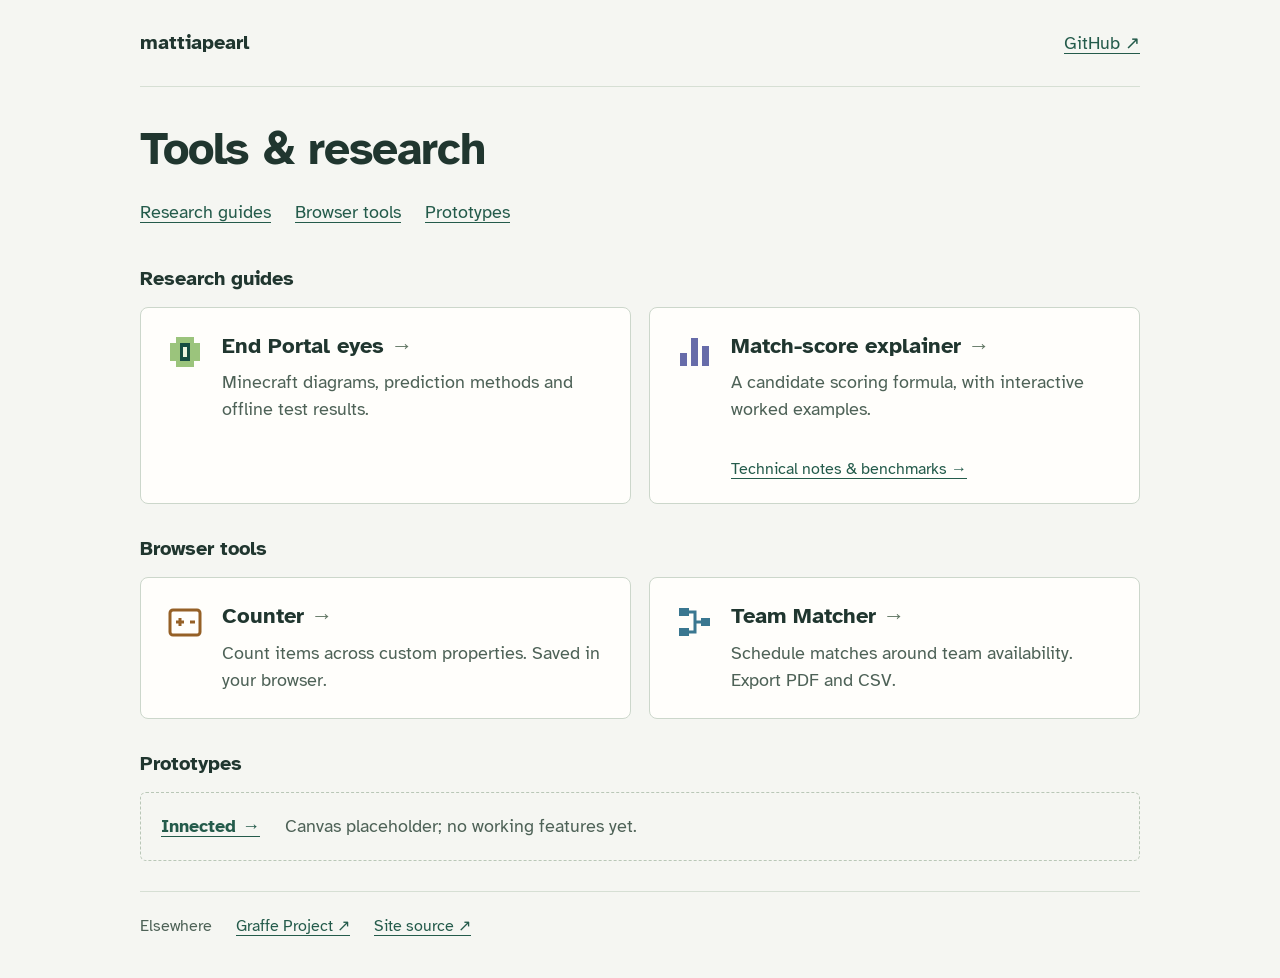
<file: index.html>
<!doctype html>
<html lang="en">
<head>
  <meta charset="utf-8">
  <meta name="viewport" content="width=device-width, initial-scale=1">
  <meta name="description" content="mattiapearl's tools and research: a counter, team matcher, match-score explainer and End Portal eye predictions.">
  <meta property="og:title" content="mattiapearl · Tools & research">
  <meta property="og:description" content="Browser tools, visual research guides and prototypes. All pages in one place.">
  <meta name="color-scheme" content="light">
  <meta http-equiv="Content-Security-Policy" content="default-src 'none'; style-src 'self'; font-src 'self'; img-src 'self' data:; base-uri 'none'; form-action 'none'; object-src 'none'">
  <link rel="canonical" href="https://mattiapearl.github.io/">
  <link rel="stylesheet" href="home.css">
  <link rel="icon" href="data:image/svg+xml,%3Csvg xmlns='http://www.w3.org/2000/svg' viewBox='0 0 32 32'%3E%3Crect width='32' height='32' rx='7' fill='%23244f45'/%3E%3Cpath d='M8 9h6v6H8zm10 0h6v6h-6zM8 19h6v6H8zm10 0h6v6h-6z' fill='%23e8f0da'/%3E%3C/svg%3E">
  <title>mattiapearl · Tools &amp; research</title>
</head>
<body>
<a class="skip-link" href="#main">Skip to projects</a>
<header class="site-header"><a class="brand" href="./">mattiapearl</a><a href="https://github.com/mattiapearl">GitHub ↗</a></header>
<main id="main" tabindex="-1">
  <h1>Tools &amp; research</h1>
  <nav class="section-nav" aria-label="Categories"><a href="#research">Research guides</a><a href="#tools">Browser tools</a><a href="#prototypes">Prototypes</a></nav>

  <section id="research" aria-labelledby="research-title">
    <h2 id="research-title">Research guides</h2>
    <div class="project-grid">
      <article class="project">
        <a class="project-link" href="mcsr-ranked/">
          <svg class="project-icon portal" viewBox="0 0 40 40" aria-hidden="true"><path d="M11 5h18v6h6v18h-6v6H11v-6H5V11h6z" fill="currentColor"/><path d="M15 11h10v18H15z" fill="#174d42"/><path d="M18 15h4v10h-4z" fill="#edf4df"/></svg>
          <div><h3>End Portal eyes <span aria-hidden="true">→</span></h3><p>Minecraft diagrams, prediction methods and offline test results.</p></div>
        </a>
      </article>
      <article class="project">
        <a class="project-link" href="contribution-score/">
          <svg class="project-icon score" viewBox="0 0 40 40" aria-hidden="true"><path d="M6 21h7v13H6zM17 6h7v28h-7zM28 14h7v20h-7z" fill="currentColor"/></svg>
          <div><h3>Match-score explainer <span aria-hidden="true">→</span></h3><p>A candidate scoring formula, with interactive worked examples.</p></div>
        </a>
        <a class="support-link" href="contribution-score/details.html">Technical notes &amp; benchmarks <span aria-hidden="true">→</span></a>
      </article>
    </div>
  </section>

  <section id="tools" aria-labelledby="tools-title">
    <h2 id="tools-title">Browser tools</h2>
    <div class="project-grid">
      <article class="project">
        <a class="project-link" href="counthing.html">
          <svg class="project-icon counter" viewBox="0 0 40 40" aria-hidden="true"><rect x="5" y="8" width="30" height="25" rx="3" fill="none" stroke="currentColor" stroke-width="3"/><path d="M11 20h8m-4-4v8m10-4h5" fill="none" stroke="currentColor" stroke-width="3"/></svg>
          <div><h3>Counter <span aria-hidden="true">→</span></h3><p>Count items across custom properties. Saved in your browser.</p></div>
        </a>
      </article>
      <article class="project">
        <a class="project-link" href="matcher.html">
          <svg class="project-icon matcher" viewBox="0 0 40 40" aria-hidden="true"><path d="M5 6h10v8H5zM5 26h10v8H5zM27 16h9v8h-9z" fill="currentColor"/><path d="M15 10h6v20h-6m6-10h6" fill="none" stroke="currentColor" stroke-width="3"/></svg>
          <div><h3>Team Matcher <span aria-hidden="true">→</span></h3><p>Schedule matches around team availability. Export PDF and CSV.</p></div>
        </a>
      </article>
    </div>
  </section>

  <section id="prototypes" aria-labelledby="prototypes-title">
    <h2 id="prototypes-title">Prototypes</h2>
    <div class="prototype-row"><a href="innected.html">Innected <span aria-hidden="true">→</span></a><p>Canvas placeholder; no working features yet.</p></div>
  </section>
</main>
<footer><span>Elsewhere</span><a href="https://graffeproject.com">Graffe Project ↗</a><a href="https://github.com/mattiapearl/mattiapearl.github.io">Site source ↗</a></footer>
</body>
</html>
</file>
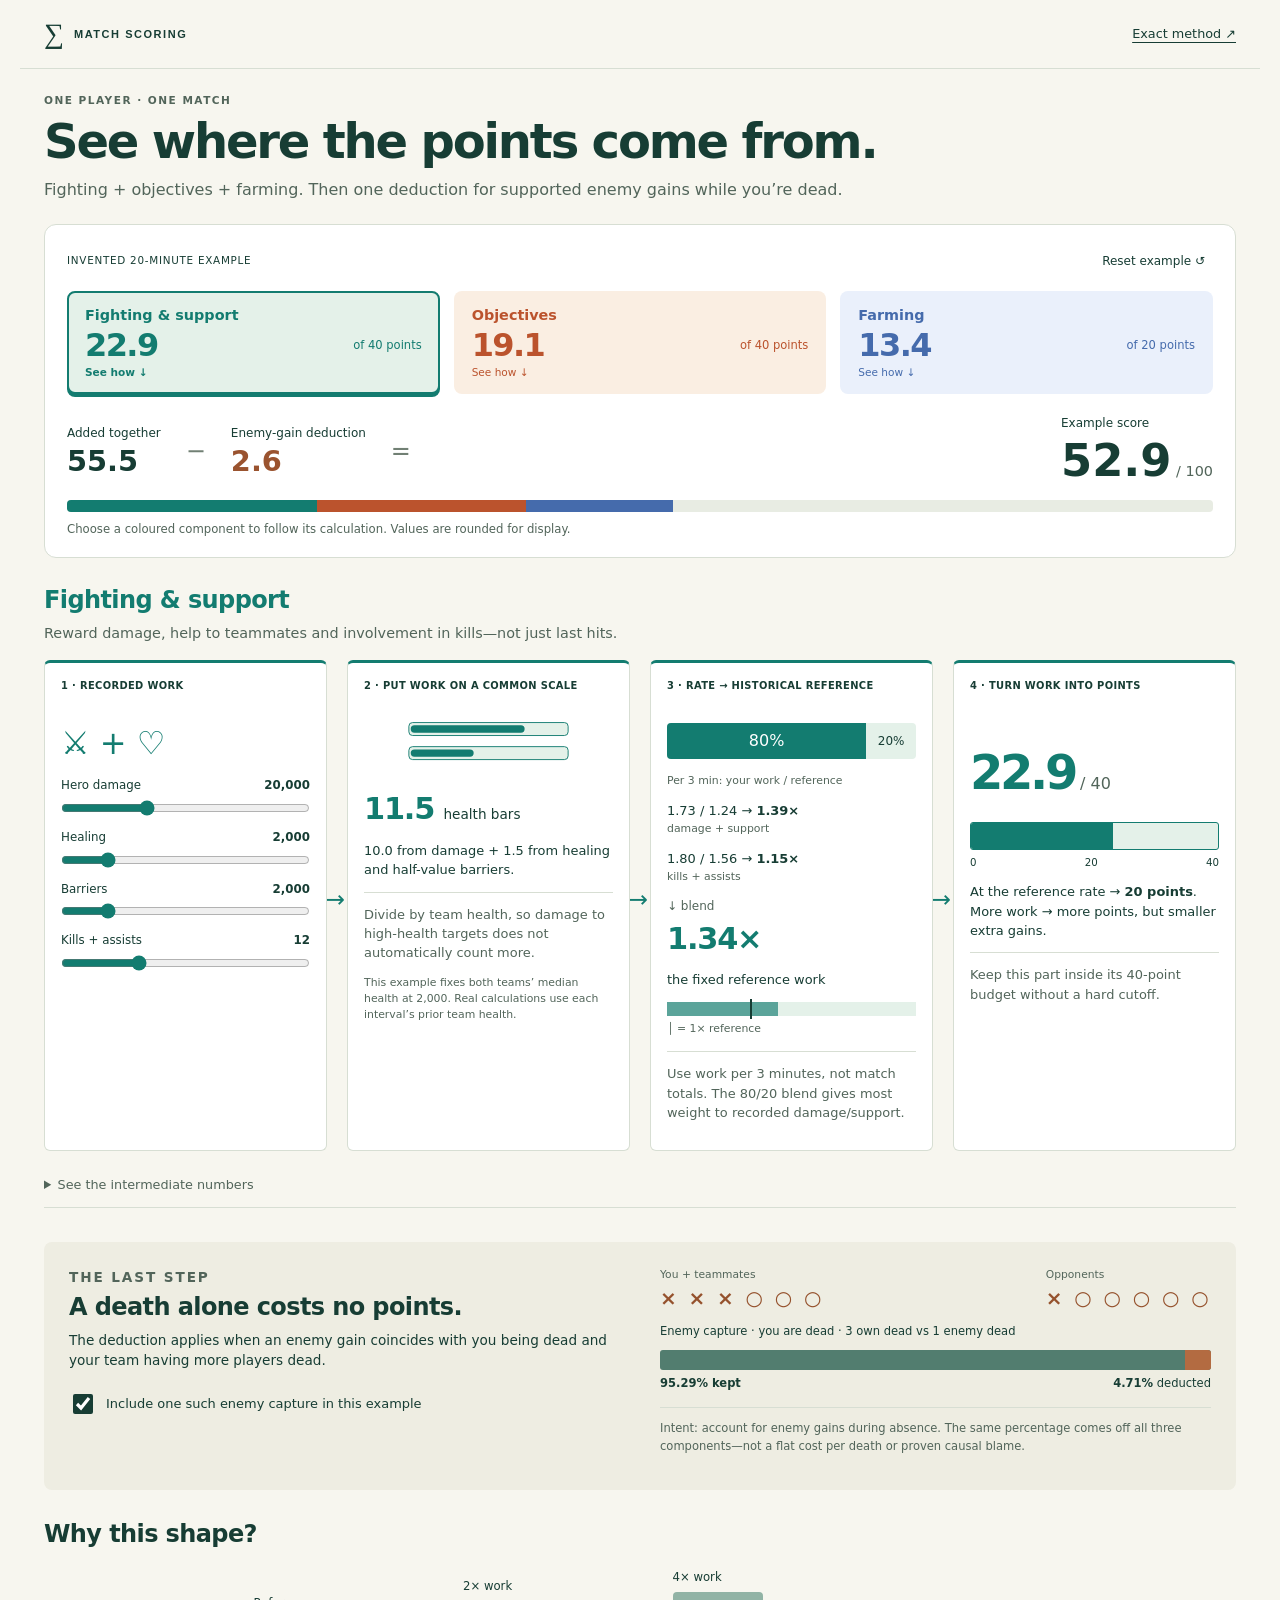
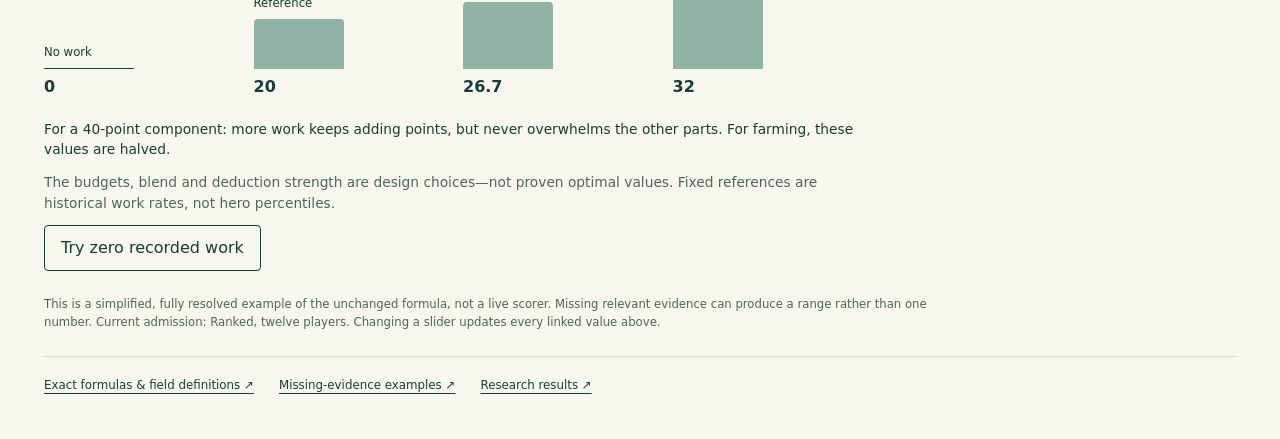
<file: contribution-score/index.html>
<!doctype html>
<html lang="en">
<head>
<meta charset="utf-8"><meta name="viewport" content="width=device-width, initial-scale=1">
<meta name="description" content="See how damage, support, objective work and farming become one player score. A visual, interactive worked example.">
<meta property="og:title" content="How your match score is built"><meta property="og:description" content="Recorded work → component points → one final score. Explore each part visually.">
<meta http-equiv="Content-Security-Policy" content="default-src 'none'; script-src 'self'; style-src 'self'; connect-src 'self'; img-src 'self' data:; base-uri 'none'; form-action 'none'; object-src 'none'">
<title>How your match score is built</title>
<link rel="icon" href="data:image/svg+xml,%3Csvg xmlns='http://www.w3.org/2000/svg' viewBox='0 0 32 32'%3E%3Ctext y='25' font-size='27'%3E%E2%88%91%3C/text%3E%3C/svg%3E">
<link rel="stylesheet" href="./walkthrough.css?v=1"><script type="module" src="./walkthrough.mjs?v=1"></script>
</head>
<body>
<a class="skip" href="#main">Skip to score breakdown</a>
<header><a href="./" class="brand">∑ <span>MATCH SCORING</span></a><a href="./details.html#work">Exact method ↗</a></header>
<main id="main">
<section class="intro"><p class="eyebrow">ONE PLAYER · ONE MATCH</p><h1>See where the points come from.</h1><p>Fighting + objectives + farming. Then one deduction for supported enemy gains while you’re dead.</p></section>
<section class="scoreboard" aria-label="Worked example score">
<div class="example-label"><span>INVENTED 20-MINUTE EXAMPLE</span><button id="reset" type="button">Reset example ↺</button></div>
<div class="components" role="tablist" aria-label="Choose a component to see how it is calculated">
<button class="fight" id="tab-fight" type="button" role="tab" aria-selected="true" aria-controls="fight" data-part="fight"><span class="component-name">Fighting &amp; support</span><strong id="part-0">22.9</strong><span>of 40 points</span><small>See how ↓</small></button>
<button class="objective" id="tab-objective" type="button" role="tab" aria-selected="false" aria-controls="objective" tabindex="-1" data-part="objective"><span class="component-name">Objectives</span><strong id="part-1">19.1</strong><span>of 40 points</span><small>See how ↓</small></button>
<button class="economy" id="tab-economy" type="button" role="tab" aria-selected="false" aria-controls="economy" tabindex="-1" data-part="economy"><span class="component-name">Farming</span><strong id="part-2">13.4</strong><span>of 20 points</span><small>See how ↓</small></button>
</div>
<div class="total-flow"><div><span>Added together</span><b id="gross">55.5</b></div><span class="operator">−</span><div class="deduction"><span>Enemy-gain deduction</span><b id="deduction">2.6</b></div><span class="operator">=</span><div class="final"><span>Example score</span><b><output id="score">52.9</output><small> / 100</small></b></div></div>
<div id="score-strip" class="score-strip" aria-hidden="true"><i class="fight"></i><i class="objective"></i><i class="economy"></i></div>
<p class="hint">Choose a coloured component to follow its calculation. Values are rounded for display.</p>
<p id="score-announcement" class="sr-only" aria-live="polite" aria-atomic="true"></p>
</section>
<noscript><p class="notice">Enable JavaScript to change the example or switch components. The initial fighting calculation is shown below.</p></noscript>

<section id="fight" class="breakdown fight" role="tabpanel" aria-labelledby="tab-fight" tabindex="0">
<div class="section-title"><h2>Fighting &amp; support</h2><p>Reward damage, help to teammates and involvement in kills—not just last hits.</p></div>
<div class="pipeline">
<article class="step"><span class="step-label">1 · RECORDED WORK</span><div class="icon" aria-hidden="true">⚔ + ♡</div><div class="controls"><label>Hero damage <output id="damage-value" for="damage">20,000</output><input id="damage" type="range" min="0" max="60000" step="1000" value="20000"></label><label>Healing <output id="healing-value" for="healing">2,000</output><input id="healing" type="range" min="0" max="12000" step="500" value="2000"></label><label>Barriers <output id="barriers-value" for="barriers">2,000</output><input id="barriers" type="range" min="0" max="12000" step="500" value="2000"></label><label>Kills + assists <output id="takedowns-value" for="takedowns">12</output><input id="takedowns" type="range" min="0" max="40" step="1" value="12"></label></div></article>
<article class="step"><span class="step-label">2 · PUT WORK ON A COMMON SCALE</span><svg class="health-icon" viewBox="0 0 180 54" aria-hidden="true"><rect x="4" y="6" width="172" height="14" rx="4"/><path d="M10 13h115"/><rect x="4" y="32" width="172" height="14" rx="4"/><path d="M10 39h60"/></svg><b class="big"><span id="health-count">11.5</span> <small>health bars</small></b><p><span id="damage-health">10.0</span> from damage + <span id="support-health">1.5</span> from healing and half-value barriers.</p><p class="why">Divide by team health, so damage to high-health targets does not automatically count more.</p><small>This example fixes both teams’ median health at 2,000. Real calculations use each interval’s prior team health.</small></article>
<article class="step"><span class="step-label">3 · RATE → HISTORICAL REFERENCE</span><div class="blend" aria-label="80 percent damage and support, 20 percent participation"><span>80%</span><span>20%</span></div><div class="rate-comparison"><small>Per 3 min: your work / reference</small><p><span id="health-rate">1.73</span> / 1.24 → <b id="physical-ratio">1.39×</b><small>damage + support</small></p><p><span id="participation-rate">1.80</span> / 1.56 → <b id="participation-ratio">1.15×</b><small>kills + assists</small></p></div><div class="down-arrow" aria-hidden="true">↓ blend</div><b id="ratio-0" class="big">1.34×</b><p>the fixed reference work</p><div class="ratio-track" aria-hidden="true"><i id="ratio-bar-0"></i><span id="reference-mark-0"></span></div><small class="marker-label">│ = 1× reference</small><p class="why">Use work per 3 minutes, not match totals. The 80/20 blend gives most weight to recorded damage/support.</p></article>
<article class="step points"><span class="step-label">4 · TURN WORK INTO POINTS</span><b class="point-number"><span id="points-0">22.9</span><small> / 40</small></b><div class="point-track" aria-hidden="true"><i id="fill-0"></i></div><div class="point-axis"><span>0</span><span>20</span><span>40</span></div><p>At the reference rate → <b>20 points</b>.<br>More work → more points, but smaller extra gains.</p><p class="why">Keep this part inside its 40-point budget without a hard cutoff.</p></article>
</div>
<details><summary>See the intermediate numbers</summary><p>Divide the 20-minute totals by 20 and multiply by 3 to get a three-minute rate. Full-precision references: damage/support 1.2422474822178062; kills + assists 1.561217977609064. Mix those ratios 80/20, then apply the point curve.</p></details>
</section>

<section id="objective" class="breakdown objective" role="tabpanel" aria-labelledby="tab-objective" tabindex="0" hidden>
<div class="section-title"><h2>Objectives</h2><p>Reward recorded damage around friendly completions—not merely being on the team.</p></div>
<div class="pipeline">
<article class="step"><span class="step-label">1 · DAMAGE NEAR COMPLETIONS</span><div class="towers" aria-hidden="true">♜ ♜ ♜</div><b>3 friendly completions</b><p>You are alive at all three. They fall in one 3-minute damage interval.</p><div class="controls"><label>Your objective damage <output id="boss-value" for="boss">6,000</output><input id="boss" type="range" min="0" max="18000" step="500" value="6000"></label></div><p>Team damage: <b>18,000</b></p></article>
<article class="step"><span class="step-label">2 · TAKE A CAUTIOUS SHARE</span><div class="share-picture" aria-hidden="true"><i id="share-fill"></i></div><b id="share-percent" class="big">27.4%</b><p>Your damage ÷<br>(team damage + <b>3,902</b> evidence buffer)</p><p class="why">The buffer reduces credit when the damage evidence is thin. Some credit stays unallocated.</p><small>The damage counter covers the interval, not individual targets. This is a proxy, not proven attribution.</small></article>
<article class="step"><span class="step-label">3 · COUNT ELIGIBLE CREDIT</span><div class="event-dots" aria-hidden="true"><i>✓</i><i>✓</i><i>✓</i></div><b class="big"><span id="objective-units">0.82</span> <small>units</small></b><p>Your share × 3 completions<br>→ <b id="objective-rate">0.123</b> units per 3 min<br>→ compare with reference <b>0.135</b></p><b id="ratio-1" class="ratio-number">0.91×</b><div class="ratio-track" aria-hidden="true"><i id="ratio-bar-1"></i><span id="reference-mark-1"></span></div><small class="marker-label">│ = 1× reference</small><p class="why">Dead at a friendly completion? No earned credit for that event.</p></article>
<article class="step points"><span class="step-label">4 · TURN WORK INTO POINTS</span><b class="point-number"><span id="points-1">19.1</span><small> / 40</small></b><div class="point-track" aria-hidden="true"><i id="fill-1"></i></div><div class="point-axis"><span>0</span><span>20</span><span>40</span></div><p>At the reference rate → <b>20 points</b>. More work adds points, with smaller extra gains.</p><p class="why">Objectives have the same point budget as fighting. That is a chosen balance, not a measured exchange rate.</p></article>
</div>
<details><summary>See the intermediate numbers</summary><p>Multiply the credited units by 3/20 for the three-minute rate, then divide by the full reference 0.13490002814390184. The full evidence buffer for this 180-second interval is 3901.9950997238093. Each eligible structure completion or reported claim contributes one event budget. Rejuvenator ownership follows the claimant; its clock is a <strong>claim-timing proxy, not a pickup timestamp</strong>. The claim is counted once.</p></details>
</section>

<section id="economy" class="breakdown economy" role="tabpanel" aria-labelledby="tab-economy" tabindex="0" hidden>
<div class="section-title"><h2>Farming</h2><p>Reward personal farm income backed by recorded farming—not total wealth or teammate income.</p></div>
<div class="pipeline">
<article class="step"><span class="step-label">1 · RECORDED FARM RECEIPTS</span><div class="coins" aria-hidden="true"><i></i><i></i><i></i></div><div class="controls"><label>Lane + neutral gold <output id="gold-value" for="gold">18,000</output><input id="gold" type="range" min="0" max="40000" step="1000" value="18000"></label></div><p>Only intervals with recorded creep kills, neutral kills or denies qualify.</p></article>
<article class="step"><span class="step-label">2 · TURN TOTAL INTO A RATE</span><div class="clock" aria-hidden="true">◷</div><b id="farm-rate" class="big">2,700</b><p>eligible gold per 3 minutes<br>across 20 observed minutes</p><p class="why">A longer match should not earn a higher score just for lasting longer.</p></article>
<article class="step"><span class="step-label">3 · COMPARE WITH THE REFERENCE</span><div class="reference-pair"><span>Reference <b>1,316</b></span><span>Your rate <b id="farm-comparison">2,700</b></span></div><b id="ratio-2" class="big">2.05×</b><p>the fixed reference farm rate</p><div class="ratio-track" aria-hidden="true"><i id="ratio-bar-2"></i><span id="reference-mark-2"></span></div><small class="marker-label">│ = 1× reference</small><p class="why">Compare with a fixed historical scale—not how rich your current teammates are.</p></article>
<article class="step points"><span class="step-label">4 · TURN WORK INTO POINTS</span><b class="point-number"><span id="points-2">13.4</span><small> / 20</small></b><div class="point-track" aria-hidden="true"><i id="fill-2"></i></div><div class="point-axis"><span>0</span><span>10</span><span>20</span></div><p>At the reference rate → <b>10 points</b>. Twice the rate earns about 13.3, not 20.</p><p class="why">Farming gets a smaller, 20-point budget so wealth alone cannot dominate the score.</p></article>
</div>
</section>

<section class="adjustment" aria-labelledby="adjustment-title"><div><p class="eyebrow">THE LAST STEP</p><h2 id="adjustment-title">A death alone costs no points.</h2><p>The deduction applies when an enemy gain coincides with you being dead and your team having more players dead.</p><label class="toggle"><input id="gain" type="checkbox" checked> Include one such enemy capture in this example</label></div><div class="loss-visual"><div class="dead-teams" aria-hidden="true"><span>You + teammates<br><b>× × × ○ ○ ○</b></span><span>Opponents<br><b>× ○ ○ ○ ○ ○</b></span></div><p id="event-state">Enemy capture · you are dead · 3 own dead vs 1 enemy dead</p><div class="retention-track" aria-hidden="true"><i id="loss-strip"></i></div><div class="retention-labels"><b id="retained">95.29% kept</b><span><b id="deduction-percent">4.71%</b> deducted</span></div><p class="why">Intent: account for enemy gains during absence. The same percentage comes off all three components—not a flat cost per death or proven causal blame.</p></div></section>

<section class="plain-notes"><h2>Why this shape?</h2><div class="curve-steps" aria-label="For a forty-point component: no work earns zero; reference work earns twenty; twice reference earns 26.7; four times reference earns thirty-two"><div><span>No work</span><i class="level zero-level"></i><b>0</b></div><div><span>Reference</span><i class="level one-level"></i><b>20</b></div><div><span>2× work</span><i class="level two-level"></i><b>26.7</b></div><div><span>4× work</span><i class="level four-level"></i><b>32</b></div></div><p>For a 40-point component: more work keeps adding points, but never overwhelms the other parts. For farming, these values are halved.</p><p class="muted">The budgets, blend and deduction strength are design choices—not proven optimal values. Fixed references are historical work rates, not hero percentiles.</p><button id="zero" type="button">Try zero recorded work</button></section>
<p class="footnote">This is a simplified, fully resolved example of the unchanged formula, not a live scorer. Missing relevant evidence can produce a range rather than one number. Current admission: Ranked, twelve players. Changing a slider updates every linked value above.</p>
<footer><a href="./details.html#work">Exact formulas &amp; field definitions ↗</a><a href="./details.html#uncertainty">Missing-evidence examples ↗</a><a href="./details.html#benchmark">Research results ↗</a></footer>
</main>
</body></html>
</file>
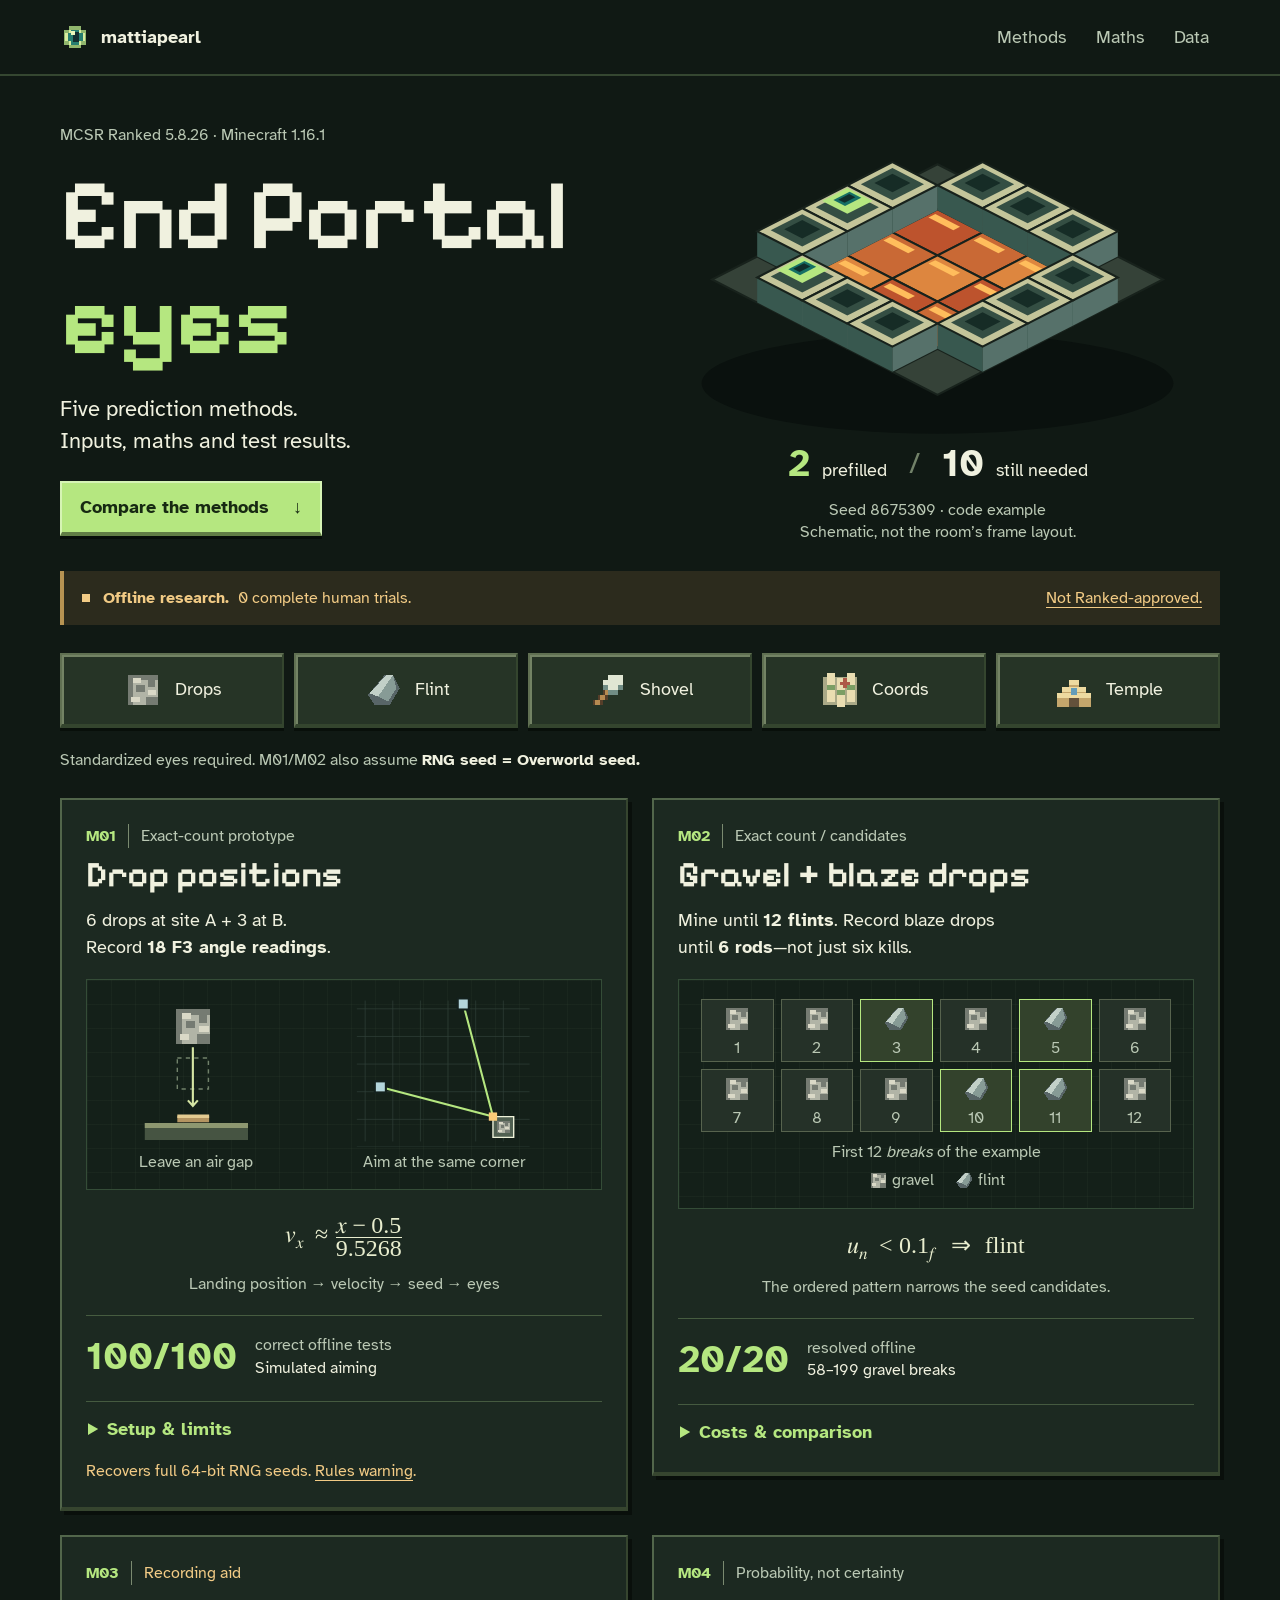
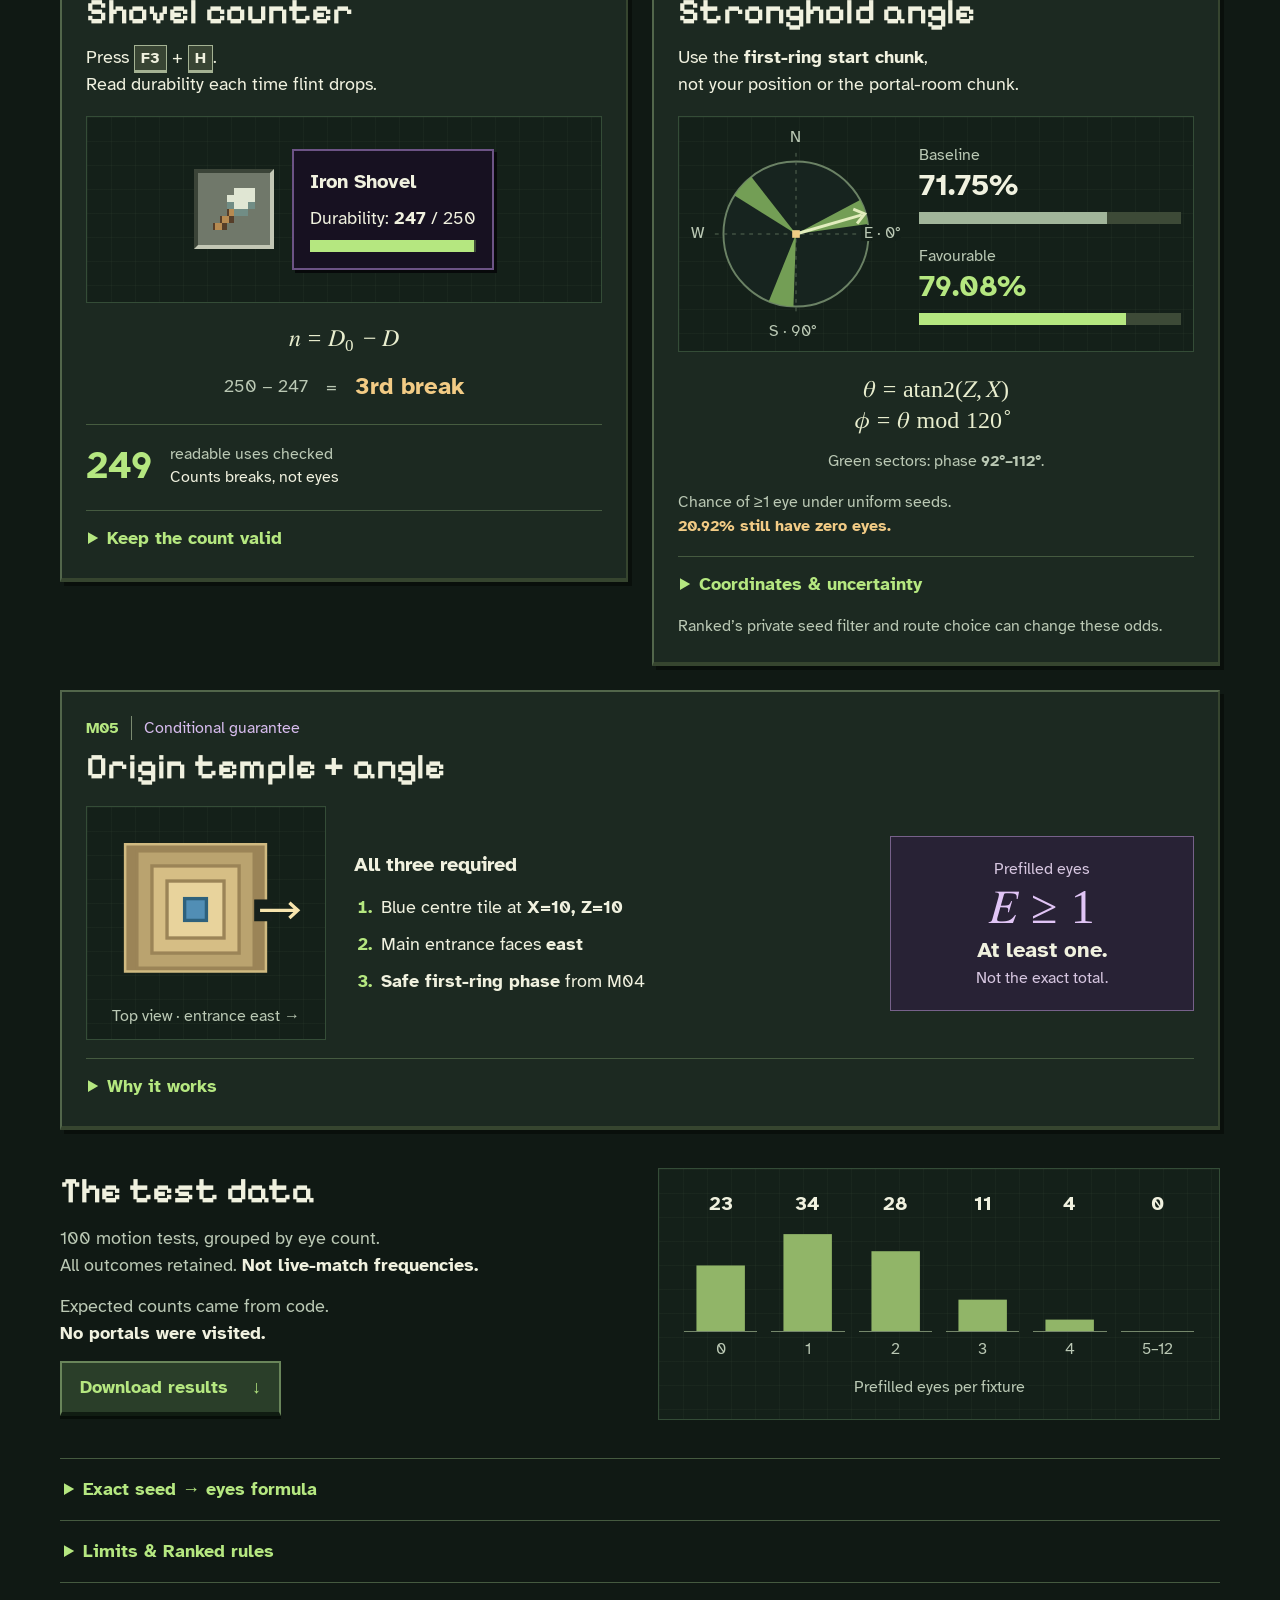
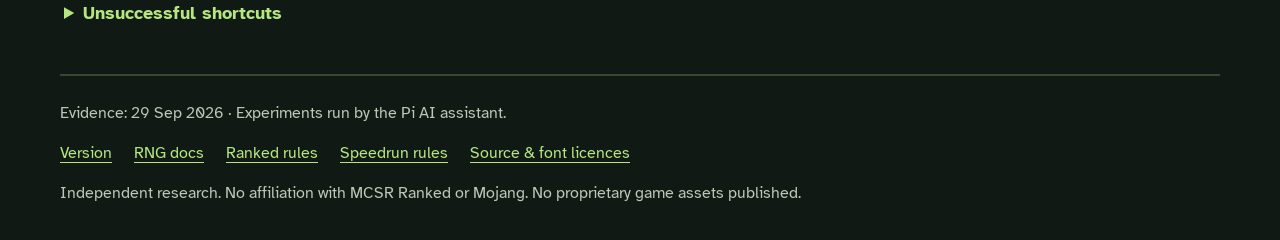
<file: mcsr-ranked/index.html>
<!doctype html>
<html lang="en">
<head>
  <meta charset="utf-8">
  <meta name="viewport" content="width=device-width, initial-scale=1">
  <meta name="description" content="Five visual methods for predicting End Portal eyes: drop positions, gravel, durability, stronghold angles and an origin temple. Offline results, not proven gameplay methods.">
  <meta property="og:title" content="End Portal eyes · visual guide">
  <meta property="og:description" content="Diagrams, results and the maths. MCSR Ranked 5.8.26 / Minecraft 1.16.1. Offline research only.">
  <meta property="og:type" content="article">
  <meta property="og:url" content="https://mattiapearl.github.io/mcsr-ranked/">
  <meta name="color-scheme" content="dark">
  <meta http-equiv="Content-Security-Policy" content="default-src 'none'; style-src 'self'; font-src 'self'; img-src 'self' data:; base-uri 'none'; form-action 'none'; object-src 'none'">
  <link rel="canonical" href="https://mattiapearl.github.io/mcsr-ranked/">
  <link rel="icon" href="data:image/svg+xml,%3Csvg xmlns='http://www.w3.org/2000/svg' viewBox='0 0 24 24'%3E%3Cpath fill='%23b5e780' d='M6 3h12v3h3v12h-3v3H6v-3H3V6h3z'/%3E%3Cpath fill='%23277e70' d='M8 6h8v12H8z'/%3E%3Cpath fill='%23111e18' d='M10 8h4v8h-4z'/%3E%3C/svg%3E">
  <link rel="preload" href="./assets/fonts/atkinson-400.woff2" as="font" type="font/woff2" crossorigin>
  <link rel="preload" href="./assets/fonts/pixelify-600.woff2" as="font" type="font/woff2" crossorigin>
  <link rel="stylesheet" href="./style.css?v=2">
  <title>End Portal eyes · mattiapearl</title>
</head>
<body>
<svg class="sprites" xmlns="http://www.w3.org/2000/svg" aria-hidden="true"><defs><symbol id="icon-eye" viewBox="0 0 24 24" shape-rendering="crispEdges"><path fill="#90b66d" d="M7 3h10v3h4v12h-4v3H7v-3H3V6h4z"/><path fill="#d8ec9f" d="M7 6h10v3h3v6h-3v3H7v-3H4V9h3z"/><path fill="#277e70" d="M9 6h6v3h3v6h-3v3H9v-3H6V9h3z"/><path fill="#142f31" d="M10 8h5v8h-5z"/><path fill="#eaf8bd" d="M9 7h3v3H9z"/></symbol><symbol id="icon-gravel" viewBox="0 0 24 24" shape-rendering="crispEdges"><path fill="#b1b4a6" d="M3 3h18v18H3z"/><path fill="#757b72" d="M3 3h18v3H6v15H3zM8 9h5v4H8zM15 5h4v5h-4zM14 16h7v5h-7z"/><path fill="#dad9c7" d="M6 5h5v3H6zM15 12h5v3h-5zM5 16h5v3H5z"/></symbol><symbol id="icon-flint" viewBox="0 0 24 24" shape-rendering="crispEdges"><path fill="#586567" d="M3 15L13 3h5l4 8-6 10H7z"/><path fill="#c2d0c8" d="M4 14L14 3h4L9 16z"/><path fill="#879b96" d="M9 16l9-13 2 8-5 8z"/></symbol><symbol id="icon-rod" viewBox="0 0 24 24" shape-rendering="crispEdges"><path fill="#784722" d="M2 17h4v-4h4V9h4V5h4V2h4v7h-4v4h-4v4h-4v4H2z"/><path fill="#ffd16c" d="M3 17h4v-4h4V9h4V5h5v3h-4v4h-4v4H8v4H3z"/><path fill="#ffef9a" d="M15 5h5v3h-5zM7 13h4v3H7z"/></symbol><symbol id="icon-shovel" viewBox="0 0 24 24" shape-rendering="crispEdges"><path fill="#563e29" d="M3 18h3v-3h3v-3h3V9h3v6h-3v3H9v3H3z"/><path fill="#b68a51" d="M4 18h3v-3h3v-3h3v3h-3v3H7v3H4z"/><path fill="#718d85" d="M12 3h9v9h-3v3h-6v-3H9V6h3z"/><path fill="#e0e6d3" d="M12 3h9v6h-3v3h-6V9H9V6h3z"/></symbol><symbol id="icon-map" viewBox="0 0 24 24" shape-rendering="crispEdges"><path fill="#aaa987" d="M2 4h20v17H2z"/><path fill="#e9ddb1" d="M4 2h5v17H4zM10 5h5v17h-5zM16 2h5v17h-5z"/><path fill="#7b9e64" d="M4 9h5v3H4zM10 12h5v3h-5zM16 9h5v3h-5z"/><path fill="#ae5847" d="M14 5h2v2h2v2h-2v2h-2V9h-2V7h2z"/></symbol><symbol id="icon-temple" viewBox="0 0 24 24" shape-rendering="crispEdges"><path fill="#c4a66c" d="M2 14h3v-4h4V6h6v4h4v4h3v8H2z"/><path fill="#eddaa0" d="M2 14h20v3H2zM5 10h14v3H5zM9 6h6v3H9z"/><path fill="#63513b" d="M9 17h6v5H9z"/><path fill="#639cb9" d="M10 11h4v4h-4z"/></symbol></defs></svg>
<a class="skip-link" href="#main">Skip to methods</a>
<header class="site-header"><a class="brand" href="../"><svg class="pixel-icon" viewBox="0 0 24 24" aria-hidden="true"><use href="#icon-eye"/></svg> <span>mattiapearl</span></a><nav aria-label="Page"><a href="#overview">Methods</a><a href="#shared-math">Maths</a><a href="#evidence">Data</a></nav></header>
<main id="main" tabindex="-1">
  <section class="hero" aria-labelledby="title">
    <div class="hero-copy">
      <p class="version">MCSR Ranked 5.8.26 · Minecraft 1.16.1</p>
      <h1 id="title">End Portal<br><span>eyes</span></h1>
      <p class="hero-lede">Five prediction methods.<br>Inputs, maths and test results.</p>
      <a class="button" href="#overview">Compare the methods <span aria-hidden="true">↓</span></a>
    </div>
    <figure class="portal-visual" data-visual="portal">
      <svg viewBox="0 0 520 310" role="img" aria-labelledby="portal-title" xmlns="http://www.w3.org/2000/svg"><title id="portal-title">Illustration of an incomplete portal with 2 filled and 10 empty frames. Positions are schematic.</title><ellipse cx="260" cy="255" rx="225" ry="48" fill="#0a110e"/><polygon points="260.0,46.0 303.0,68.0 260.0,90.0 217.0,68.0" fill="#354238" stroke="#18221c" stroke-width="2"/><polygon points="217.0,68.0 260.0,90.0 217.0,112.0 174.0,90.0" fill="#354238" stroke="#18221c" stroke-width="2"/><polygon points="303.0,68.0 346.0,90.0 303.0,112.0 260.0,90.0" fill="#354238" stroke="#18221c" stroke-width="2"/><polygon points="174.0,90.0 217.0,112.0 174.0,134.0 131.0,112.0" fill="#354238" stroke="#18221c" stroke-width="2"/><polygon points="260.0,90.0 303.0,112.0 260.0,134.0 217.0,112.0" fill="#354238" stroke="#18221c" stroke-width="2"/><polygon points="346.0,90.0 389.0,112.0 346.0,134.0 303.0,112.0" fill="#354238" stroke="#18221c" stroke-width="2"/><polygon points="131.0,112.0 174.0,134.0 131.0,156.0 88.0,134.0" fill="#354238" stroke="#18221c" stroke-width="2"/><polygon points="217.0,112.0 260.0,134.0 217.0,156.0 174.0,134.0" fill="#354238" stroke="#18221c" stroke-width="2"/><polygon points="303.0,112.0 346.0,134.0 303.0,156.0 260.0,134.0" fill="#354238" stroke="#18221c" stroke-width="2"/><polygon points="389.0,112.0 432.0,134.0 389.0,156.0 346.0,134.0" fill="#354238" stroke="#18221c" stroke-width="2"/><polygon points="88.0,134.0 131.0,156.0 88.0,178.0 45.0,156.0" fill="#354238" stroke="#18221c" stroke-width="2"/><polygon points="174.0,134.0 217.0,156.0 174.0,178.0 131.0,156.0" fill="#354238" stroke="#18221c" stroke-width="2"/><polygon points="260.0,134.0 303.0,156.0 260.0,178.0 217.0,156.0" fill="#354238" stroke="#18221c" stroke-width="2"/><polygon points="346.0,134.0 389.0,156.0 346.0,178.0 303.0,156.0" fill="#354238" stroke="#18221c" stroke-width="2"/><polygon points="432.0,134.0 475.0,156.0 432.0,178.0 389.0,156.0" fill="#354238" stroke="#18221c" stroke-width="2"/><polygon points="131.0,156.0 174.0,178.0 131.0,200.0 88.0,178.0" fill="#354238" stroke="#18221c" stroke-width="2"/><polygon points="217.0,156.0 260.0,178.0 217.0,200.0 174.0,178.0" fill="#354238" stroke="#18221c" stroke-width="2"/><polygon points="303.0,156.0 346.0,178.0 303.0,200.0 260.0,178.0" fill="#354238" stroke="#18221c" stroke-width="2"/><polygon points="389.0,156.0 432.0,178.0 389.0,200.0 346.0,178.0" fill="#354238" stroke="#18221c" stroke-width="2"/><polygon points="174.0,178.0 217.0,200.0 174.0,222.0 131.0,200.0" fill="#354238" stroke="#18221c" stroke-width="2"/><polygon points="260.0,178.0 303.0,200.0 260.0,222.0 217.0,200.0" fill="#354238" stroke="#18221c" stroke-width="2"/><polygon points="346.0,178.0 389.0,200.0 346.0,222.0 303.0,200.0" fill="#354238" stroke="#18221c" stroke-width="2"/><polygon points="217.0,200.0 260.0,222.0 217.0,244.0 174.0,222.0" fill="#354238" stroke="#18221c" stroke-width="2"/><polygon points="303.0,200.0 346.0,222.0 303.0,244.0 260.0,222.0" fill="#354238" stroke="#18221c" stroke-width="2"/><polygon points="260.0,222.0 303.0,244.0 260.0,266.0 217.0,244.0" fill="#354238" stroke="#18221c" stroke-width="2"/><polygon points="260.0,89.0 303.0,111.0 260.0,133.0 217.0,111.0" fill="#bd532d" stroke="#18221c" stroke-width="2"/><polygon points="257.9,93.5 281.5,105.6 275.1,108.9 251.4,96.8" fill="#ffbd5c" /><polygon points="217.0,111.0 260.0,133.0 217.0,155.0 174.0,133.0" fill="#c96935" stroke="#18221c" stroke-width="2"/><polygon points="214.9,115.5 238.5,127.6 232.1,130.9 208.4,118.8" fill="#ffbd5c" /><polygon points="174.0,133.0 217.0,155.0 174.0,177.0 131.0,155.0" fill="#dd863f" stroke="#18221c" stroke-width="2"/><polygon points="171.9,137.5 195.5,149.6 189.1,152.9 165.4,140.8" fill="#ffbd5c" /><polygon points="303.0,111.0 346.0,133.0 303.0,155.0 260.0,133.0" fill="#c96935" stroke="#18221c" stroke-width="2"/><polygon points="300.9,115.5 324.5,127.6 318.1,130.9 294.4,118.8" fill="#ffbd5c" /><polygon points="260.0,133.0 303.0,155.0 260.0,177.0 217.0,155.0" fill="#dd863f" stroke="#18221c" stroke-width="2"/><polygon points="257.9,137.5 281.5,149.6 275.1,152.9 251.4,140.8" fill="#ffbd5c" /><polygon points="217.0,155.0 260.0,177.0 217.0,199.0 174.0,177.0" fill="#bd532d" stroke="#18221c" stroke-width="2"/><polygon points="214.9,159.5 238.5,171.6 232.1,174.9 208.4,162.8" fill="#ffbd5c" /><polygon points="346.0,133.0 389.0,155.0 346.0,177.0 303.0,155.0" fill="#dd863f" stroke="#18221c" stroke-width="2"/><polygon points="343.9,137.5 367.5,149.6 361.0,152.9 337.4,140.8" fill="#ffbd5c" /><polygon points="303.0,155.0 346.0,177.0 303.0,199.0 260.0,177.0" fill="#bd532d" stroke="#18221c" stroke-width="2"/><polygon points="300.9,159.5 324.5,171.6 318.1,174.9 294.4,162.8" fill="#ffbd5c" /><polygon points="260.0,177.0 303.0,199.0 260.0,221.0 217.0,199.0" fill="#c96935" stroke="#18221c" stroke-width="2"/><polygon points="257.9,181.5 281.5,193.6 275.1,196.9 251.4,184.8" fill="#ffbd5c" /><g class="portal-frame"><polygon points="260.0,66.0 217.0,88.0 217.0,112.0 260.0,90.0" fill="#56716a" /><polygon points="217.0,88.0 174.0,66.0 174.0,90.0 217.0,112.0" fill="#38584f" /><polygon points="217.0,44.0 260.0,66.0 217.0,88.0 174.0,66.0" fill="#c4c59a" stroke="#18221c" stroke-width="2"/><polygon points="217.0,49.6 247.1,65.0 217.0,80.4 186.9,65.0" fill="#344e43" /><polygon points="217.0,55.2 234.2,64.0 217.0,72.8 199.8,64.0" fill="#162c26" /></g><g class="portal-frame"><polygon points="346.0,66.0 303.0,88.0 303.0,112.0 346.0,90.0" fill="#56716a" /><polygon points="303.0,88.0 260.0,66.0 260.0,90.0 303.0,112.0" fill="#38584f" /><polygon points="303.0,44.0 346.0,66.0 303.0,88.0 260.0,66.0" fill="#c4c59a" stroke="#18221c" stroke-width="2"/><polygon points="303.0,49.6 333.1,65.0 303.0,80.4 272.9,65.0" fill="#344e43" /><polygon points="303.0,55.2 320.2,64.0 303.0,72.8 285.8,64.0" fill="#162c26" /></g><g class="portal-frame prefilled"><polygon points="217.0,88.0 174.0,110.0 174.0,134.0 217.0,112.0" fill="#56716a" /><polygon points="174.0,110.0 131.0,88.0 131.0,112.0 174.0,134.0" fill="#38584f" /><polygon points="174.0,66.0 217.0,88.0 174.0,110.0 131.0,88.0" fill="#c4c59a" stroke="#18221c" stroke-width="2"/><polygon points="174.0,71.6 204.1,87.0 174.0,102.4 143.9,87.0" fill="#344e43" /><polygon points="174.0,68.7 198.1,81.0 174.0,93.3 149.9,81.0" fill="#b5e780" /><polygon points="176.2,72.2 187.3,77.9 171.8,85.8 160.7,80.1" fill="#166f65" /><polygon points="175.7,74.5 181.7,77.6 171.4,82.8 165.4,79.8" fill="#112e2c" /></g><g class="portal-frame"><polygon points="389.0,88.0 346.0,110.0 346.0,134.0 389.0,112.0" fill="#56716a" /><polygon points="346.0,110.0 303.0,88.0 303.0,112.0 346.0,134.0" fill="#38584f" /><polygon points="346.0,66.0 389.0,88.0 346.0,110.0 303.0,88.0" fill="#c4c59a" stroke="#18221c" stroke-width="2"/><polygon points="346.0,71.6 376.1,87.0 346.0,102.4 315.9,87.0" fill="#344e43" /><polygon points="346.0,77.2 363.2,86.0 346.0,94.8 328.8,86.0" fill="#162c26" /></g><g class="portal-frame"><polygon points="174.0,110.0 131.0,132.0 131.0,156.0 174.0,134.0" fill="#56716a" /><polygon points="131.0,132.0 88.0,110.0 88.0,134.0 131.0,156.0" fill="#38584f" /><polygon points="131.0,88.0 174.0,110.0 131.0,132.0 88.0,110.0" fill="#c4c59a" stroke="#18221c" stroke-width="2"/><polygon points="131.0,93.6 161.1,109.0 131.0,124.4 100.9,109.0" fill="#344e43" /><polygon points="131.0,99.2 148.2,108.0 131.0,116.8 113.8,108.0" fill="#162c26" /></g><g class="portal-frame"><polygon points="432.0,110.0 389.0,132.0 389.0,156.0 432.0,134.0" fill="#56716a" /><polygon points="389.0,132.0 346.0,110.0 346.0,134.0 389.0,156.0" fill="#38584f" /><polygon points="389.0,88.0 432.0,110.0 389.0,132.0 346.0,110.0" fill="#c4c59a" stroke="#18221c" stroke-width="2"/><polygon points="389.0,93.6 419.1,109.0 389.0,124.4 358.9,109.0" fill="#344e43" /><polygon points="389.0,99.2 406.2,108.0 389.0,116.8 371.8,108.0" fill="#162c26" /></g><g class="portal-frame prefilled"><polygon points="174.0,154.0 131.0,176.0 131.0,200.0 174.0,178.0" fill="#56716a" /><polygon points="131.0,176.0 88.0,154.0 88.0,178.0 131.0,200.0" fill="#38584f" /><polygon points="131.0,132.0 174.0,154.0 131.0,176.0 88.0,154.0" fill="#c4c59a" stroke="#18221c" stroke-width="2"/><polygon points="131.0,137.6 161.1,153.0 131.0,168.4 100.9,153.0" fill="#344e43" /><polygon points="131.0,134.7 155.1,147.0 131.0,159.3 106.9,147.0" fill="#b5e780" /><polygon points="133.1,138.2 144.3,143.9 128.8,151.8 117.7,146.1" fill="#166f65" /><polygon points="132.7,140.5 138.7,143.6 128.4,148.8 122.4,145.8" fill="#112e2c" /></g><g class="portal-frame"><polygon points="432.0,154.0 389.0,176.0 389.0,200.0 432.0,178.0" fill="#56716a" /><polygon points="389.0,176.0 346.0,154.0 346.0,178.0 389.0,200.0" fill="#38584f" /><polygon points="389.0,132.0 432.0,154.0 389.0,176.0 346.0,154.0" fill="#c4c59a" stroke="#18221c" stroke-width="2"/><polygon points="389.0,137.6 419.1,153.0 389.0,168.4 358.9,153.0" fill="#344e43" /><polygon points="389.0,143.2 406.2,152.0 389.0,160.8 371.8,152.0" fill="#162c26" /></g><g class="portal-frame"><polygon points="217.0,176.0 174.0,198.0 174.0,222.0 217.0,200.0" fill="#56716a" /><polygon points="174.0,198.0 131.0,176.0 131.0,200.0 174.0,222.0" fill="#38584f" /><polygon points="174.0,154.0 217.0,176.0 174.0,198.0 131.0,176.0" fill="#c4c59a" stroke="#18221c" stroke-width="2"/><polygon points="174.0,159.6 204.1,175.0 174.0,190.4 143.9,175.0" fill="#344e43" /><polygon points="174.0,165.2 191.2,174.0 174.0,182.8 156.8,174.0" fill="#162c26" /></g><g class="portal-frame"><polygon points="389.0,176.0 346.0,198.0 346.0,222.0 389.0,200.0" fill="#56716a" /><polygon points="346.0,198.0 303.0,176.0 303.0,200.0 346.0,222.0" fill="#38584f" /><polygon points="346.0,154.0 389.0,176.0 346.0,198.0 303.0,176.0" fill="#c4c59a" stroke="#18221c" stroke-width="2"/><polygon points="346.0,159.6 376.1,175.0 346.0,190.4 315.9,175.0" fill="#344e43" /><polygon points="346.0,165.2 363.2,174.0 346.0,182.8 328.8,174.0" fill="#162c26" /></g><g class="portal-frame"><polygon points="260.0,198.0 217.0,220.0 217.0,244.0 260.0,222.0" fill="#56716a" /><polygon points="217.0,220.0 174.0,198.0 174.0,222.0 217.0,244.0" fill="#38584f" /><polygon points="217.0,176.0 260.0,198.0 217.0,220.0 174.0,198.0" fill="#c4c59a" stroke="#18221c" stroke-width="2"/><polygon points="217.0,181.6 247.1,197.0 217.0,212.4 186.9,197.0" fill="#344e43" /><polygon points="217.0,187.2 234.2,196.0 217.0,204.8 199.8,196.0" fill="#162c26" /></g><g class="portal-frame"><polygon points="346.0,198.0 303.0,220.0 303.0,244.0 346.0,222.0" fill="#56716a" /><polygon points="303.0,220.0 260.0,198.0 260.0,222.0 303.0,244.0" fill="#38584f" /><polygon points="303.0,176.0 346.0,198.0 303.0,220.0 260.0,198.0" fill="#c4c59a" stroke="#18221c" stroke-width="2"/><polygon points="303.0,181.6 333.1,197.0 303.0,212.4 272.9,197.0" fill="#344e43" /><polygon points="303.0,187.2 320.2,196.0 303.0,204.8 285.8,196.0" fill="#162c26" /></g></svg>
      <div class="portal-tally"><strong>2 <span>prefilled</span></strong><span class="tally-divider" aria-hidden="true">/</span><strong>10 <span>still needed</span></strong></div>
      <figcaption>Seed 8675309 · code example<br>Schematic, not the room’s frame layout.</figcaption>
    </figure>
  </section>
  <p class="status-line"><span class="status-dot" aria-hidden="true"></span><strong>Offline research.</strong> 0 complete human trials. <a href="#limitations">Not Ranked-approved.</a></p>

  <section id="overview" aria-label="Methods">
    <nav class="hotbar" aria-label="Jump to method">
      <a href="#m01"><svg class="pixel-icon" viewBox="0 0 24 24" aria-hidden="true"><use href="#icon-gravel"/></svg><span>Drops</span></a>
      <a href="#m02"><svg class="pixel-icon" viewBox="0 0 24 24" aria-hidden="true"><use href="#icon-flint"/></svg><span>Flint</span></a>
      <a href="#m03"><svg class="pixel-icon" viewBox="0 0 24 24" aria-hidden="true"><use href="#icon-shovel"/></svg><span>Shovel</span></a>
      <a href="#m04"><svg class="pixel-icon" viewBox="0 0 24 24" aria-hidden="true"><use href="#icon-map"/></svg><span>Coords</span></a>
      <a href="#m05"><svg class="pixel-icon" viewBox="0 0 24 24" aria-hidden="true"><use href="#icon-temple"/></svg><span>Temple</span></a>
    </nav>
    <p class="scope">Standardized eyes required. M01/M02 also assume <b>RNG seed = Overworld seed.</b></p>
    <div class="method-grid">
      <article id="m01" class="method-card" aria-labelledby="m01-title">
        <header class="card-heading"><span class="method-id">M01</span><span class="type-label">Exact-count prototype</span><h2 id="m01-title">Drop positions</h2></header>
        <p>6 drops at site A + 3 at B.<br>Record <b>18 F3 angle readings</b>.</p>
        <div class="motion-visual scene" data-visual="motion">
          <figure><svg viewBox="0 0 170 215" role="img" aria-labelledby="falling-title" xmlns="http://www.w3.org/2000/svg"><title id="falling-title">Gravel falls through an air gap onto a floor button above a full-block floor.</title><path d="M12 181H158v24H12z" fill="#465442"/><path d="M12 181H158v7H12z" fill="#8d9770"/><use href="#icon-gravel" x="48" y="12" width="65" height="65"/><rect x="58" y="89" width="44" height="44" fill="none" stroke="#70816a" stroke-width="2" stroke-dasharray="6 6"/><path d="M80 74v83m-7-8 7 8 7-8" fill="none" stroke="#d5e5a4" stroke-width="3"/><path d="M58 171h45v9H58z" fill="#b49461"/><path d="M58 169h45v5H58z" fill="#e4cb91"/></svg><figcaption>Leave an air gap</figcaption></figure>
          <figure><svg viewBox="0 0 270 220" role="img" aria-labelledby="aiming-title" xmlns="http://www.w3.org/2000/svg"><title id="aiming-title">Two northwest viewing positions aim at the same northwest hitbox corner. Add 0.125 blocks per axis for the item centre.</title><path d="M20 8v204M8 20h250" stroke="#304139" stroke-width="1"/><path d="M60 8v204M8 60h250" stroke="#304139" stroke-width="1"/><path d="M100 8v204M8 100h250" stroke="#304139" stroke-width="1"/><path d="M140 8v204M8 140h250" stroke="#304139" stroke-width="1"/><path d="M180 8v204M8 180h250" stroke="#304139" stroke-width="1"/><path d="M220 8v204M8 220h250" stroke="#304139" stroke-width="1"/><path d="M42 133L205 176 162 13" fill="none" stroke="#b5e780" stroke-width="3"/><path d="M205 176h30v30h-30z" fill="#506051" stroke="#eef2d9" stroke-width="2"/><use href="#icon-gravel" x="208" y="179" width="24" height="24"/><rect x="199" y="170" width="12" height="12" fill="#fbcb78"/><rect x="34" y="125" width="16" height="16" fill="#b3d5dc" stroke="#14211e" stroke-width="3"/><rect x="154" y="5" width="16" height="16" fill="#b3d5dc" stroke="#14211e" stroke-width="3"/></svg><figcaption>Aim at the same corner</figcaption></figure>
        </div>
        <div class="formula" aria-label="Horizontal velocity from resting position"><math xmlns="http://www.w3.org/1998/Math/MathML" display="block"><semantics><mrow><msub><mi>v</mi><mi>x</mi></msub><mo>&#x02248;</mo><mfrac><mrow><mi>x</mi><mo>&#x02212;</mo><mn>0.5</mn></mrow><mrow><mn>9.5268</mn></mrow></mfrac></mrow><annotation encoding="application/x-tex">v_x \approx \frac{x-0.5}{9.5268}</annotation></semantics></math></div>
        <p class="formula-caption">Landing position → velocity → seed → eyes</p>
        <div class="result"><strong>100/100</strong><span>correct offline tests<br><b>Simulated aiming</b></span></div>
        <details><summary>Setup &amp; limits</summary><div class="detail-body"><ul>
          <li>Two fresh Overworld spawn keys; normal full-block floor. Collect each item before the next.</li>
          <li>Enable F3+B. Triangulate the NW white hitbox edge; add 0.125 per axis for its centre. Use actual player X/Z.</li>
          <li>Model tolerance: ±0.04 block/axis. Real-client aiming remains untested.</li>
          <li>0.138–0.422 s to solve; setup time unknown. Nine drops are not always enough.</li>
        </ul></div></details>
        <p class="card-warning">Recovers full 64-bit RNG seeds. <a href="#limitations">Rules warning</a>.</p>
      </article>

      <article id="m02" class="method-card" aria-labelledby="m02-title">
        <header class="card-heading"><span class="method-id">M02</span><span class="type-label">Exact count / candidates</span><h2 id="m02-title">Gravel + blaze drops</h2></header>
        <p>Mine until <b>12 flints</b>. Record blaze drops<br>until <b>6 rods</b>—not just six kills.</p>
        <figure class="sequence-visual scene" data-visual="flint">
          <ol class="drop-sequence" aria-label="First twelve gravel breaks in fixture 8675309"><li class="is-gravel" aria-label="Break 1: gravel"><svg class="pixel-icon" viewBox="0 0 24 24" aria-hidden="true"><use href="#icon-gravel"/></svg><span>1</span></li><li class="is-gravel" aria-label="Break 2: gravel"><svg class="pixel-icon" viewBox="0 0 24 24" aria-hidden="true"><use href="#icon-gravel"/></svg><span>2</span></li><li class="is-flint" aria-label="Break 3: flint"><svg class="pixel-icon" viewBox="0 0 24 24" aria-hidden="true"><use href="#icon-flint"/></svg><span>3</span></li><li class="is-gravel" aria-label="Break 4: gravel"><svg class="pixel-icon" viewBox="0 0 24 24" aria-hidden="true"><use href="#icon-gravel"/></svg><span>4</span></li><li class="is-flint" aria-label="Break 5: flint"><svg class="pixel-icon" viewBox="0 0 24 24" aria-hidden="true"><use href="#icon-flint"/></svg><span>5</span></li><li class="is-gravel" aria-label="Break 6: gravel"><svg class="pixel-icon" viewBox="0 0 24 24" aria-hidden="true"><use href="#icon-gravel"/></svg><span>6</span></li><li class="is-gravel" aria-label="Break 7: gravel"><svg class="pixel-icon" viewBox="0 0 24 24" aria-hidden="true"><use href="#icon-gravel"/></svg><span>7</span></li><li class="is-gravel" aria-label="Break 8: gravel"><svg class="pixel-icon" viewBox="0 0 24 24" aria-hidden="true"><use href="#icon-gravel"/></svg><span>8</span></li><li class="is-gravel" aria-label="Break 9: gravel"><svg class="pixel-icon" viewBox="0 0 24 24" aria-hidden="true"><use href="#icon-gravel"/></svg><span>9</span></li><li class="is-flint" aria-label="Break 10: flint"><svg class="pixel-icon" viewBox="0 0 24 24" aria-hidden="true"><use href="#icon-flint"/></svg><span>10</span></li><li class="is-flint" aria-label="Break 11: flint"><svg class="pixel-icon" viewBox="0 0 24 24" aria-hidden="true"><use href="#icon-flint"/></svg><span>11</span></li><li class="is-gravel" aria-label="Break 12: gravel"><svg class="pixel-icon" viewBox="0 0 24 24" aria-hidden="true"><use href="#icon-gravel"/></svg><span>12</span></li></ol>
          <figcaption>First 12 <em>breaks</em> of the example<br><span class="legend-item"><svg class="pixel-icon" viewBox="0 0 24 24" aria-hidden="true"><use href="#icon-gravel"/></svg> gravel</span><span class="legend-item"><svg class="pixel-icon" viewBox="0 0 24 24" aria-hidden="true"><use href="#icon-flint"/></svg> flint</span></figcaption>
        </figure>
        <div class="formula"><math xmlns="http://www.w3.org/1998/Math/MathML" display="block"><semantics><mrow><msub><mi>u</mi><mi>n</mi></msub><mo>&#x0003C;</mo><msub><mn>0.1</mn><mi>f</mi></msub><mspace width="0.278em" /><mo>&#x021D2;</mo><mspace width="0.278em" /><mrow><mi mathvariant="normal">f</mi><mi mathvariant="normal">l</mi><mi mathvariant="normal">i</mi><mi mathvariant="normal">n</mi><mi mathvariant="normal">t</mi></mrow></mrow><annotation encoding="application/x-tex">u_n &lt; 0.1_f \;\Rightarrow\; \mathrm{flint}</annotation></semantics></math></div>
        <p class="formula-caption">The ordered pattern narrows the seed candidates.</p>
        <div class="result"><strong>20/20</strong><span>resolved offline<br><b>58–199 gravel breaks</b></span></div>
        <details><summary>Costs &amp; comparison</summary><div class="detail-body">
          <ul><li>Eligible unlooted blaze kills: 7–19 to get six rods. No missed outcomes.</li><li>10 flints resolved 17/20; 1, 3 and 2 bushes resolved the rest. <b>Same 20 tests</b>, not a second cohort.</li><li>Unenchanted gravel; known stream starts; RNG base v2. More gravel cannot separate identical FLINT streams.</li></ul>
        </div></details>
      </article>

      <article id="m03" class="method-card" aria-labelledby="m03-title">
        <header class="card-heading"><span class="method-id">M03</span><span class="type-label amber">Recording aid</span><h2 id="m03-title">Shovel counter</h2></header>
        <p>Press <kbd>F3</kbd> + <kbd>H</kbd>.<br>Read durability each time flint drops.</p>
        <div class="inventory-visual scene" data-visual="durability">
          <div class="inventory-slot"><svg class="pixel-icon" viewBox="0 0 24 24" aria-hidden="true"><use href="#icon-shovel"/></svg></div>
          <div class="item-tooltip"><strong>Iron Shovel</strong><span>Durability: <b>247</b> / 250</span><meter min="0" max="250" value="247" aria-label="247 of 250 durability">247/250</meter></div>
        </div>
        <div class="formula"><math xmlns="http://www.w3.org/1998/Math/MathML" display="block"><semantics><mrow><mi>n</mi><mo>&#x0003D;</mo><msub><mi>D</mi><mn>0</mn></msub><mo>&#x02212;</mo><mi>D</mi></mrow><annotation encoding="application/x-tex">n = D_0 - D</annotation></semantics></math></div>
        <div class="durability-equation"><span>250 − 247</span><span aria-hidden="true">=</span><strong>3rd break</strong></div>
        <div class="result"><strong>249</strong><span>readable uses checked<br><b>Counts breaks, not eyes</b></span></div>
        <details><summary>Keep the count valid</summary><div class="detail-body"><p>Gravel only; no enchantments or repairs. The shovel breaks on use 250. Replacing it does <b>not</b> reset the RNG—keep track of earlier draws.</p></div></details>
      </article>

      <article id="m04" class="method-card" aria-labelledby="m04-title">
        <header class="card-heading"><span class="method-id">M04</span><span class="type-label">Probability, not certainty</span><h2 id="m04-title">Stronghold angle</h2></header>
        <p>Use the <b>first-ring start chunk</b>,<br>not your position or the portal-room chunk.</p>
        <div class="angle-visual scene" data-visual="bearing">
          <figure class="compass"><svg viewBox="0 0 220 220" role="img" aria-labelledby="bearing-title" xmlns="http://www.w3.org/2000/svg"><title id="bearing-title">Three favourable bearing sectors, 120 degrees apart: 92–112, 212–232 and 332–352 degrees. East is zero; south is 90.</title><circle cx="110" cy="110" r="76" fill="#17241f" stroke="#6b8265" stroke-width="2"/><path d="M110 25v170M25 110h170" stroke="#5a6c57" stroke-dasharray="4 5"/><path d="M110 110L107.348 185.954A76 76 0 0 1 81.530 180.466Z" fill="#739e55"/><path d="M110 110L45.548 69.726A76 76 0 0 1 63.210 50.111Z" fill="#739e55"/><path d="M110 110L177.104 74.320A76 76 0 0 1 185.260 99.423Z" fill="#739e55"/><path d="M110 110L179 90" stroke="#e2edbd" stroke-width="3"/><path d="M170 84l12 5-8 10" fill="none" stroke="#e2edbd" stroke-width="3"/><rect x="106" y="106" width="8" height="8" fill="#efcc84"/></svg><span class="north">N</span><span class="east">E · 0°</span><span class="south">S · 90°</span><span class="west">W</span></figure>
          <div class="odds-bars">
            <div><span>Baseline</span><strong>71.75%</strong><meter min="0" max="1" value="0.71751214" aria-label="Baseline probability of at least one eye: 71.75%">71.75%</meter></div>
            <div class="favourable"><span>Favourable</span><strong>79.08%</strong><meter min="0" max="1" value="0.7908498723609222" aria-label="Favourable probability of at least one eye: 79.08%">79.08%</meter></div>
          </div>
        </div>
        <div class="formula"><math xmlns="http://www.w3.org/1998/Math/MathML" display="block"><semantics><mrow><mi>&#x003B8;</mi><mo>&#x0003D;</mo><mrow><mi mathvariant="normal">a</mi><mi mathvariant="normal">t</mi><mi mathvariant="normal">a</mi><mi mathvariant="normal">n</mi><mn>2</mn></mrow><mo stretchy="false">&#x00028;</mo><mi>Z</mi><mo>&#x0002C;</mo><mi>X</mi><mo stretchy="false">&#x00029;</mo></mrow><annotation encoding="application/x-tex">\theta = \mathrm{atan2}(Z,X)</annotation></semantics></math> <math xmlns="http://www.w3.org/1998/Math/MathML" display="block"><semantics><mrow><mi>&#x003D5;</mi><mo>&#x0003D;</mo><mi>&#x003B8;</mi><mo>mod</mo><msup><mn>120</mn><mo>&#x02218;</mo></msup></mrow><annotation encoding="application/x-tex">\phi = \theta \bmod 120^\circ</annotation></semantics></math></div>
        <p class="formula-caption">Green sectors: phase <b>92°–112°</b>.</p>
        <p class="odds-note">Chance of ≥1 eye under uniform seeds.<br><b>20.92% still have zero eyes.</b></p>
        <details><summary>Coordinates &amp; uncertainty</summary><div class="detail-body"><ul>
          <li>X = 16 × chunkX; Z = 16 × chunkZ. Use degrees, east 0° and south 90°—not F3 yaw.</li>
          <li>The shortcut assumes an exact default first-ring start. Extra triangulation error needs a wider bound.</li>
          <li>50,000,000 held-out seeds. Original biome-relocated favourable starts: 78.95% (clustered 95% interval 78.21%–79.69%).</li>
        </ul></div></details>
        <p class="card-note">Ranked’s private seed filter and route choice can change these odds.</p>
      </article>

      <article id="m05" class="method-card temple-card" aria-labelledby="m05-title">
        <header class="card-heading"><span class="method-id">M05</span><span class="type-label violet">Conditional guarantee</span><h2 id="m05-title">Origin temple + angle</h2></header>
        <div class="temple-layout">
          <figure class="temple-visual scene" data-visual="temple"><svg viewBox="0 0 245 210" role="img" aria-labelledby="temple-title" xmlns="http://www.w3.org/2000/svg"><title id="temple-title">Origin desert-temple schematic: blue centre tile at X10 Z10, with entrance facing east.</title><path d="M26 30h168v152H26z" fill="#9b8457" stroke="#d0ba81" stroke-width="3"/><rect x="40" y="38" width="140" height="140" fill="#baa36f" stroke="#9b8457" stroke-width="4"/><rect x="58" y="56" width="104" height="104" fill="#d6be85" stroke="#9b8457" stroke-width="4"/><rect x="76" y="74" width="68" height="68" fill="#e8d39c" stroke="#9b8457" stroke-width="4"/><rect x="97" y="95" width="26" height="26" fill="#518eb5" stroke="#2e617c" stroke-width="4"/><path d="M180 96h22v26h-22z" fill="#16201b"/><path d="M187 109h44m-9-9 10 9-10 9" fill="none" stroke="#f7e4ad" stroke-width="4"/></svg><figcaption>Top view · entrance east →</figcaption></figure>
          <div class="temple-conditions"><h3>All three required</h3><ol><li>Blue centre tile at <b>X=10, Z=10</b></li><li>Main entrance faces <b>east</b></li><li><b>Safe first-ring phase</b> from M04</li></ol></div>
          <div class="guarantee-output"><span>Prefilled eyes</span><div class="formula"><math xmlns="http://www.w3.org/1998/Math/MathML" display="block"><semantics><mrow><mi>E</mi><mo>&#x02265;</mo><mn>1</mn></mrow><annotation encoding="application/x-tex">E \geq 1</annotation></semantics></math></div><strong>At least one.</strong><span>Not the exact total.</span></div>
        </div>
        <details><summary>Why it works</summary><div class="detail-body"><p>The temple fixes the initial ring angle to [270°, 360°). The safe phase narrows it above the frame-0 threshold, so that frame must fill. <b>13,041 conditional code checks</b> matched; these used hypothetical anchors, not 13,041 observed temples. Wrong centre, entrance or coordinates invalidate the guarantee.</p></div></details>
      </article>
    </div>
  </section>

  <section id="evidence" class="evidence-section" aria-labelledby="evidence-title">
    <div class="evidence-copy"><h2 id="evidence-title">The test data</h2><p>100 motion tests, grouped by eye count.<br>All outcomes retained. <b>Not live-match frequencies.</b></p><p>Expected counts came from code.<br><b>No portals were visited.</b></p><a class="button secondary" href="./evidence.json" download="portal-eye-evidence.json">Download results <span aria-hidden="true">↓</span></a></div>
    <figure class="histogram-visual scene" data-visual="histogram"><div class="histogram" aria-label="Fixture counts by code-calculated eyes: 0 eyes: 23; 1 eyes: 34; 2 eyes: 28; 3 eyes: 11; 4 eyes: 4; 5 eyes: 0; 6 eyes: 0; 7 eyes: 0; 8 eyes: 0; 9 eyes: 0; 10 eyes: 0; 11 eyes: 0; 12 eyes: 0"><div class="histogram-bin"><b>23</b><svg viewBox="0 0 48 90" aria-hidden="true"><rect x="4" y="35.882" width="40" height="54.118"/></svg><span>0</span></div><div class="histogram-bin"><b>34</b><svg viewBox="0 0 48 90" aria-hidden="true"><rect x="4" y="10.000" width="40" height="80.000"/></svg><span>1</span></div><div class="histogram-bin"><b>28</b><svg viewBox="0 0 48 90" aria-hidden="true"><rect x="4" y="24.118" width="40" height="65.882"/></svg><span>2</span></div><div class="histogram-bin"><b>11</b><svg viewBox="0 0 48 90" aria-hidden="true"><rect x="4" y="64.118" width="40" height="25.882"/></svg><span>3</span></div><div class="histogram-bin"><b>4</b><svg viewBox="0 0 48 90" aria-hidden="true"><rect x="4" y="80.588" width="40" height="9.412"/></svg><span>4</span></div><div class="histogram-bin"><b>0</b><svg viewBox="0 0 48 90" aria-hidden="true"><rect x="4" y="90.000" width="40" height="0.000"/></svg><span>5–12</span></div></div><figcaption>Prefilled eyes per fixture</figcaption></figure>
  </section>

  <section class="reference-section" aria-label="Maths and limitations">
    <details id="shared-math"><summary>Exact seed → eyes formula</summary><div class="detail-body math-reference">
      <p>From JavaRandom(S), take two consecutive nextLong values and set their low bits to 1: a and b.</p>
      <div class="formula"><math xmlns="http://www.w3.org/1998/Math/MathML" display="block"><semantics><mrow><msub><mi>s</mi><mi>i</mi></msub><mo>&#x0003D;</mo><mo stretchy="false">&#x00028;</mo><mi>i</mi><mi>a</mi><mo>&#x0002B;</mo><mn>2</mn><mi>i</mi><mi>b</mi><mo stretchy="false">&#x00029;</mo><mo>&#x02295;</mo><mi>S</mi></mrow><annotation encoding="application/x-tex">s_i = (ia + 2ib) \oplus S</annotation></semantics></math></div><div class="formula"><math xmlns="http://www.w3.org/1998/Math/MathML" display="block"><semantics><mrow><msub><mi>u</mi><mi>i</mi></msub><mo>&#x0003D;</mo><mo>nextFloat</mo><mo stretchy="false">&#x00028;</mo><msub><mi>s</mi><mi>i</mi></msub><mo stretchy="false">&#x00029;</mo></mrow><annotation encoding="application/x-tex">u_i = \operatorname{nextFloat}(s_i)</annotation></semantics></math></div><div class="formula"><math xmlns="http://www.w3.org/1998/Math/MathML" display="block"><semantics><mrow><mi>E</mi><mo>&#x0003D;</mo><munderover><mo>&#x02211;</mo><mrow><mi>i</mi><mo>&#x0003D;</mo><mn>0</mn></mrow><mrow><mn>11</mn></mrow></munderover><mrow><mn mathvariant="bold">1</mn></mrow><mo stretchy="false">[</mo><msub><mi>u</mi><mi>i</mi></msub><mo>&#x0003E;</mo><msub><mn>0.9</mn><mi>f</mi></msub><mo stretchy="false">]</mo></mrow><annotation encoding="application/x-tex">E = \sum_{i=0}^{11} \mathbf{1}[u_i &gt; 0.9_f]</annotation></semantics></math></div>
      <p>Fresh JavaRandom for each sᵢ; Java 64-bit wrapping arithmetic; 0.9f threshold. Only the Overworld seed’s low 48 bits affect eyes.</p>
    </div></details>
    <details id="limitations"><summary>Limits &amp; Ranked rules</summary><div class="detail-body"><ul>
      <li><b>No human end-to-end validation.</b> Solver time excludes building, recording and travel.</li>
      <li><b>No Ranked approval.</b> Manual input is not an exemption.</li>
      <li>M01 recovers full 64-bit RNG seeds. When that is the world seed, the <b>full-world-seed prohibition</b> applies. Hiding the output does not avoid it.</li>
      <li>Version, standardization and per-method assumptions matter. None of these percentages measures player accuracy.</li>
    </ul></div></details>
    <details id="not-yet"><summary>Unsuccessful shortcuts</summary><div class="detail-body"><p>Coarse drop bins: 180 s timeouts. Bush/glowstone/melon reversal: 360/120/120 s timeouts—not impossibility proofs. Fortune III always yields flint, revealing no flint/gravel pattern. Ordinary hoppers lose drop order. No remote F3/pie eye counter found.</p></div></details>
  </section>
</main>
<footer class="site-footer">
  <p>Evidence: <time datetime="2026-09-29">29 Sep 2026</time> · Experiments run by the Pi AI assistant.</p>
  <nav aria-label="Sources"><a href="https://modrinth.com/mod/mcsr-ranked/version/nt5s6inb">Version</a><a href="https://github.com/MCSR-Ranked/Wiki/blob/337bd33cd010701ba001c2d891e7a64b4ed6a66f/docs/gameplay/rng.md">RNG docs</a><a href="https://mcsrranked.com/guidelines">Ranked rules</a><a href="https://mc.sr/rules">Speedrun rules</a><a href="https://github.com/mattiapearl/mattiapearl.github.io/tree/main/mcsr-ranked">Source &amp; font licences</a></nav>
  <p>Independent research. No affiliation with MCSR Ranked or Mojang. No proprietary game assets published.</p>
</footer>
</body>
</html>
</file>
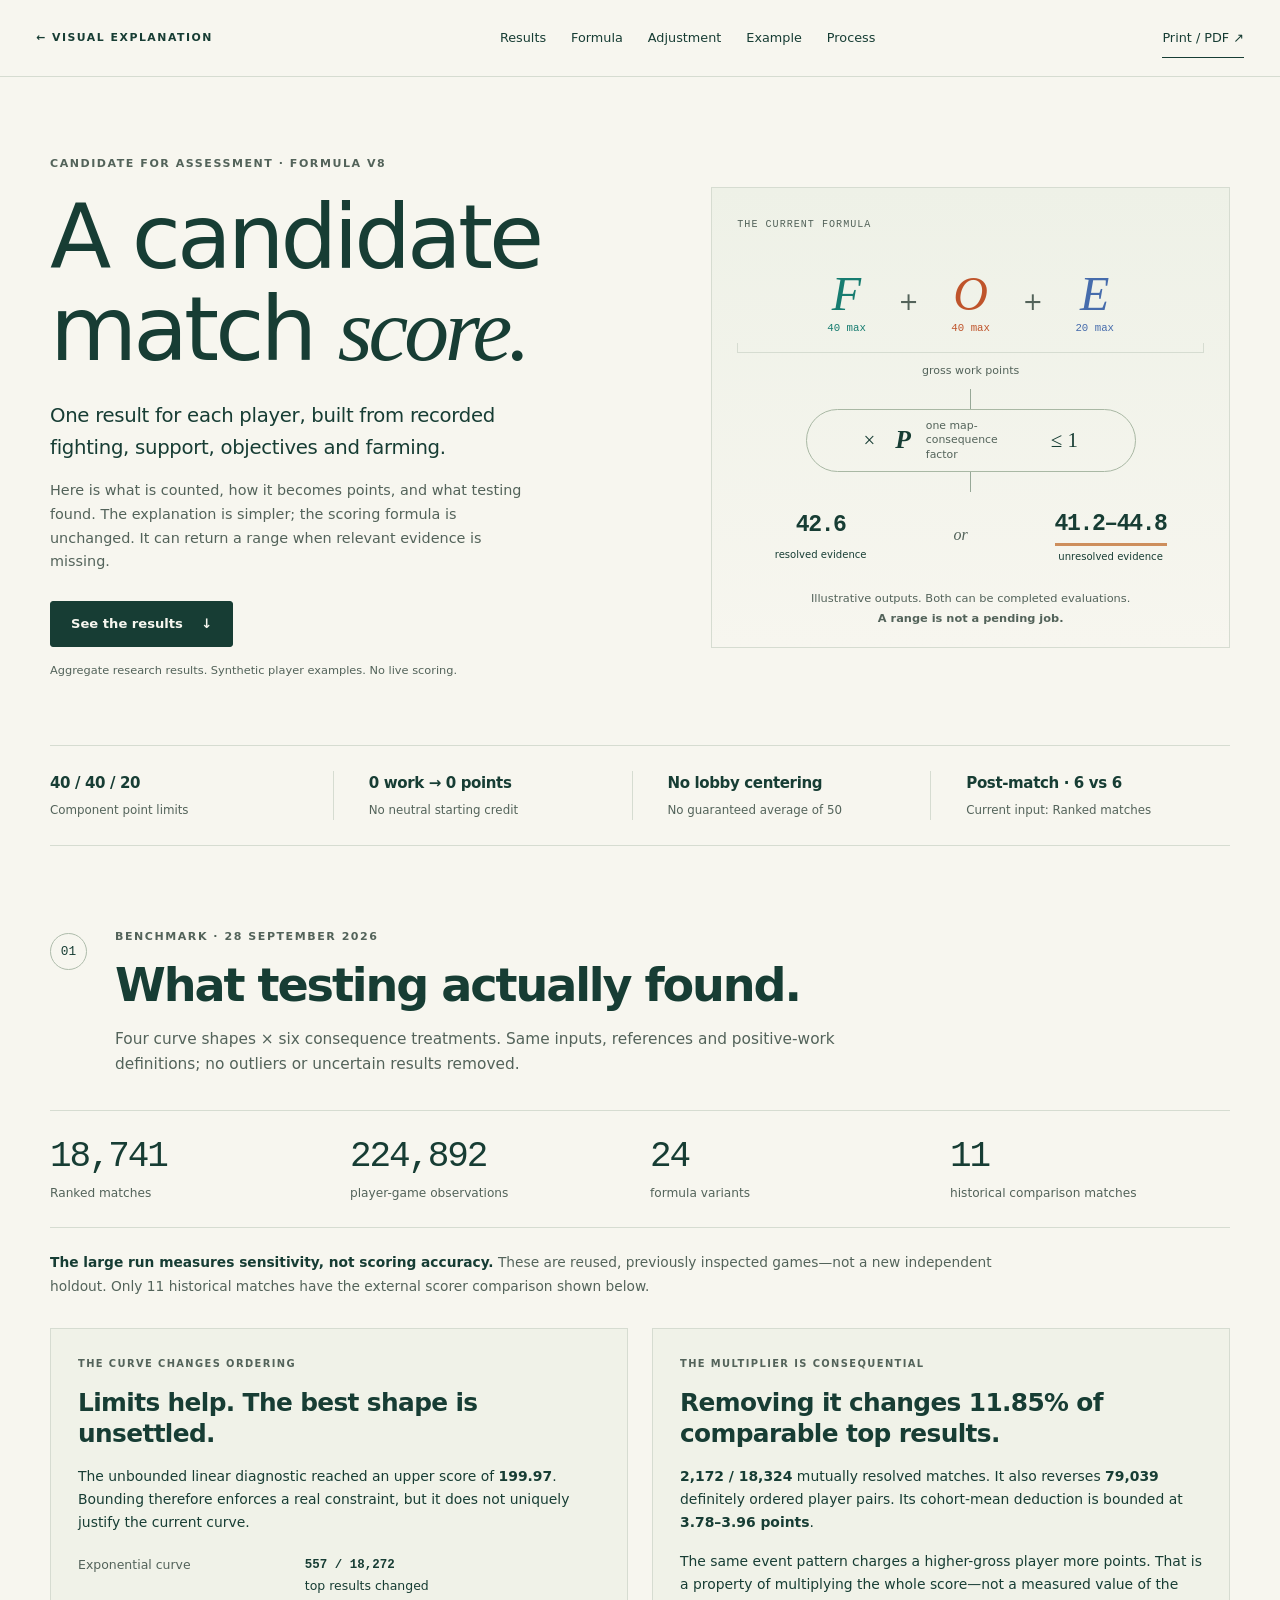
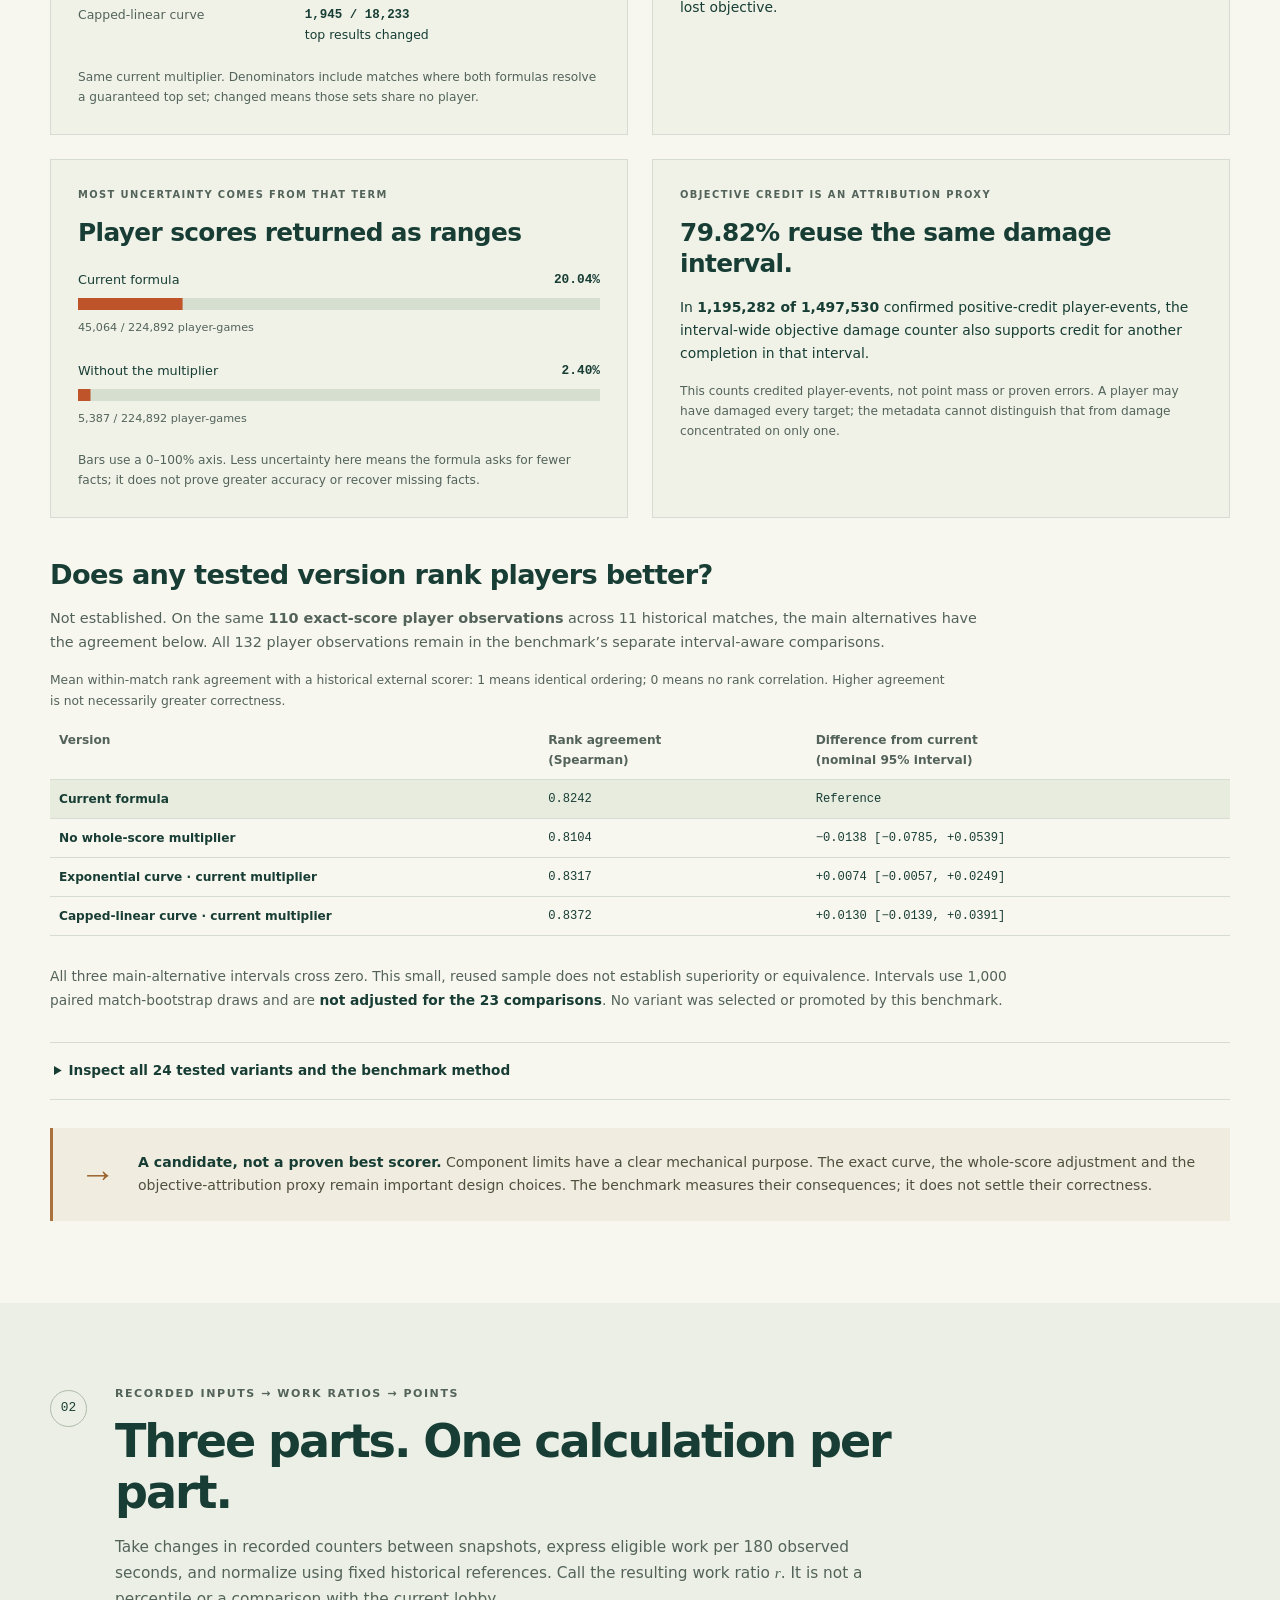
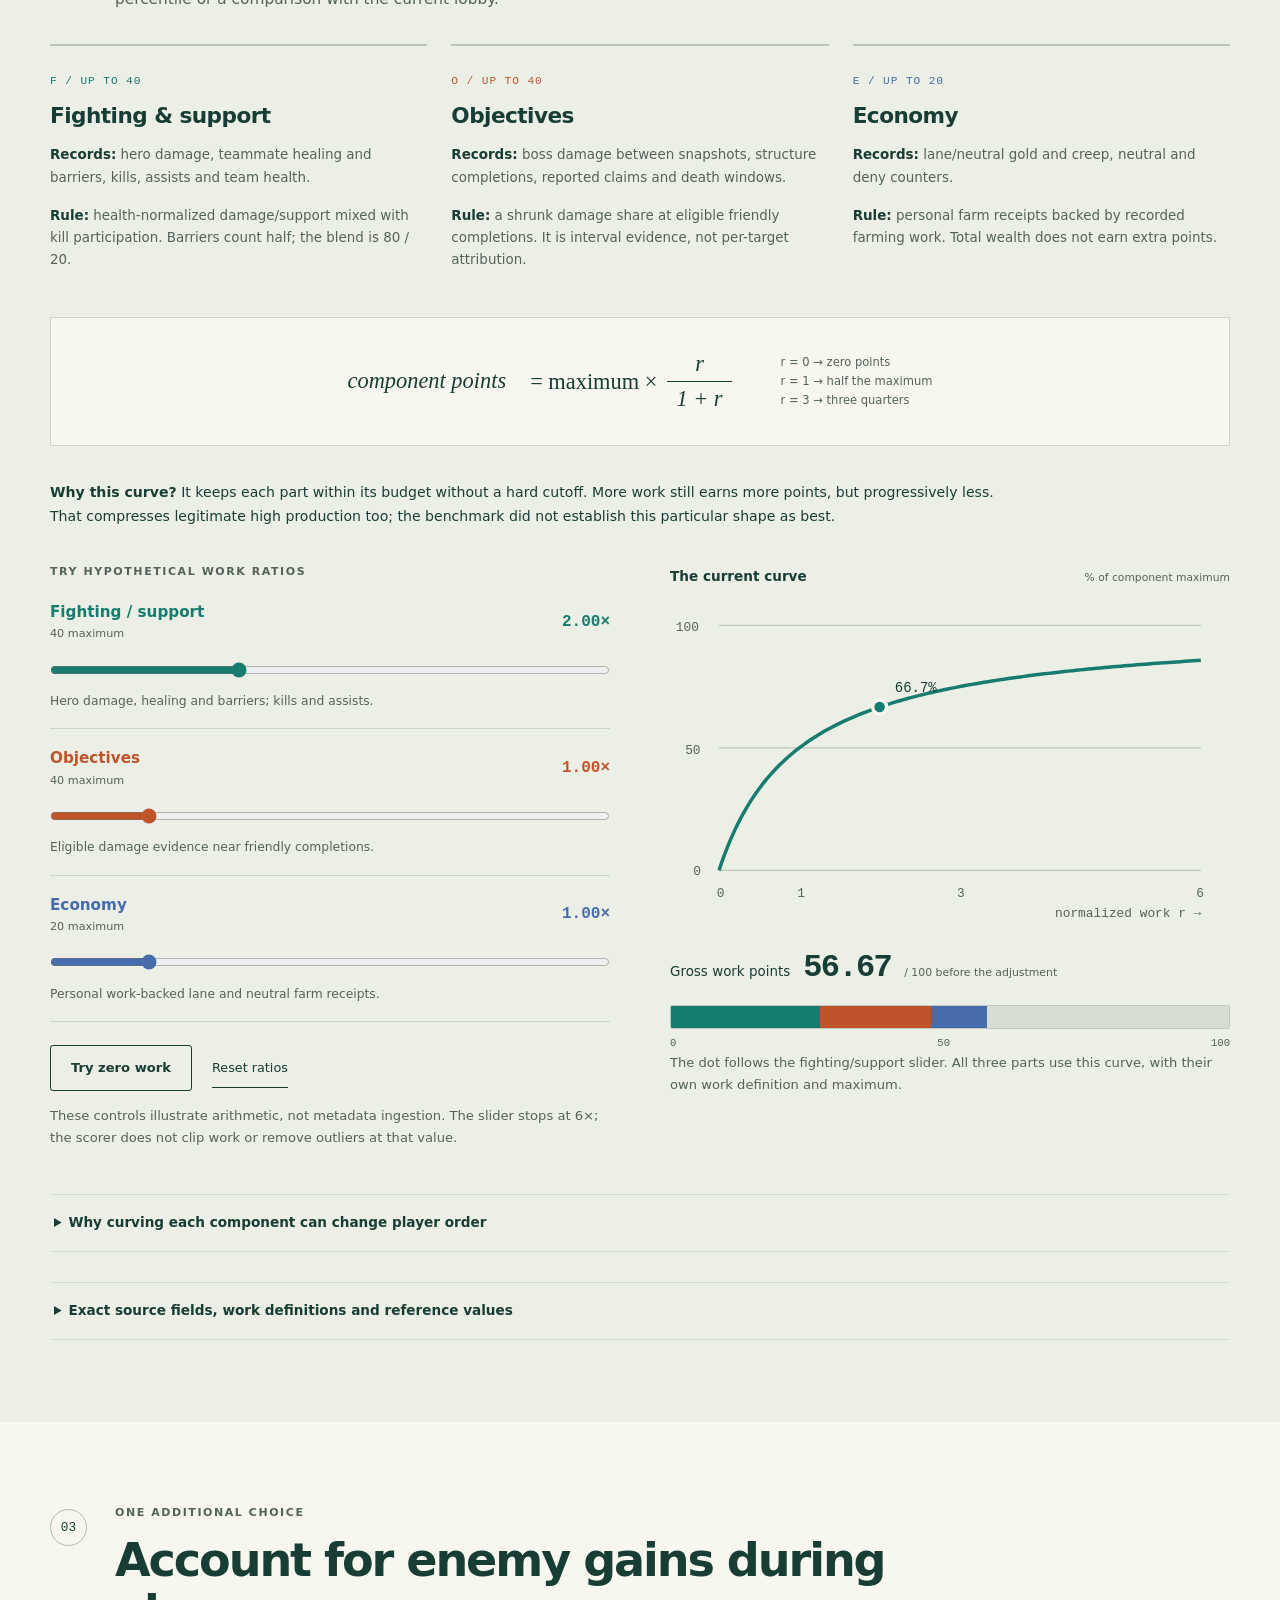
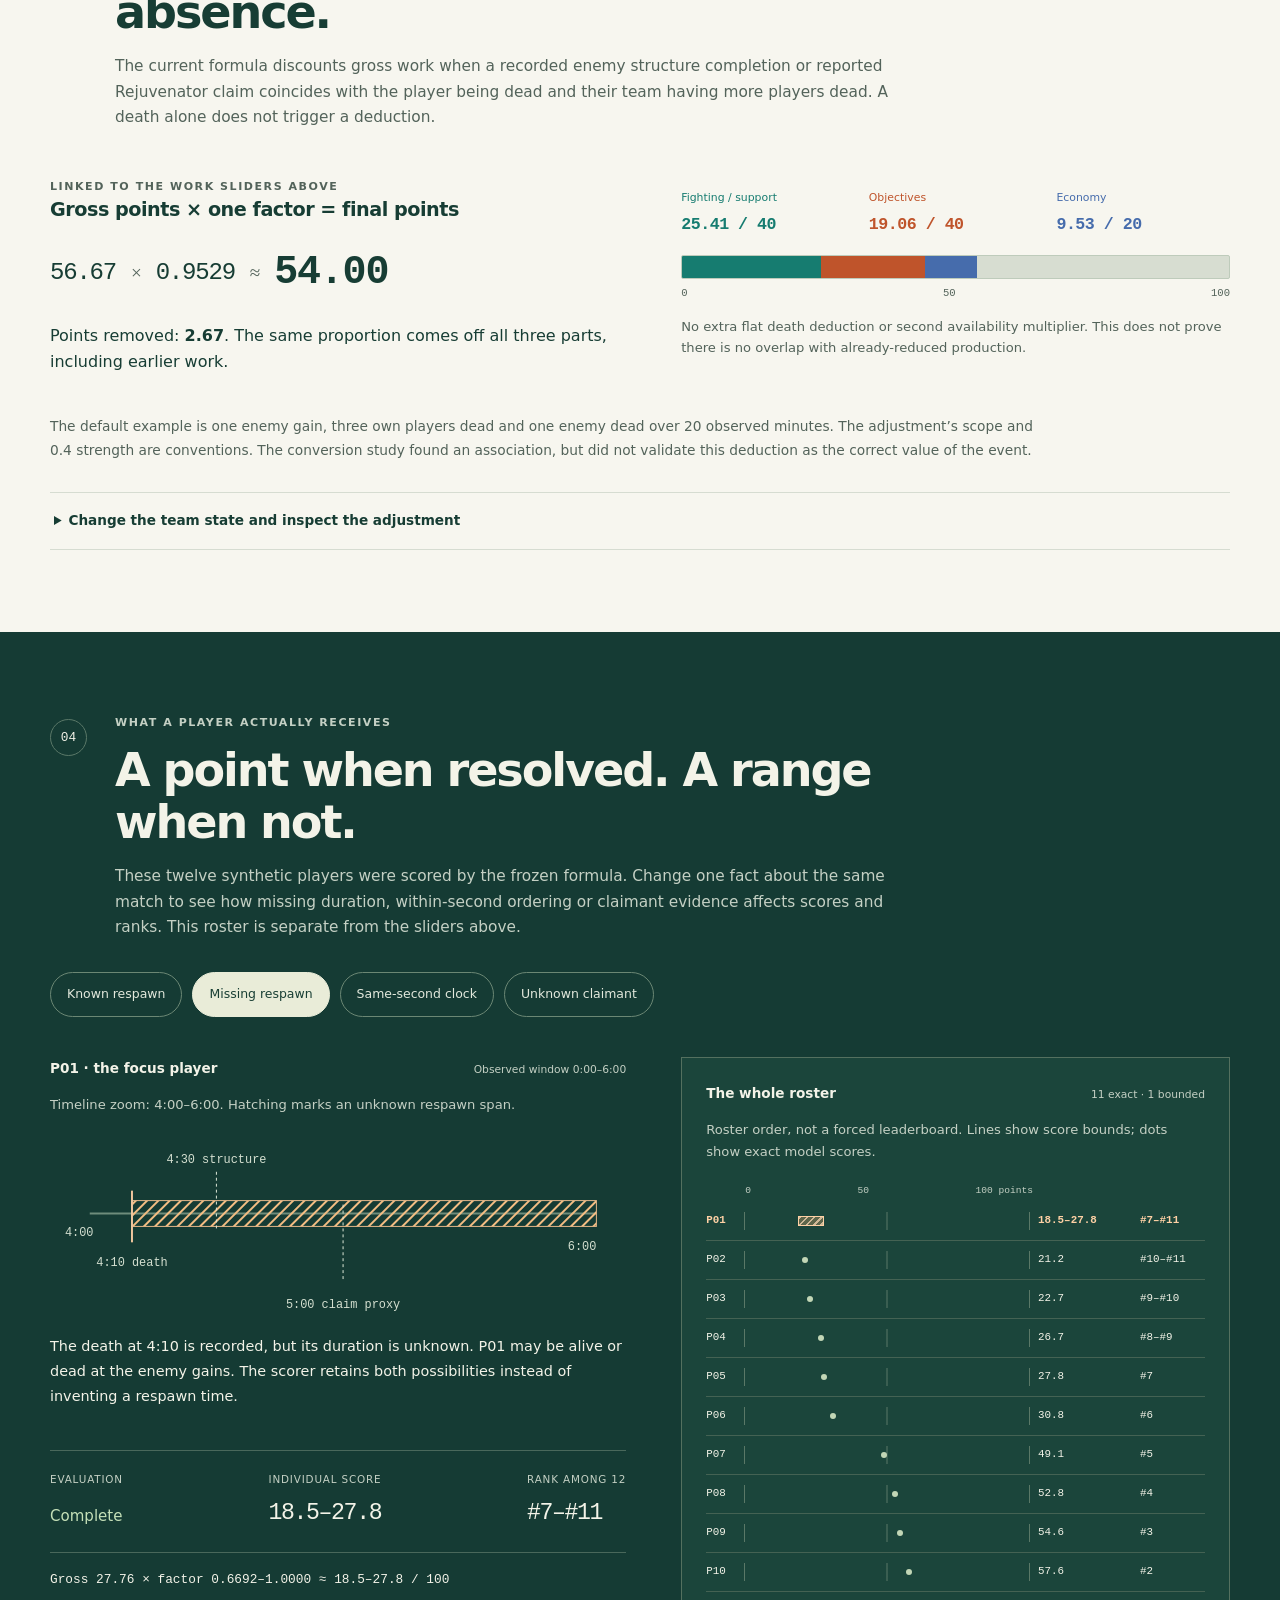
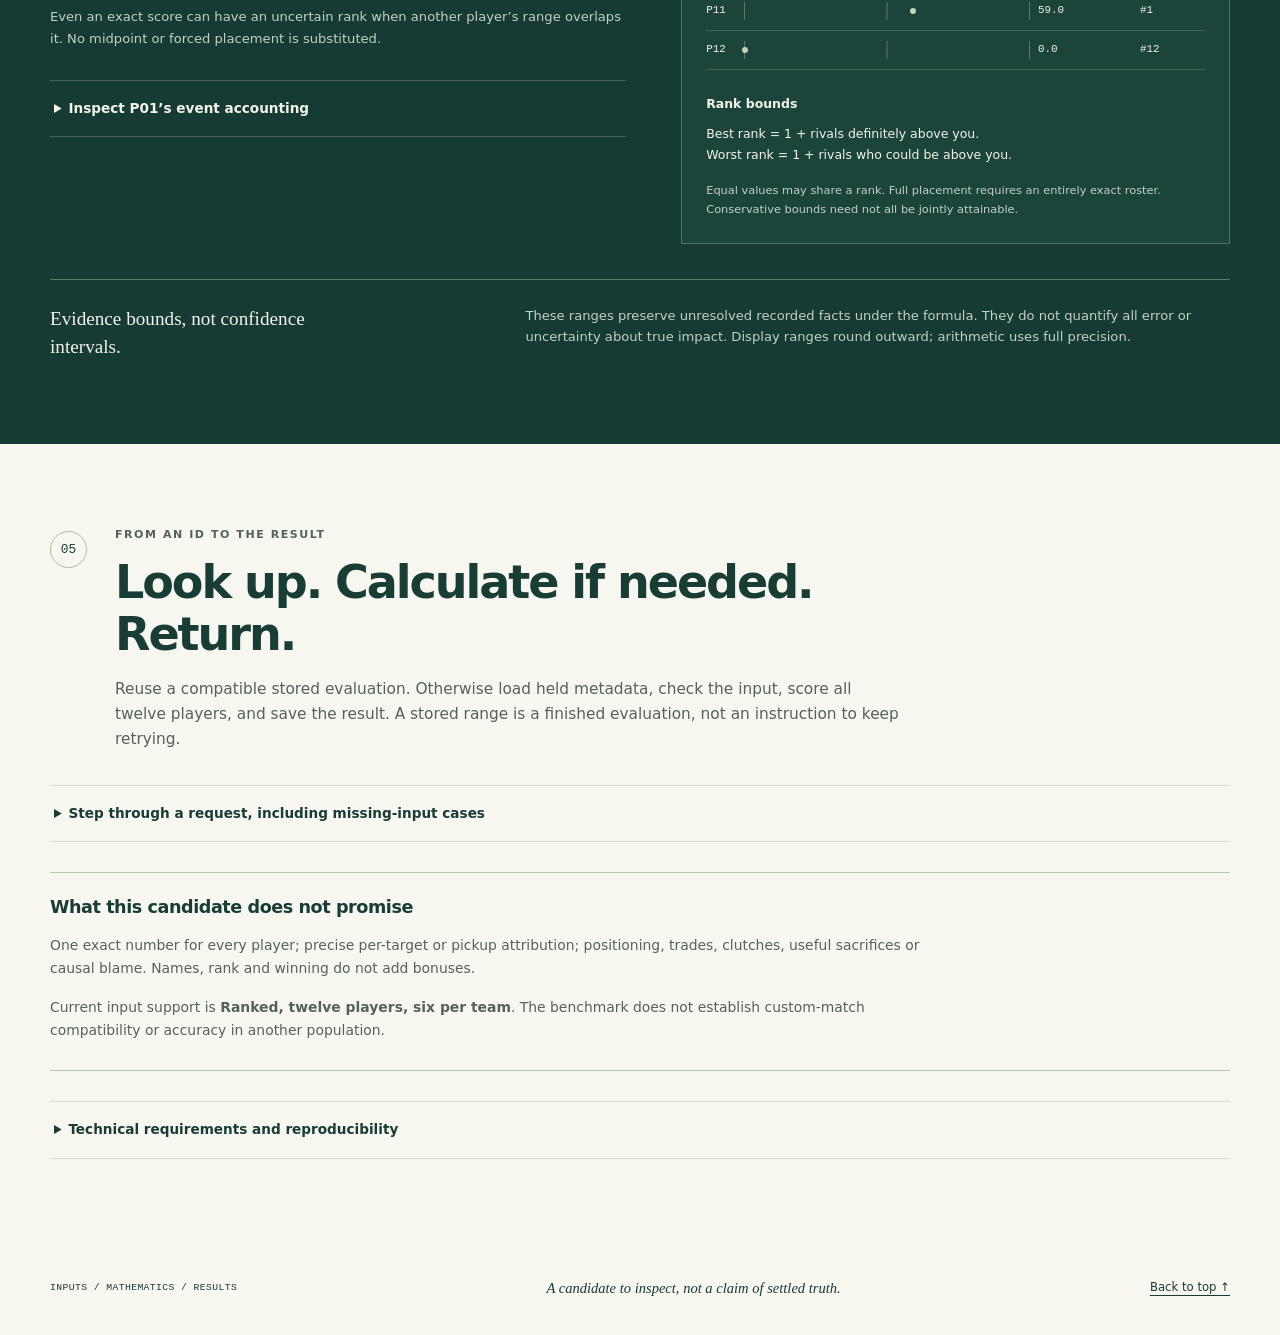
<file: contribution-score/details.html>
<!doctype html>
<html lang="en">
<head>
  <meta charset="utf-8">
  <meta name="viewport" content="width=device-width, initial-scale=1">
  <meta name="description" content="A candidate for scoring individual match contribution: clear inputs, interactive mathematics and results from 24 formula variants across 18,741 Ranked matches.">
  <meta property="og:title" content="A candidate match score · Formula and benchmark results">
  <meta property="og:description" content="What is counted, how points are calculated, and what testing does—and does not—support. An unbranded, interactive explanation.">
  <meta http-equiv="Content-Security-Policy" content="default-src 'none'; script-src 'self'; style-src 'self'; connect-src 'self'; img-src 'self' data:; base-uri 'none'; form-action 'none'; object-src 'none'">
  <meta name="color-scheme" content="light">
  <title>Technical detail · Formula and benchmark results</title>
  <link rel="icon" href="data:image/svg+xml,%3Csvg xmlns='http://www.w3.org/2000/svg' viewBox='0 0 32 32'%3E%3Ctext y='25' font-size='27'%3E%E2%88%91%3C/text%3E%3C/svg%3E">
  <link rel="stylesheet" href="./style.css?v=20260928-benchmark">
  <script type="module" src="./app.mjs?v=20260928-benchmark"></script>
</head>
<body>
<a class="skip" href="#main">Skip to explanation</a>
<header class="masthead">
  <a href="./" class="wordmark" aria-label="Back to visual explanation">← VISUAL EXPLANATION</a>
  <nav aria-label="Sections"><a href="#benchmark">Results</a><a href="#work">Formula</a><a href="#consequence">Adjustment</a><a href="#uncertainty">Example</a><a href="#process">Process</a></nav>
  <button type="button" id="print" class="text-button">Print / PDF ↗</button>
</header>
<main id="main">
  <section class="hero wrap" aria-labelledby="title">
    <div class="hero-copy">
      <p class="eyebrow">CANDIDATE FOR ASSESSMENT · FORMULA V8</p>
      <h1 id="title">A candidate<br>match <em>score.</em></h1>
      <p class="lede">One result for each player, built from recorded fighting, support, objectives and farming.</p>
      <p>Here is what is counted, how it becomes points, and what testing found. The explanation is simpler; the scoring formula is unchanged. It can return a range when relevant evidence is missing.</p>
      <a class="button primary" href="#benchmark">See the results <span aria-hidden="true">↓</span></a>
      <span class="hero-caption">Aggregate research results. Synthetic player examples. No live scoring.</span>
    </div>
    <div class="hero-diagram" aria-label="Fighting and support, objectives, and economy sum to gross points. One map-consequence factor yields a point score or evidence interval.">
      <div class="diagram-label">THE CURRENT FORMULA</div>
      <div class="hero-bracket"><span class="hero-part fight"><b>F</b><small>40 max</small></span><span class="operator">+</span><span class="hero-part objective"><b>O</b><small>40 max</small></span><span class="operator">+</span><span class="hero-part economy"><b>E</b><small>20 max</small></span></div>
      <div class="diagram-join"><span>gross work points</span><i aria-hidden="true"></i></div>
      <div class="hero-factor"><span>×</span><div><b>P</b><small>one map-consequence factor</small></div><span>≤ 1</span></div>
      <div class="diagram-join"><i aria-hidden="true"></i></div>
      <div class="hero-outcomes"><div><b>42.6</b><span>resolved evidence</span></div><span class="or">or</span><div><b>41.2–44.8</b><span>unresolved evidence</span></div></div>
      <p>Illustrative outputs. Both can be completed evaluations.<br><strong>A range is not a pending job.</strong></p>
    </div>
  </section>
  <div class="principles wrap"><div><b>40 / 40 / 20</b><span>Component point limits</span></div><div><b>0 work → 0 points</b><span>No neutral starting credit</span></div><div><b>No lobby centering</b><span>No guaranteed average of 50</span></div><div><b>Post-match · 6 vs 6</b><span>Current input: Ranked matches</span></div></div>
  <noscript><div class="wrap notice">The explanation and main benchmark results remain readable without JavaScript. Interactive examples and the full comparison table require it.</div></noscript>
  <div id="load-error" class="wrap notice" role="alert" hidden>The interactive examples could not load. The written explanation and headline results are still available.</div>

  <section id="benchmark" class="chapter wrap">
    <div class="section-heading"><span class="section-number">01</span><div><p class="eyebrow">BENCHMARK · 28 SEPTEMBER 2026</p><h2>What testing actually found.</h2><p>Four curve shapes × six consequence treatments. Same inputs, references and positive-work definitions; no outliers or uncertain results removed.</p></div></div>
    <div class="benchmark-totals" aria-label="Benchmark coverage">
      <div><strong id="benchmark-matches">18,741</strong><span>Ranked matches</span></div>
      <div><strong id="benchmark-players">224,892</strong><span>player-game observations</span></div>
      <div><strong id="benchmark-variants">24</strong><span>formula variants</span></div>
      <div><strong id="comparison-games">11</strong><span>historical comparison matches</span></div>
    </div>
    <p class="scope-note"><strong>The large run measures sensitivity, not scoring accuracy.</strong> These are reused, previously inspected games—not a new independent holdout. Only 11 historical matches have the external scorer comparison shown below.</p>
    <div class="finding-grid">
      <article id="curve-finding"><p class="eyebrow">THE CURVE CHANGES ORDERING</p><h3>Limits help. The best shape is unsettled.</h3><p>The unbounded linear diagnostic reached an upper score of <b>199.97</b>. Bounding therefore enforces a real constraint, but it does not uniquely justify the current curve.</p><dl class="finding-pairs"><dt>Exponential curve</dt><dd><b>557 / 18,272</b> top results changed</dd><dt>Capped-linear curve</dt><dd><b>1,945 / 18,233</b> top results changed</dd></dl><p class="fine">Same current multiplier. Denominators include matches where both formulas resolve a guaranteed top set; changed means those sets share no player.</p></article>
      <article id="multiplier-finding"><p class="eyebrow">THE MULTIPLIER IS CONSEQUENTIAL</p><h3>Removing it changes <span id="top-change-percent">11.85%</span> of comparable top results.</h3><p><b id="top-change-count">2,172 / 18,324</b> mutually resolved matches. It also reverses <b>79,039</b> definitely ordered player pairs. Its cohort-mean deduction is bounded at <b>3.78–3.96 points</b>.</p><p>The same event pattern charges a higher-gross player more points. That is a property of multiplying the whole score—not a measured value of the lost objective.</p></article>
      <article id="coverage-finding"><p class="eyebrow">MOST UNCERTAINTY COMES FROM THAT TERM</p><h3>Player scores returned as ranges</h3>
        <div class="coverage-comparison"><div><span>Current formula</span><b id="current-bounded-percent">20.04%</b></div><svg viewBox="0 0 100 8" preserveAspectRatio="none" role="img" aria-label="Current formula: 20.04 percent of player scores are bounded"><rect class="coverage-base" width="100" height="8"/><rect id="current-bounded-bar" class="coverage-value" width="20.038" height="8"/></svg><small>45,064 / 224,892 player-games</small></div>
        <div class="coverage-comparison"><div><span>Without the multiplier</span><b id="no-factor-bounded-percent">2.40%</b></div><svg viewBox="0 0 100 8" preserveAspectRatio="none" role="img" aria-label="Without the multiplier: 2.40 percent of player scores are bounded"><rect class="coverage-base" width="100" height="8"/><rect id="no-factor-bounded-bar" class="coverage-value" width="2.395" height="8"/></svg><small>5,387 / 224,892 player-games</small></div>
        <p class="fine">Bars use a 0–100% axis. Less uncertainty here means the formula asks for fewer facts; it does not prove greater accuracy or recover missing facts.</p>
      </article>
      <article id="attribution-finding"><p class="eyebrow">OBJECTIVE CREDIT IS AN ATTRIBUTION PROXY</p><h3><span id="objective-reuse-percent">79.82%</span> reuse the same damage interval.</h3><p>In <b>1,195,282 of 1,497,530</b> confirmed positive-credit player-events, the interval-wide objective damage counter also supports credit for another completion in that interval.</p><p class="fine">This counts credited player-events, not point mass or proven errors. A player may have damaged every target; the metadata cannot distinguish that from damage concentrated on only one.</p></article>
    </div>
    <div id="comparison" class="comparison-heading"><h3>Does any tested version rank players better?</h3><p>Not established. On the same <b>110 exact-score player observations</b> across 11 historical matches, the main alternatives have the agreement below. All 132 player observations remain in the benchmark’s separate interval-aware comparisons.</p></div>
    <div class="table-scroll" tabindex="0" aria-label="Main formula comparison; scroll horizontally on narrow screens">
      <table class="benchmark-table"><caption>Mean within-match rank agreement with a historical external scorer: 1 means identical ordering; 0 means no rank correlation. Higher agreement is not necessarily greater correctness.</caption><thead><tr><th>Version</th><th>Rank agreement<br>(Spearman)</th><th>Difference from current<br>(nominal 95% interval)</th></tr></thead><tbody id="main-comparison">
        <tr data-variant="rational__all_current"><th scope="row">Current formula</th><td>0.8242</td><td>Reference</td></tr>
        <tr data-variant="rational__none"><th scope="row">No whole-score multiplier</th><td>0.8104</td><td>−0.0138 [−0.0785, +0.0539]</td></tr>
        <tr data-variant="exponential__all_current"><th scope="row">Exponential curve · current multiplier</th><td>0.8317</td><td>+0.0074 [−0.0057, +0.0249]</td></tr>
        <tr data-variant="capped_linear__all_current"><th scope="row">Capped-linear curve · current multiplier</th><td>0.8372</td><td>+0.0130 [−0.0139, +0.0391]</td></tr>
      </tbody></table>
    </div>
    <p class="scope-note">All three main-alternative intervals cross zero. This small, reused sample does not establish superiority or equivalence. Intervals use 1,000 paired match-bootstrap draws and are <strong>not adjusted for the 23 comparisons</strong>. No variant was selected or promoted by this benchmark.</p>
    <details id="all-results"><summary>Inspect all 24 tested variants and the benchmark method</summary>
      <p>All curves agree at zero work and at one reference unit (half the component limit). The treatments are no adjustment; a whole-score multiplier at strength 0.2, 0.4 or 0.8; an objective-only multiplier; and a fixed-reference point charge matched at gross = 50. Raw work and 40/40/20 weights stay fixed. The unbounded linear variants violate the point limits and are diagnostics, not replacements.</p>
      <div class="table-scroll" tabindex="0" aria-label="All 24 aggregate results; scroll horizontally"><table class="benchmark-table all-variants-table"><caption>Every comparison is against the current rational curve + whole-score multiplier at 0.4.</caption><thead><tr><th>Curve</th><th>Consequence treatment</th><th>Top changed / comparable</th><th>Bounded player scores</th><th>Rank agreement</th><th>Agreement difference<br>(nominal 95% interval)</th></tr></thead><tbody id="all-variants"></tbody></table></div>
      <p class="fine">Top-set and pair-order diagnostics preserve unresolved comparisons. The separate within-cohort rank-correlation check uses the same 4,111 fully exact rosters across all variants. The baseline reproduced every archived score bound with maximum error 0; 55 implementation checks passed. Neither is an accuracy test.</p>
      <p><a href="./benchmark.json" download>Download the aggregate results and source hashes (JSON) ↓</a></p>
    </details>
    <aside class="takeaway"><span aria-hidden="true">→</span><p><strong>A candidate, not a proven best scorer.</strong> Component limits have a clear mechanical purpose. The exact curve, the whole-score adjustment and the objective-attribution proxy remain important design choices. The benchmark measures their consequences; it does not settle their correctness.</p></aside>
  </section>

  <section id="work" class="chapter tinted"><div class="wrap">
    <div class="section-heading"><span class="section-number">02</span><div><p class="eyebrow">RECORDED INPUTS → WORK RATIOS → POINTS</p><h2>Three parts. One calculation per part.</h2><p>Take changes in recorded counters between snapshots, express eligible work per 180 observed seconds, and normalize using fixed historical references. Call the resulting work ratio <var>r</var>. It is not a percentile or a comparison with the current lobby.</p></div></div>
    <div class="input-cards">
      <article><span class="tag fight">F / UP TO 40</span><h3>Fighting &amp; support</h3><p><b>Records:</b> hero damage, teammate healing and barriers, kills, assists and team health.</p><p><b>Rule:</b> health-normalized damage/support mixed with kill participation. Barriers count half; the blend is 80 / 20.</p></article>
      <article><span class="tag objective">O / UP TO 40</span><h3>Objectives</h3><p><b>Records:</b> boss damage between snapshots, structure completions, reported claims and death windows.</p><p><b>Rule:</b> a shrunk damage share at eligible friendly completions. It is interval evidence, not per-target attribution.</p></article>
      <article><span class="tag economy">E / UP TO 20</span><h3>Economy</h3><p><b>Records:</b> lane/neutral gold and creep, neutral and deny counters.</p><p><b>Rule:</b> personal farm receipts backed by recorded farming work. Total wealth does not earn extra points.</p></article>
    </div>
    <div class="formula-banner"><span>component points</span><span class="formula">= maximum × <span class="fraction"><span>r</span><span>1 + r</span></span></span><p>r = 0 → zero points<br>r = 1 → half the maximum<br>r = 3 → three quarters</p></div>
    <p class="formula-reason"><strong>Why this curve?</strong> It keeps each part within its budget without a hard cutoff. More work still earns more points, but progressively less. That compresses legitimate high production too; the benchmark did not establish this particular shape as best.</p>
    <div class="work-playground">
      <div><p class="eyebrow">TRY HYPOTHETICAL WORK RATIOS</p>
        <div class="slider-group fight"><label for="fight-r"><span>Fighting / support <small>40 maximum</small></span><output id="fight-r-value" for="fight-r">2.00×</output></label><input id="fight-r" type="range" min="0" max="6" step="0.05" value="2"><p>Hero damage, healing and barriers; kills and assists.</p></div>
        <div class="slider-group objective"><label for="objective-r"><span>Objectives <small>40 maximum</small></span><output id="objective-r-value" for="objective-r">1.00×</output></label><input id="objective-r" type="range" min="0" max="6" step="0.05" value="1"><p>Eligible damage evidence near friendly completions.</p></div>
        <div class="slider-group economy"><label for="economy-r"><span>Economy <small>20 maximum</small></span><output id="economy-r-value" for="economy-r">1.00×</output></label><input id="economy-r" type="range" min="0" max="6" step="0.05" value="1"><p>Personal work-backed lane and neutral farm receipts.</p></div>
        <div class="inline-actions"><button id="zero-work" class="button secondary" type="button">Try zero work</button><button id="reset-work" class="text-button" type="button">Reset ratios</button></div>
        <p class="fine">These controls illustrate arithmetic, not metadata ingestion. The slider stops at 6×; the scorer does not clip work or remove outliers at that value.</p>
      </div>
      <div class="curve-panel"><div class="panel-heading"><b>The current curve</b><span>% of component maximum</span></div>
        <svg id="curve" viewBox="0 0 480 270" role="img" aria-labelledby="curve-title curve-desc"><title id="curve-title">r divided by one plus r</title><desc id="curve-desc">Zero work earns zero. One reference unit reaches 50 percent; three reach 75 percent. The curve approaches the component maximum.</desc><g class="chart-grid"><path d="M42 20H455 M42 125H455 M42 230H455"/></g><g class="chart-labels"><text x="5" y="25">100</text><text x="13" y="130">50</text><text x="20" y="234">0</text><text x="40" y="253">0</text><text x="109" y="253">1</text><text x="246" y="253">3</text><text x="451" y="253">6</text><text x="330" y="270">normalized work r →</text></g><path id="curve-line" class="curve-line"/><circle id="curve-dot" r="6" cx="180" cy="90"/><text id="curve-value" x="192" y="78">Fighting ratio</text></svg>
        <div class="gross-total"><span>Gross work points</span><strong id="gross-total">56.67</strong><small>/ 100 before the adjustment</small></div>
        <div id="gross-bar" class="stacked-bar" role="img" aria-label="Gross component points"><span class="fight"></span><span class="objective"></span><span class="economy"></span></div><div class="axis"><span>0</span><span>50</span><span>100</span></div>
        <p class="fine">The dot follows the fighting/support slider. All three parts use this curve, with their own work definition and maximum.</p>
      </div>
    </div>
    <details id="curve-tradeoff"><summary>Why curving each component can change player order</summary><div class="curve-comparison"><article><h3>Concentrated work</h3><p>F = 4, O = 0, E = 0<br>Linear weighted index: <b>1.6</b><br>Current gross points: <b>32</b></p><button id="concentrated-work" class="button secondary" type="button">Load these ratios</button></article><article><h3>Balanced work</h3><p>F = 1, O = 1, E = 1<br>Linear weighted index: <b>1.0</b><br>Current gross points: <b>50</b></p><button id="balanced-work" class="button secondary" type="button">Load these ratios</button></article></div><p class="fine">The linear index is 0.4r<sub>F</sub> + 0.4r<sub>O</sub> + 0.2r<sub>E</sub>. This demonstrates an ordering change, not which fictional player deserves the higher score.</p></details>
    <details class="math-details"><summary>Exact source fields, work definitions and reference values</summary>
      <p>Counters come from <code>players[].stats[]</code>. Δ denotes the change between adjacent snapshots. T is last observed clock − first observed clock, using <code>time_stamp_s</code>; it is not automatically the full match duration. HP below is the <strong>previous snapshot’s team median maximum health</strong>.</p>
      <div class="definitions">
        <article><span class="tag fight">F / 40</span><h3>Fighting and support</h3><p class="field-list"><code>player_damage · teammate_healing · teammate_barriering · kills · assists · max_health</code></p><div class="equation">H = (180 / T) × Σ [Δhero damage / enemy HP<br> + (Δhealing + 0.5 × Δbarriers) / own HP]<br>K = (180 / T) × Σ (Δkills + Δassists)<br>r<sub>F</sub> = 0.8 × H / C<sub>H</sub> + 0.2 × K / C<sub>K</sub></div><p>Damage and kills/assists can describe the same engagement. The blend and half-value barriers are choices. No separate fighting downtime multiplier is applied.</p><dl><dt>C<sub>H</sub></dt><dd>1.2422474822178062</dd><dt>C<sub>K</sub></dt><dd>1.561217977609064</dd></dl></article>
        <article><span class="tag objective">O / 40</span><h3>Objective work</h3><p class="field-list"><code>boss_damage · objectives[].team · objectives[].destroyed_time_s · mid_boss[].team_claimed · mid_boss[].destroyed_time_s</code></p><div class="equation">credit<sub>event</sub> = q × d / (D + τ × Δt / 180)<br>r<sub>O</sub> = (180 / T) × Σ credit<sub>event</sub> / C<sub>O</sub></div><p>d is personal boss damage in the enclosing snapshot interval; D is team boss damage; Δt is interval length. Friendly beneficiary and recorded-alive eligibility give q = 1; dead gives 0; relevant uncertainty gives bounds. The denominator shrinks thin evidence; the remainder is unallocated.</p><dl><dt>τ</dt><dd>3901.9950997238093</dd><dt>C<sub>O</sub></dt><dd>0.13490002814390184</dd></dl></article>
        <article><span class="tag economy">E / 20</span><h3>Economy</h3><p class="field-list"><code>gold_lane_creep · gold_neutral_creep · creep_kills · neutral_kills · denies</code></p><div class="equation">G = (180 / T) × Σ eligible (Δlane gold + Δneutral gold)<br>r<sub>E</sub> = G / C<sub>E</sub></div><p>An interval qualifies when max(Δcreep kills, Δneutral kills) + Δdenies &gt; 0. Names, winner and rank add no bonus; account/slot IDs only join records.</p><dl><dt>C<sub>E</sub></dt><dd>1316.0570647882992</dd></dl></article>
      </div>
      <p class="fine">The four work references are historical means from 388,016 complete player-game observations in the first 35,000 selected calibration games. Those older definitions included availability gates and a mixed-mode population. V8 retained the constants after some definition changes. τ came separately from 12,180 Ranked calibration games. These are scale references, not learned values of a kill or capture; they did not determine the 40/40/20 weights.</p>
    </details>
  </div></section>

  <section id="consequence" class="chapter wrap">
    <div class="section-heading"><span class="section-number">03</span><div><p class="eyebrow">ONE ADDITIONAL CHOICE</p><h2>Account for enemy gains during absence.</h2><p>The current formula discounts gross work when a recorded enemy structure completion or reported Rejuvenator claim coincides with the player being dead and their team having more players dead. A death alone does not trigger a deduction.</p></div></div>
    <div class="final-work"><div><span class="eyebrow">LINKED TO THE WORK SLIDERS ABOVE</span><h3>Gross points × one factor = final points</h3><div class="score-equation"><span id="final-gross">56.67</span><span>×</span><span id="final-p">0.9529</span><span>≈</span><strong id="final-score">54.00</strong></div><p>Points removed: <b id="points-removed">2.67</b>. The same proportion comes off all three parts, including earlier work.</p></div><div><div id="final-parts" class="part-totals"></div><div id="final-bar" class="stacked-bar" role="img" aria-label="Final component points"><span class="fight"></span><span class="objective"></span><span class="economy"></span></div><div class="axis"><span>0</span><span>50</span><span>100</span></div><p class="fine">No extra flat death deduction or second availability multiplier. This does not prove there is no overlap with already-reduced production.</p></div></div>
    <p class="scope-note">The default example is one enemy gain, three own players dead and one enemy dead over 20 observed minutes. The adjustment’s scope and 0.4 strength are conventions. The conversion study found an association, but did not validate this deduction as the correct value of the event.</p>
    <details id="event-lab"><summary>Change the team state and inspect the adjustment</summary>
      <div class="consequence-layout"><div class="team-lab"><div class="team-label"><b>Your team</b><span id="own-count">3 dead / 6</span></div><div id="own-team" class="team-dots" role="group" aria-label="Your team: toggle dead or alive"></div><div class="team-label"><b>Opponent</b><span id="enemy-count">1 dead / 6</span></div><div id="enemy-team" class="team-dots" role="group" aria-label="Opponent: toggle dead or alive"></div><p class="legend"><span class="alive-key">○ Alive</span><span class="dead-key">× Dead</span><span>The first player is you.</span></p>
        <label class="check"><input id="enemy-gain" type="checkbox" checked> A supported enemy gain happens at this clock</label>
        <div class="mini-controls"><label for="events">Events with this pattern <output id="events-value" for="events">1</output><input id="events" type="range" min="1" max="6" step="1" value="1"></label><label for="span">Observed window <output id="span-value" for="span">20 min</output><input id="span" type="range" min="180" max="2400" step="60" value="1200"></label></div>
        <div class="inline-actions"><button id="equal-exchange" class="button secondary" type="button">Try an equal exchange</button><button id="reset-event" class="text-button" type="button">Reset event</button></div><p class="fine">The sandbox repeats one known pattern. Real events each use their own clock and team state.</p>
      </div><div class="consequence-math"><span class="eyebrow">YOUR SHARE OF ONE EVENT</span><div class="large-equation"><span class="fraction"><span>max(0, own dead − enemy dead)</span><span>6 × own dead</span></span></div><div id="event-arithmetic" class="numeric-equation">(3 − 1) / (6 × 3) = 0.1111</div><p id="event-explanation">One ninth for each of three dead teammates; one third allocated across the team. The remainder stays unallocated.</p><div class="factor-equation"><div>L = Σ shares × 180 / T</div><div>P = 1 / (1 + 0.4 × L / C<sub>O</sub>)</div><p><span>Concession units <b id="loss-total">0.1111</b></span><span>Factor P <b id="presence">0.9529</b></span></p></div><p class="fine">Living players receive zero share. No enemy gain, equal dead counts or fewer own dead also means zero. Each structure/claim counts once as one unit, not measured utility.</p></div></div>
      <p class="multiplier-check">At this factor, 20 gross points lose <b id="loss-at-20">0.94</b>; 80 gross points lose <b id="loss-at-80">3.77</b>. The proportional rule makes the second deduction four times larger for the same event pattern. That is not a claim that high producers lose more across the actual cohort.</p>
      <p class="fine">Death state uses <code>death_details[].game_time_s</code> and <code>death_duration_s</code>. The Rejuvenator beneficiary is the reported claimant, not necessarily the killer. The boss-kill clock is a <strong>claim-timing proxy, not a pickup timestamp</strong>. The claim is counted once.</p>
    </details>
  </section>

  <section id="uncertainty" class="chapter dark"><div class="wrap">
    <div class="section-heading"><span class="section-number">04</span><div><p class="eyebrow">WHAT A PLAYER ACTUALLY RECEIVES</p><h2>A point when resolved. A range when not.</h2><p>These twelve synthetic players were scored by the frozen formula. Change one fact about the same match to see how missing duration, within-second ordering or claimant evidence affects scores and ranks. This roster is separate from the sliders above.</p></div></div>
    <div id="evidence-buttons" class="choices" role="group" aria-label="Evidence scenario"><button type="button" data-case="known" aria-pressed="false">Known respawn</button><button type="button" data-case="duration" aria-pressed="true">Missing respawn</button><button type="button" data-case="ordering" aria-pressed="false">Same-second clock</button><button type="button" data-case="claimant" aria-pressed="false">Unknown claimant</button></div>
    <div class="uncertainty-layout"><div><div class="panel-heading"><b>P01 · the focus player</b><span>Observed window 0:00–6:00</span></div>
      <p class="fine timeline-caption">Timeline zoom: 4:00–6:00. Hatching marks an unknown respawn span.</p>
      <svg id="timeline" viewBox="0 0 580 180" role="img" aria-labelledby="timeline-title timeline-desc"><title id="timeline-title">Focus player death and map events, zoomed to minutes four through six</title><desc id="timeline-desc">Death at 4:10, structure completion at 4:30, reported Rejuvenator claim at the 5:00 kill clock. The selected scenario changes respawn or claimant evidence.</desc><defs><pattern id="unknown-hatch" width="8" height="8" patternUnits="userSpaceOnUse" patternTransform="rotate(45)"><rect width="2" height="8" fill="#f3bd83"/></pattern></defs><line class="timeline-base" x1="40" x2="550" y1="75" y2="75"/><rect id="death-band" x="82.5" y="62" width="467.5" height="26"/><line class="death-clock" x1="82.5" x2="82.5" y1="52" y2="104"/><text x="82.5" y="128" text-anchor="middle">4:10 death</text><line class="event-clock" x1="167.5" x2="167.5" y1="33" y2="92"/><text x="167.5" y="24" text-anchor="middle">4:30 structure</text><line class="event-clock" x1="295" x2="295" y1="66" y2="142"/><text x="295" y="170" text-anchor="middle">5:00 claim proxy</text><text x="15" y="98">4:00</text><text x="550" y="112" text-anchor="end">6:00</text></svg>
      <p id="evidence-story" class="evidence-story" aria-live="polite">The death is recorded, but the respawn is not. The player may be alive or dead at the enemy gains.</p>
      <div class="focus-result"><div><span>Evaluation</span><strong class="ready-label">Complete</strong></div><div><span>Individual score</span><strong id="focus-score">18.5–27.8</strong></div><div><span>Rank among 12</span><strong id="focus-rank">#7–#11</strong></div></div>
      <p id="focus-equation" class="mono"></p><p class="fine">Even an exact score can have an uncertain rank when another player’s range overlaps it. No midpoint or forced placement is substituted.</p>
      <details><summary>Inspect P01’s event accounting</summary><div class="table-scroll" tabindex="0" aria-label="Event evidence; scroll horizontally"><table><caption>Recorded event evidence, not inferred causal responsibility</caption><thead><tr><th>Clock / event</th><th>Beneficiary</th><th>P01 state</th><th>Own / enemy dead</th><th>Completion units</th><th>Concession units</th></tr></thead><tbody id="ledger"></tbody></table></div></details>
    </div><div class="roster-panel"><div class="panel-heading"><b>The whole roster</b><span id="coverage-label">11 exact · 1 bounded</span></div><p class="fine">Roster order, not a forced leaderboard. Lines show score bounds; dots show exact model scores.</p><div class="roster-axis"><span>0</span><span>50</span><span>100 points</span></div><ol id="roster" class="roster" aria-label="All twelve individual score and rank bounds"></ol><div class="rank-rule"><b>Rank bounds</b><p>Best rank = 1 + rivals definitely above you.<br>Worst rank = 1 + rivals who could be above you.</p><p class="fine">Equal values may share a rank. Full placement requires an entirely exact roster. Conservative bounds need not all be jointly attainable.</p></div></div></div>
    <div class="uncertainty-note"><b>Evidence bounds, not confidence intervals.</b><p>These ranges preserve unresolved recorded facts under the formula. They do not quantify all error or uncertainty about true impact. Display ranges round outward; arithmetic uses full precision.</p></div>
  </div></section>

  <section id="process" class="chapter wrap">
    <div class="section-heading"><span class="section-number">05</span><div><p class="eyebrow">FROM AN ID TO THE RESULT</p><h2>Look up. Calculate if needed. Return.</h2><p>Reuse a compatible stored evaluation. Otherwise load held metadata, check the input, score all twelve players, and save the result. A stored range is a finished evaluation, not an instruction to keep retrying.</p></div></div>
    <details id="process-demo"><summary>Step through a request, including missing-input cases</summary>
      <div class="process-toolbar"><label for="scenario">Choose a route</label><select id="scenario"><option value="cached">An evaluation already exists</option><option value="score">Not scored · complete relevant evidence</option><option value="range">Not scored · uncertain evidence</option><option value="missing">Required metadata is missing</option><option value="unsupported">The match mode is unsupported</option></select><button id="next-step" class="button primary" type="button" disabled>Next step →</button><button id="reset-flow" type="button" class="text-button">Reset</button></div>
      <ol class="flow" aria-label="Evaluation process"><li data-step="0"><span class="step-index">1</span><b>Match ID</b><small>Identify the match</small></li><li data-step="1"><span class="step-index">2</span><b>Check archive</b><small>Same formula?</small></li><li data-step="2"><span class="step-index">3</span><b>Load evidence</b><small>Held metadata</small></li><li data-step="3"><span class="step-index">4</span><b>Check input</b><small>Roster and clocks</small></li><li data-step="4"><span class="step-index">5</span><b>Calculate</b><small>Twelve players</small></li><li data-step="5"><span class="step-index">6</span><b>Return result</b><small>Save if new</small></li></ol>
      <div class="process-result"><div aria-live="polite" aria-atomic="true"><span id="flow-status" class="status">Local simulation</span><h3 id="flow-title">Start with a match ID.</h3><p id="flow-description">Use “Next step” to trace a request. This page does not contact a database or scorer.</p></div><div class="response"><div class="response-label">ILLUSTRATIVE RESPONSE · FOCUS PLAYER</div><pre id="flow-json">{ "match_id": 123456789 }</pre></div></div>
    </details>
    <div class="limits"><h3>What this candidate does not promise</h3><p>One exact number for every player; precise per-target or pickup attribution; positioning, trades, clutches, useful sacrifices or causal blame. Names, rank and winning do not add bonuses.</p><p>Current input support is <strong>Ranked, twelve players, six per team</strong>. The benchmark does not establish custom-match compatibility or accuracy in another population.</p></div>
    <details><summary>Technical requirements and reproducibility</summary>
      <p>Input needs explicit death/objective lists and at least two common-clock snapshots covering both 60 seconds and half the match. Missing lists are not assumed empty. No held metadata means an unavailable result; no automatic acquisition is illustrated here.</p>
      <p>The four synthetic rosters come from the byte-pinned scoring artifact. The sliders illustrate its arithmetic; the benchmark JSON contains aggregate results only. No real player identities, raw match data, credentials, analytics, third-party runtime code or live scoring calls are published here.</p>
      <dl class="identities"><dt>Formula policy SHA-256</dt><dd>a042935d96c9d9c49a6ca6b62b1a15dfb6d521d044f3660b676a4264a9cd0f2d</dd><dt>Artifact SHA-256</dt><dd>bdbb77d0abbb1db9a23c4fe018218947feff39796fe44d2d79c22ce10f669840</dd><dt>Benchmark protocol SHA-256</dt><dd>7606c672978270443dc11ef3595d228e69911f31c4133578636b4d67709b304f</dd></dl>
      <p class="fine">The visible benchmark is descriptive evidence for assessing this candidate. Publishing the page changes no live scoring formula or integration.</p>
    </details>
  </section>
</main>
<footer class="wrap"><span>INPUTS / MATHEMATICS / RESULTS</span><p>A candidate to inspect, not a claim of settled truth.</p><a href="#">Back to top ↑</a></footer>
</body>
</html>
</file>
<file: home.css>
@font-face { font-family: Atkinson; src: url('mcsr-ranked/assets/fonts/atkinson-400.woff2') format('woff2'); font-weight: 400; font-display: swap; }
@font-face { font-family: Atkinson; src: url('mcsr-ranked/assets/fonts/atkinson-700.woff2') format('woff2'); font-weight: 700; font-display: swap; }
:root { color-scheme: light; font: 18px/1.5 Atkinson, 'Segoe UI', sans-serif; color: #20362f; background: #f5f6f2; }
* { box-sizing: border-box; }
body { margin: 0; }
a { color: #245b4b; text-underline-offset: .22em; }
a:hover { text-decoration-thickness: 2px; }
:focus-visible { outline: 3px solid #9d651b; outline-offset: 5px; }
main:focus { outline: none; }
.skip-link { position: absolute; top: -100px; left: 16px; background: #20362f; color: white; padding: 12px; z-index: 2; }
.skip-link:focus { top: 10px; }
.site-header, main, footer { width: min(1000px, calc(100% - 48px)); margin-inline: auto; }
.site-header { display: flex; align-items: center; justify-content: space-between; gap: 20px; padding: 23px 0; border-bottom: 1px solid #d6dfd4; }
.site-header a { padding-block: 5px; }
.brand { font-weight: 700; font-size: 20px; text-decoration: none; color: #20362f; }
h1, h2, h3, p { margin: 0; }
h1 { font-size: clamp(34px, 5vw, 46px); line-height: 1.15; letter-spacing: -.025em; margin-top: 36px; }
.section-nav { display: flex; flex-wrap: wrap; gap: 4px 24px; margin: 15px 0 30px; }
.section-nav a { padding-block: 8px; }
section { margin-bottom: 30px; scroll-margin-top: 20px; }
h2 { font-size: 20px; margin-bottom: 13px; }
.project-grid { display: grid; grid-template-columns: repeat(2, minmax(0, 1fr)); gap: 18px; }
.project { min-width: 0; background: #fffefb; border: 1px solid #ccd7cb; border-radius: 8px; }
.project:focus-within { border-color: #557653; }
.project-link { display: flex; gap: 17px; padding: 24px; color: inherit; text-decoration: none; border-radius: 8px; }
.project-link:hover { background: #edf2e7; }
.project-icon { flex: 0 0 40px; width: 40px; height: 40px; }
.portal { color: #9bc47c; }
.score { color: #676ca9; }
.counter { color: #956026; }
.matcher { color: #3a7790; }
h3 { font-size: 22px; line-height: 1.3; margin-bottom: 9px; }
h3 span { font-weight: 400; color: #627764; white-space: nowrap; }
.project p { color: #4e6257; max-width: 36ch; }
.support-link { display: block; width: fit-content; padding: 10px 0; margin: 0 24px 12px 81px; font-size: 16px; }
.prototype-row { display: flex; flex-wrap: wrap; gap: 8px 25px; align-items: baseline; padding: 16px 20px; border: 1px dashed #b9c7b7; border-radius: 6px; }
.prototype-row a { font-weight: 700; padding-block: 4px; }
.prototype-row p { color: #4e6257; }
footer { display: flex; flex-wrap: wrap; gap: 8px 24px; border-top: 1px solid #d6dfd4; padding: 22px 0 35px; font-size: 16px; }
footer span { color: #4e6257; }
footer a { padding-bottom: 5px; }
@media (max-width: 650px) {
  .site-header, main, footer { width: calc(100% - 32px); }
  h1 { margin-top: 25px; }
  .section-nav { gap: 4px 16px; margin-bottom: 22px; }
  .project-grid { grid-template-columns: 1fr; gap: 12px; }
  .project-link { padding: 20px; gap: 14px; }
  .support-link { margin-left: 74px; margin-right: 20px; }
  .prototype-row { display: block; padding: 15px 18px; }
  .prototype-row p { margin-top: 8px; }
}
@media print {
  .skip-link, .section-nav { display: none; }
  body { background: white; }
  .project { break-inside: avoid; }
}
</file>
<file: contribution-score/walkthrough.css>
:root{font-family:'Segoe UI',system-ui,sans-serif;color:#173d34;background:#f7f6ef;line-height:1.5;--ink:#173d34;--line:#d7ded3;--fight:#137c70;--objective:#bb532d;--economy:#456bac}*{box-sizing:border-box}body{margin:0}button,input{font:inherit}a{color:inherit;text-underline-offset:4px}button{cursor:pointer}button:focus-visible,a:focus-visible,input:focus-visible,[tabindex]:focus-visible,summary:focus-visible{outline:3px solid #bb532d;outline-offset:4px}[hidden]{display:none!important}header{display:flex;align-items:center;justify-content:space-between;max-width:1240px;margin:auto;padding:18px 24px;font-size:.8rem;border-bottom:1px solid var(--line)}.brand{text-decoration:none;display:flex;align-items:center;gap:10px;font:28px Georgia,serif}.brand span{font:700 11px 'Segoe UI',sans-serif;letter-spacing:.14em}main{max-width:1240px;margin:auto;padding:24px}.intro{margin-bottom:22px}.eyebrow{font-size:.66rem;font-weight:700;letter-spacing:.14em;color:#52655a;margin:0 0 6px}h1{font-size:clamp(2rem,4vw,3rem);letter-spacing:-.045em;line-height:1.1;margin:0 0 10px}h2{font-size:1.5rem;letter-spacing:-.025em;line-height:1.2;margin:0 0 8px}p{margin:0 0 12px}.intro>p:last-child{color:#52655a;margin:0}.scoreboard{background:white;border:1px solid var(--line);padding:18px 22px;border-radius:12px}.example-label{display:flex;align-items:center;justify-content:space-between;gap:12px;margin-bottom:12px;font-size:.65rem;letter-spacing:.07em}.example-label button{border:0;background:none;color:var(--ink);font-size:.75rem;padding:8px;min-height:36px}.components{display:grid;grid-template-columns:repeat(3,minmax(0,1fr));gap:14px}.fight{--accent:var(--fight);--tint:#e4f1e9}.objective{--accent:var(--objective);--tint:#faeee2}.economy{--accent:var(--economy);--tint:#eaf0fb}.components button{position:relative;display:grid;text-align:left;grid-template-columns:1fr auto;align-items:center;color:var(--accent);background:var(--tint);border:2px solid transparent;border-radius:8px;padding:12px 16px;min-width:0}.components button[aria-selected=true]{border-color:var(--accent);box-shadow:0 3px 0 var(--accent)}.components button[aria-selected=true] small{font-weight:700}.component-name{grid-column:1/-1;font-size:.9rem;font-weight:700}.components strong{font-size:2rem;letter-spacing:-.05em;line-height:1.2;font-variant-numeric:tabular-nums}.components button>span:not(.component-name){font-size:.72rem}.components small{font-size:.66rem;grid-column:1/-1}.total-flow{display:flex;align-items:center;gap:25px;margin:20px 0 12px}.total-flow>div{display:grid;gap:2px}.total-flow span{font-size:.75rem}.total-flow b{font-size:1.8rem;line-height:1.2;font-variant-numeric:tabular-nums}.total-flow .operator{font-size:1.5rem;color:#718074}.deduction b{color:#9a532f}.total-flow .final{margin-left:auto}.final b{font-size:2.8rem}.final small{font-size:.9rem;font-weight:400;color:#52655a}.score-strip{height:12px;background:#e8ece3;border-radius:4px;overflow:hidden;display:flex}.score-strip i{background:var(--accent);width:0}.hint{margin:9px 0 0;font-size:.73rem;color:#52655a}.section-title{margin:28px 0 16px}.section-title h2{color:var(--accent)}.section-title p{font-size:.9rem;color:#52655a}.pipeline{display:grid;grid-template-columns:repeat(4,minmax(0,1fr));gap:20px}.step{position:relative;background:white;border:1px solid var(--line);border-top:3px solid var(--accent);border-radius:6px;padding:16px;min-width:0}.step:not(:last-child):after{content:'→';position:absolute;right:-19px;top:45%;font-size:23px;color:var(--accent);z-index:1}.step-label{display:block;font-size:.62rem;font-weight:700;letter-spacing:.035em;min-height:30px}.step p{font-size:.81rem;margin:12px 0}.step small{display:block;font-size:.68rem;color:#52655a}.big{display:block;font-size:1.9rem;color:var(--accent);line-height:1.3;letter-spacing:-.04em;font-variant-numeric:tabular-nums}.big small{display:inline;font-size:.85rem;color:var(--ink);font-weight:400;letter-spacing:0}.icon,.towers,.clock{font-size:2rem;color:var(--accent);margin:10px 0}.controls label{display:flex;flex-wrap:wrap;justify-content:space-between;gap:0 8px;font-size:.74rem;margin-top:9px}.controls output{font-weight:700;font-variant-numeric:tabular-nums}.controls input{width:100%;margin:5px 0 4px;accent-color:var(--accent);height:16px;cursor:pointer}.health-icon{width:100%;height:50px;margin:8px 0 15px}.health-icon rect{fill:var(--tint);stroke:var(--accent);stroke-width:1}.health-icon path{stroke:var(--accent);stroke-width:8;stroke-linecap:round}.why{padding-top:12px;border-top:1px solid var(--line);color:#52655a}.blend{display:flex;height:36px;margin:14px 0;background:var(--tint);border-radius:4px;overflow:hidden}.blend span:first-child{display:grid;place-items:center;width:80%;background:var(--accent);color:white}.blend span:last-child{display:grid;place-items:center;width:20%;font-size:.75rem}.down-arrow{color:#52655a;font-size:.75rem;margin-bottom:4px}.ratio-track{height:14px;background:var(--tint);position:relative;margin:12px 0 0}.ratio-track i{display:block;height:100%;background:var(--accent);opacity:.65;width:0}.ratio-track span{position:absolute;top:-3px;height:20px;left:33.333%;border-left:2px solid var(--ink)}.marker-label{margin:5px 0 14px}.point-number{display:block;color:var(--accent);font-size:3rem;line-height:1.2;margin:35px 0 20px;letter-spacing:-.07em;font-variant-numeric:tabular-nums}.point-number small{display:inline;font-size:1rem;font-weight:400;letter-spacing:0}.point-track{height:28px;background:var(--tint);border:1px solid var(--accent);border-radius:3px;overflow:hidden}.point-track i{display:block;background:var(--accent);height:100%;width:0}.point-axis{display:flex;justify-content:space-between;font-size:.64rem;margin-top:5px}.share-picture{height:38px;background:repeating-linear-gradient(135deg,#f4e4d4,#f4e4d4 4px,#fff8f1 4px,#fff8f1 8px);margin:16px 0 20px;border:1px solid #dbb89b}.share-picture i{display:block;background:var(--accent);height:100%;width:27.4%}.event-dots{display:flex;gap:8px;margin:18px 0}.event-dots i{display:grid;place-items:center;width:36px;height:36px;border:2px solid var(--accent);border-radius:50%;color:var(--accent);font-style:normal}.ratio-number{font-size:1.7rem;color:var(--accent)}.coins{display:flex;gap:5px;height:50px;align-items:end;margin:12px 0 20px}.coins i{width:40px;background:repeating-linear-gradient(0deg,var(--accent),var(--accent) 3px,var(--tint) 3px,var(--tint) 7px);border:1px solid var(--accent);border-radius:6px;height:30px}.coins i:nth-child(2){height:40px}.coins i:nth-child(3){height:50px}.reference-pair{display:flex;gap:16px;font-size:.72rem;margin:22px 0}.reference-pair b{display:block;font-size:1.4rem;color:var(--accent)}details{margin:12px 0;border-bottom:1px solid var(--line);font-size:.8rem}summary{cursor:pointer;padding:12px 0;color:#52655a}details p{max-width:900px}.adjustment{margin-top:34px;padding:25px;background:#eeede2;border-radius:8px;display:grid;grid-template-columns:1fr 1fr;gap:40px}.adjustment p{font-size:.85rem}.toggle{display:flex;align-items:center;gap:10px;font-size:.81rem;cursor:pointer;margin-top:20px}.toggle input{width:20px;height:20px;flex-shrink:0;accent-color:var(--ink)}.dead-teams{display:flex;justify-content:space-between;gap:12px;font-size:.67rem;color:#52655a}.dead-teams b{font-size:1.25rem;letter-spacing:.12em;color:#95522d;white-space:nowrap}.loss-visual>p{font-size:.72rem;margin:10px 0}.retention-track{height:20px;background:#527d6f;display:flex;justify-content:flex-end;border-radius:3px;overflow:hidden}.retention-track i{height:100%;background:#b36b41;width:4.71%}.retention-labels{display:flex;justify-content:space-between;gap:10px;font-size:.72rem;margin:5px 0 15px}.plain-notes{margin-top:30px;max-width:820px}.plain-notes p{font-size:.86rem}.curve-steps{display:grid;grid-template-columns:repeat(4,minmax(0,1fr));gap:18px;margin:20px 0}.curve-steps>div{height:130px;display:flex;flex-direction:column;justify-content:end;gap:6px;font-size:.73rem}.curve-steps .level{display:block;background:#91b3a5;max-width:90px;border-radius:4px 4px 0 0}.zero-level{height:1px;background:#173d34!important}.one-level{height:50px}.two-level{height:66.75px}.four-level{height:80px}.curve-steps b{font-size:1rem}.muted,.footnote{color:#52655a}.plain-notes button{border:1px solid var(--ink);color:var(--ink);padding:10px 16px;background:none;border-radius:4px}.footnote{font-size:.73rem;max-width:900px;margin:25px 0}footer{display:flex;gap:25px;flex-wrap:wrap;padding:20px 0;border-top:1px solid var(--line);font-size:.74rem}.skip,.sr-only{position:absolute;width:1px;height:1px;overflow:hidden;clip-path:inset(50%)}.skip:focus{width:auto;height:auto;clip-path:none;background:white;z-index:10;padding:15px}.notice{padding:15px;border:1px solid #9a532f}
@media(max-width:950px){.pipeline{grid-template-columns:repeat(2,minmax(0,1fr))}.step:nth-child(2):after{display:none}.point-number{margin-top:20px}.adjustment{gap:22px}.dead-teams{flex-direction:column}}
@media(max-width:580px){header{padding:12px 16px}main{padding:20px 16px}.intro p:last-child{font-size:.88rem}h1{font-size:2rem}.scoreboard{padding:12px}.components{gap:6px}.components button{display:flex;flex-direction:column;align-items:flex-start;padding:10px 7px}.component-name{font-size:.73rem;min-height:34px;line-height:1.2}.components strong{font-size:1.7rem}.components button>span:not(.component-name){font-size:.63rem}.components small{font-size:.6rem;margin-top:5px}.example-label{font-size:.55rem;letter-spacing:0;gap:4px}.example-label button{font-size:.65rem;padding:5px}.total-flow{gap:8px}.total-flow span{font-size:.6rem}.total-flow b{font-size:1.5rem}.total-flow .operator{font-size:1rem}.final b{font-size:2rem}.final small{font-size:.66rem;display:block}.hint{font-size:.67rem}.pipeline{grid-template-columns:minmax(0,1fr);gap:22px}.step{padding:16px}.step-label{min-height:0}.step:not(:last-child):after{content:'↓';right:50%;top:auto;bottom:-24px;font-size:23px}.step:nth-child(2):after{display:block}.icon{display:none}.controls label{font-size:.8rem}.health-icon{max-width:220px}.step p{font-size:.86rem}.step small{font-size:.74rem}.step.points{background:var(--tint)}.point-number{margin:16px 0}.point-track{background:white}.adjustment{grid-template-columns:minmax(0,1fr);padding:18px;gap:22px}.dead-teams{flex-direction:row}.dead-teams b{font-size:1rem;letter-spacing:.02em}.curve-steps{gap:10px}.curve-steps>div{font-size:.66rem}.section-title p{font-size:.86rem}.plain-notes h2{font-size:1.35rem}footer{gap:16px}}
@media(prefers-reduced-motion:reduce){*{scroll-behavior:auto!important}}
@media print{header,button#reset,button#zero,footer{display:none}main{max-width:none;padding:0}.breakdown[hidden]{display:block!important}.pipeline{grid-template-columns:repeat(4,minmax(0,1fr))}.step{break-inside:avoid}.breakdown{break-before:page}input[type=range]{display:none}.scoreboard,.adjustment{break-inside:avoid}*{-webkit-print-color-adjust:exact;print-color-adjust:exact}}
</file>
<file: mcsr-ranked/style.css>
@font-face { font-family: Atkinson; src: url('./assets/fonts/atkinson-400.woff2') format('woff2'); font-weight: 400; font-display: swap; }
@font-face { font-family: Atkinson; src: url('./assets/fonts/atkinson-700.woff2') format('woff2'); font-weight: 700; font-display: swap; }
@font-face { font-family: Pixelify; src: url('./assets/fonts/pixelify-600.woff2') format('woff2'); font-weight: 600; font-display: swap; }
:root {
  color-scheme: dark;
  --bg: #101914;
  --panel: #1c2921;
  --scene: #142019;
  --line: #52664b;
  --text: #f0f1df;
  --muted: #bac8b4;
  --green: #b5e780;
  --amber: #f2cb85;
  --violet: #d7bcee;
  font: 18px/1.5 Atkinson, 'Segoe UI', sans-serif;
}
* { box-sizing: border-box; }
html { scroll-padding-top: 94px; }
body { margin: 0; color: var(--text); background: var(--bg); }
a { color: var(--green); text-underline-offset: .22em; }
a:hover { text-decoration-thickness: 2px; }
:focus-visible { outline: 3px solid var(--amber); outline-offset: 4px; }
main:focus { outline: none; }
.sprites { position: absolute; width: 0; height: 0; overflow: hidden; }
.skip-link { position: fixed; top: -100px; left: 18px; z-index: 30; background: var(--green); color: var(--bg); padding: 12px 18px; }
.skip-link:focus { top: 12px; }
.site-header { min-height: 76px; position: sticky; top: 0; z-index: 20; background: var(--bg); border-bottom: 2px solid #354731; padding: 12px max(24px, calc((100% - 1160px) / 2)); display: flex; align-items: center; justify-content: space-between; gap: 20px; }
.brand { display: inline-flex; align-items: center; gap: 11px; text-decoration: none; font-weight: 700; color: var(--text); }
.pixel-icon { width: 40px; height: 40px; flex: 0 0 auto; }
.brand .pixel-icon { width: 30px; height: 30px; }
.site-header nav { display: flex; gap: 8px; }
.site-header nav a { text-decoration: none; color: var(--muted); padding: 9px 11px; }
.site-header nav a:hover { color: var(--green); background: var(--panel); }
main, .site-footer { width: min(1160px, calc(100% - 48px)); margin: auto; }
h1, h2, h3, p, figure { margin: 0; }
h1, h2 { font-family: Pixelify, 'Segoe UI', sans-serif; font-weight: 600; line-height: 1.05; }
h1 { font-size: clamp(64px, 7.8vw, 100px); letter-spacing: -.025em; margin: 16px 0 20px; }
h1 span { color: var(--green); }
h2 { font-size: 36px; }
h3 { font: 700 20px/1.4 Atkinson, sans-serif; }
.hero { display: grid; grid-template-columns: 1fr 1fr; gap: 30px; align-items: center; padding: 40px 0 28px; }
.version { color: var(--muted); font-size: 16px; }
.hero-lede { font-size: 22px; line-height: 1.45; margin-bottom: 25px; }
.button { display: inline-flex; align-items: center; gap: 24px; padding: 11px 18px; font-weight: 700; color: #172912; background: var(--green); border: 2px solid #d6f4b5; border-bottom: 4px solid #617e45; text-decoration: none; box-shadow: 0 3px 0 #070e09; }
.button:hover { background: #c8f198; }
.button.secondary { background: #2a3e29; color: var(--green); border-color: #69855a; border-bottom-color: #101c12; }
.portal-visual > svg { display: block; width: 100%; max-height: 325px; }
.portal-tally { display: flex; align-items: center; justify-content: center; gap: 22px; margin-top: 0; }
.portal-tally strong { font-size: 38px; line-height: 1.2; }
.portal-tally strong:first-child { color: var(--green); }
.portal-tally strong span { color: var(--text); font-size: 18px; font-weight: 400; }
.tally-divider { color: #728269; font-size: 30px; }
figcaption { color: var(--muted); text-align: center; font-size: 16px; line-height: 1.4; margin-top: 10px; }
.portal-visual figcaption { margin-top: 12px; }
.status-line { display: flex; flex-wrap: wrap; gap: 5px 9px; align-items: center; font-size: 16px; color: var(--amber); padding: 15px 18px; background: #2c2b1d; border-left: 4px solid #b69352; }
.status-line a { color: var(--amber); margin-left: auto; }
.status-dot { width: 8px; height: 8px; background: var(--amber); margin-right: 4px; }
.hotbar { display: grid; grid-template-columns: repeat(5, minmax(0, 1fr)); gap: 10px; margin: 28px 0 15px; }
.hotbar a { display: flex; align-items: center; justify-content: center; gap: 12px; min-height: 75px; background: #263426; color: var(--text); text-decoration: none; border: 2px solid #607052; border-right-color: #34452e; border-bottom: 4px solid #34452e; box-shadow: inset 2px 2px #738364, 0 3px #080f0a; }
.hotbar a:hover, .hotbar a:focus-visible { border-color: var(--green); background: #31452c; }
.scope { color: var(--muted); font-size: 16px; margin: 20px 0 26px; }
.scope b { color: var(--text); }
.method-grid { display: grid; grid-template-columns: repeat(2, minmax(0, 1fr)); gap: 24px; align-items: start; }
.method-card { background: var(--panel); border: 2px solid var(--line); border-right-color: #36452f; border-bottom: 4px solid #36452f; box-shadow: 4px 4px 0 #090f0b; padding: 24px; min-width: 0; }
.method-card:target { border-top-color: var(--green); }
.card-heading { display: grid; grid-template-columns: auto 1fr; gap: 8px 12px; align-items: center; margin-bottom: 13px; }
.method-id { font-size: 16px; color: var(--green); font-weight: 700; }
.type-label { color: var(--muted); font-size: 16px; border-left: 1px solid #7a8a70; padding-left: 12px; }
.type-label.amber { color: var(--amber); }
.type-label.violet { color: var(--violet); }
.card-heading h2 { grid-column: 1 / -1; }
.method-card > p { margin-bottom: 18px; }
.scene { background-color: var(--scene); background-image: linear-gradient(#86a4740d 1px, transparent 1px), linear-gradient(90deg, #86a4740d 1px, transparent 1px); background-size: 24px 24px; border: 1px solid #344c37; padding: 15px; }
.motion-visual { display: grid; grid-template-columns: .8fr 1.2fr; gap: 12px; }
.motion-visual svg { display: block; width: 100%; height: 152px; }
.motion-visual figcaption { margin-top: 4px; }
.sequence-visual { padding: 19px 22px 12px; }
.drop-sequence { display: grid; grid-template-columns: repeat(6, minmax(0, 1fr)); gap: 7px; list-style: none; padding: 0; margin: 0; }
.drop-sequence li { background: #253128; border: 1px solid #57634e; min-height: 59px; text-align: center; }
.drop-sequence li.is-flint { background: #33422c; border-color: var(--green); }
.drop-sequence .pixel-icon { display: block; width: 30px; height: 30px; margin: 4px auto 0; }
.drop-sequence span { color: var(--muted); font-size: 16px; }
.sequence-visual figcaption { margin-top: 9px; }
.legend-item { display: inline-flex; align-items: center; gap: 4px; margin: 5px 10px 0; }
.legend-item .pixel-icon { width: 20px; height: 20px; }
.formula { margin: 18px 0 7px; padding: 10px 2px; max-width: 100%; overflow-x: auto; overflow-y: hidden; color: #e8edce; }
math { font-family: 'Cambria Math', 'STIX Two Math', math; font-size: 24px; }
.formula math + math { margin-top: 8px; }
.formula-caption { text-align: center; color: var(--muted); font-size: 16px; line-height: 1.4; }
.result { display: flex; align-items: center; gap: 18px; border-top: 1px solid #465c40; padding: 18px 0 4px; margin-top: 20px; }
.result > strong { font-size: 38px; font-weight: 700; color: var(--green); line-height: 1.15; white-space: nowrap; }
.result > span { font-size: 16px; color: var(--muted); line-height: 1.4; }
.result b { font-weight: 400; color: var(--text); }
details { border-top: 1px solid #455a40; margin-top: 18px; }
summary { padding: 14px 2px 2px; cursor: pointer; font-weight: 700; color: var(--green); }
summary:hover { color: #dcf7b7; }
.detail-body { padding: 16px 0 0; font-size: 18px; }
.detail-body ul { padding-left: 22px; margin: 0; }
.detail-body li + li { margin-top: 10px; }
.card-warning, .card-note { font-size: 16px; color: var(--muted); margin: 14px 0 0 !important; }
.card-warning, .card-warning a { color: var(--amber); }
kbd { font: 700 16px Atkinson, sans-serif; padding: 2px 6px; border: 1px solid #a4b293; border-bottom-width: 3px; background: #384433; color: var(--text); }
.inventory-visual { min-height: 187px; display: flex; align-items: center; justify-content: center; gap: 18px; }
.inventory-slot { background: #70786a; border: 4px solid #c3c7b5; border-top-color: #3b4438; border-left-color: #3b4438; padding: 8px; }
.inventory-slot .pixel-icon { display: block; width: 56px; height: 56px; }
.item-tooltip { display: flex; flex-direction: column; gap: 8px; padding: 16px; background: #171121; border: 2px solid #6c5385; box-shadow: 3px 3px #07090a; }
.item-tooltip strong { font-size: 20px; }
.item-tooltip span { font-size: 18px; }
meter { display: block; width: 100%; height: 12px; border: 0; background: #3d4a37; border-radius: 0; }
meter::-webkit-meter-bar { height: 12px; background: #3d4a37; border: 0; border-radius: 0; }
meter::-webkit-meter-optimum-value { background: var(--green); border-radius: 0; }
meter::-moz-meter-bar { background: var(--green); }
.durability-equation { display: flex; align-items: center; justify-content: center; gap: 18px; color: var(--muted); margin: 6px 0 18px; }
.durability-equation strong { color: var(--amber); font-size: 24px; }
.angle-visual { display: grid; grid-template-columns: 210px minmax(0, 1fr); align-items: center; gap: 18px; padding: 12px; }
.compass { width: 210px; height: 210px; position: relative; }
.compass > svg { width: 100%; height: 100%; }
.compass > span { position: absolute; font-size: 16px; line-height: 1; color: var(--muted); }
.north { top: 0; left: calc(50% - 6px); }
.east { right: 0; top: 46%; background: var(--scene); padding-left: 3px; }
.south { bottom: 0; left: calc(50% - 27px); }
.west { left: 0; top: 46%; }
.odds-bars { min-width: 0; }
.odds-bars > div + div { margin-top: 20px; }
.odds-bars span { display: block; font-size: 16px; color: var(--muted); }
.odds-bars strong { font-size: 30px; font-weight: 700; line-height: 1.2; }
.odds-bars meter { margin-top: 9px; }
.odds-bars > div:first-child meter::-webkit-meter-optimum-value { background: #a1b59a; }
.odds-bars > div:first-child meter::-moz-meter-bar { background: #a1b59a; }
.odds-bars .favourable strong { color: var(--green); }
.odds-note { font-size: 16px; color: var(--muted); margin: 18px 0 0 !important; }
.odds-note b { color: var(--amber); }
.temple-card { grid-column: 1 / -1; }
.temple-layout { display: grid; grid-template-columns: 240px minmax(0, 1.25fr) minmax(175px, .75fr); gap: 28px; align-items: center; margin-top: 20px; }
.temple-visual { padding: 12px; }
.temple-visual svg { display: block; width: 100%; max-height: 176px; }
.temple-conditions ol { margin: 15px 0 0; padding-left: 24px; }
.temple-conditions li { padding-left: 3px; margin-top: 10px; }
.temple-conditions li::marker { color: var(--green); font-weight: 700; }
.guarantee-output { text-align: center; padding: 20px 10px; background: #282235; border: 1px solid #76618a; }
.guarantee-output > span { display: block; color: #d6c6e0; font-size: 16px; }
.guarantee-output .formula { padding: 0; margin: 10px 0; color: #e1c5f6; }
.guarantee-output math { font-size: 48px; }
.guarantee-output > strong { font-size: 22px; }
.evidence-section { display: grid; grid-template-columns: 1fr 1fr; gap: 36px; align-items: center; padding: 38px 0; }
.evidence-copy h2 { margin-bottom: 16px; }
.evidence-copy p { color: var(--muted); margin-bottom: 14px; }
.evidence-copy b { color: var(--text); }
.histogram-visual { padding: 20px 25px; }
.histogram { display: grid; grid-template-columns: repeat(6, minmax(0, 1fr)); gap: 14px; }
.histogram-bin { text-align: center; }
.histogram-bin b { display: block; font-size: 20px; }
.histogram-bin svg { display: block; height: 110px; width: 100%; margin: 3px 0; border-bottom: 1px solid #75876b; }
.histogram-bin rect { fill: #91b568; }
.histogram-bin span { font-size: 16px; color: var(--muted); }
.histogram-visual figcaption { margin-top: 14px; }
.reference-section { padding: 0 0 30px; }
.reference-section details { margin: 0; }
.reference-section summary { padding: 17px 4px; }
.reference-section .detail-body { padding: 0 4px 22px; max-width: 80ch; }
.math-reference .formula { margin: 12px 0; text-align: left; }
.site-footer { border-top: 2px solid #364a31; padding: 25px 0 35px; color: var(--muted); font-size: 16px; }
.site-footer nav { display: flex; flex-wrap: wrap; gap: 9px 22px; margin: 16px 0; }
@media (max-width: 1080px) {
  .angle-visual { grid-template-columns: 180px minmax(0, 1fr); gap: 10px; }
  .compass { width: 180px; height: 180px; }
  .temple-layout { grid-template-columns: 210px minmax(0, 1fr); }
  .guarantee-output { grid-column: 1 / -1; display: flex; align-items: center; justify-content: center; gap: 20px; padding: 10px; }
  .guarantee-output .formula { margin: 0; }
  .inventory-visual { gap: 10px; padding: 12px; }
  .inventory-slot .pixel-icon { width: 44px; height: 44px; }
  .item-tooltip { padding: 12px; }
}
@media (max-width: 850px) {
  .method-grid { grid-template-columns: 1fr; }
  .hero { grid-template-columns: 1fr 1fr; gap: 5px; }
  h1 { font-size: 70px; }
  .hero-lede { font-size: 20px; }
  .hotbar a { flex-direction: column; gap: 4px; padding: 10px 5px; }
  .angle-visual { grid-template-columns: 210px minmax(0, 1fr); gap: 28px; }
  .compass { width: 210px; height: 210px; }
  .odds-bars strong { font-size: 36px; }
  .motion-visual svg { height: 155px; }
  .inventory-visual { min-height: 165px; gap: 20px; }
  .inventory-slot .pixel-icon { width: 56px; height: 56px; }
  .evidence-section { gap: 22px; }
}
@media (max-width: 600px) {
  main, .site-footer { width: calc(100% - 32px); }
  .site-header { padding: 9px 16px; min-height: 66px; gap: 6px; }
  .brand { gap: 6px; font-size: 16px; }
  .brand .pixel-icon { width: 24px; height: 24px; }
  .site-header nav { gap: 0; }
  .site-header nav a { padding: 10px 7px; font-size: 16px; }
  html { scroll-padding-top: 85px; }
  .hero { grid-template-columns: 1fr; padding: 24px 0; }
  h1 { font-size: clamp(56px, 16vw, 84px); margin: 12px 0 16px; }
  .hero-lede { font-size: 20px; margin-bottom: 20px; }
  .portal-visual { margin-top: 18px; }
  .portal-visual > svg { max-height: 225px; }
  .portal-tally { gap: 14px; }
  .portal-tally strong { font-size: 32px; }
  .portal-tally strong span { font-size: 18px; }
  .status-line { padding: 12px 14px; }
  .status-line a { margin-left: 0; }
  .hotbar { gap: 4px; margin: 24px -8px 15px; }
  .hotbar .pixel-icon { width: 32px; height: 32px; }
  .hotbar a { font-size: 16px; min-height: 88px; padding-inline: 0; }
  .method-card { padding: 18px; }
  .method-grid { gap: 20px; }
  h2 { font-size: 32px; }
  .motion-visual { padding: 12px 8px; gap: 5px; }
  .motion-visual svg { height: 145px; }
  .motion-visual figcaption { max-width: 15ch; margin-inline: auto; }
  .sequence-visual { padding: 14px 10px; }
  .drop-sequence { gap: 5px; }
  .formula { margin-top: 15px; }
  math { font-size: 22px; }
  .inventory-visual { flex-direction: column; gap: 12px; padding: 18px 12px; }
  .inventory-slot .pixel-icon { width: 48px; height: 48px; }
  .item-tooltip { width: 100%; padding: 13px 15px; }
  .durability-equation { gap: 12px; flex-wrap: wrap; }
  .durability-equation strong { font-size: 22px; }
  .angle-visual { grid-template-columns: 1fr; gap: 8px; }
  .compass { margin: auto; }
  .odds-bars { display: grid; grid-template-columns: 1fr 1fr; gap: 15px; padding: 10px 5px; }
  .odds-bars > div + div { margin: 0; }
  .odds-bars strong { font-size: 28px; }
  .result { gap: 15px; }
  .result > strong { font-size: 34px; }
  .temple-layout { grid-template-columns: 1fr; gap: 22px; }
  .temple-visual svg { max-height: 180px; }
  .guarantee-output { display: block; padding: 17px; }
  .guarantee-output .formula { margin: 8px 0; }
  .evidence-section { grid-template-columns: 1fr; padding: 30px 0; }
  .histogram-visual { padding: 20px 15px; }
  .histogram { gap: 8px; }
  .reference-section summary { padding-right: 4px; }
}
@media (max-width: 360px) {
  .site-header .brand > span { display: none; }
  .site-header nav a { padding-inline: 10px; }
  .type-label { padding-left: 8px; }
  .card-heading { column-gap: 8px; }
  .portal-tally strong span { font-size: 16px; }
}
@media (prefers-reduced-motion: no-preference) { html { scroll-behavior: smooth; } }
@media print {
  :root { color-scheme: light; --text: #142519; --muted: #384834; --green: #265629; --amber: #68471c; --bg: white; --panel: white; }
  .site-header, .hotbar, .skip-link, .button { display: none; }
  main, .site-footer { width: 100%; }
  .hero { padding-top: 0; }
  .method-grid { display: block; }
  .method-card { break-inside: avoid; box-shadow: none; margin: 15px 0; }
  .scene { print-color-adjust: exact; color: #eef1df; }
  details { break-inside: avoid; }
  .formula { color: #142519; }
  .status-line { color: #68471c; }
}
</file>
<file: contribution-score/style.css>
@charset "UTF-8";
:root{--paper:#f7f6ef;--ink:#173d34;--muted:#53635a;--line:#d6dcd1;--soft:#ecefe5;--fight:#167c70;--objective:#bf542b;--economy:#466cac;--dark:#153b34;--serif:Georgia,'Times New Roman',serif;--mono:Consolas,'Liberation Mono',monospace;font-family:'Segoe UI',system-ui,-apple-system,sans-serif;color:var(--ink);background:var(--paper);font-synthesis:none;line-height:1.65;scroll-behavior:smooth;scroll-padding-top:95px}
*{box-sizing:border-box}body{margin:0}button,input,select{font:inherit}button,a,input,select,summary{-webkit-tap-highlight-color:transparent}a{color:inherit;text-underline-offset:4px}button{cursor:pointer}button:disabled{cursor:default;opacity:.55}button:focus-visible,a:focus-visible,summary:focus-visible,input:focus-visible,select:focus-visible,[tabindex]:focus-visible{outline:3px solid #ce582f;outline-offset:4px}button:focus:not(:focus-visible){outline:none}[hidden]{display:none!important}p{margin:0 0 1rem}h1,h2,h3{line-height:1.12;font-weight:600;letter-spacing:-.045em;margin:0 0 1rem}h1{font-size:clamp(3.5rem,7vw,6.5rem);font-weight:500;line-height:1.02}h1 em{font-family:var(--serif);font-weight:400}h2{font-size:clamp(2rem,3.6vw,3.3rem)}h3{font-size:1.35rem;letter-spacing:-.025em}strong,b{font-weight:650}small,.fine{font-size:.82rem;line-height:1.65;color:var(--muted)}var{font-family:var(--serif)}.wrap{width:min(1180px,calc(100% - 88px));margin-inline:auto}.eyebrow{font-size:.69rem;letter-spacing:.14em;font-weight:700;color:var(--muted);margin-bottom:1.2rem}.skip{position:fixed;top:-100px;left:20px;z-index:100;padding:14px;background:var(--ink);color:white}.skip:focus{top:10px}.masthead{height:77px;display:flex;align-items:center;gap:28px;justify-content:space-between;padding:0 36px;border-bottom:1px solid var(--line);background:var(--paper);position:sticky;top:0;z-index:20}.wordmark{display:flex;align-items:center;gap:10px;text-decoration:none;font-size:.68rem;font-weight:700;letter-spacing:.14em;white-space:nowrap}.math-mark{font-size:30px;font-family:var(--serif);font-weight:400;line-height:1}.masthead nav{display:flex;gap:25px;font-size:.8rem}.masthead nav a{text-decoration:none}.masthead nav a:hover{text-decoration:underline}.text-button{border:0;border-bottom:1px solid currentColor;background:none;color:inherit;padding:8px 0;font-size:.8rem;line-height:1.2;min-height:40px;white-space:nowrap}.button{display:inline-flex;gap:18px;align-items:center;justify-content:center;text-decoration:none;border:1px solid var(--ink);border-radius:3px;padding:12px 20px;font-size:.82rem;font-weight:600;line-height:1.5;min-height:46px}.primary{background:var(--ink);color:var(--paper)}.primary:hover{background:#285749}.secondary{background:transparent;color:var(--ink)}.secondary:hover{background:var(--soft)}.hero{display:grid;grid-template-columns:minmax(0,1.14fr) minmax(0,1fr);gap:70px;align-items:center;padding:78px 0 65px}.hero-copy>p:not(.eyebrow){max-width:490px}.lede{font-size:1.23rem;line-height:1.6;letter-spacing:-.015em;margin-top:25px}.hero-copy>p:not(.lede):not(.eyebrow){color:var(--muted);font-size:.9rem;margin-bottom:27px}.hero-caption{display:block;color:var(--muted);font-size:.71rem;margin-top:14px}.hero-diagram{min-width:0;border:1px solid var(--line);padding:29px 25px 19px;background:linear-gradient(180deg,#eef1e7,transparent);position:relative}.diagram-label{font-family:var(--mono);font-size:.63rem;letter-spacing:.1em;margin-bottom:34px;color:var(--muted)}.hero-bracket{display:flex;align-items:center;justify-content:center;gap:13px;padding:0 0 14px;border-bottom:1px solid var(--line);position:relative}.hero-bracket:before,.hero-bracket:after{content:'';height:9px;width:1px;position:absolute;bottom:0;background:var(--line)}.hero-bracket:before{left:0}.hero-bracket:after{right:0}.hero-part{display:grid;text-align:center;width:78px}.hero-part b{font-family:var(--serif);font-size:3rem;line-height:1.1;font-style:italic;font-weight:400}.hero-part small{font-family:var(--mono);font-size:.67rem;color:inherit}.fight{--part:var(--fight);color:var(--fight)}.objective{--part:var(--objective);color:var(--objective)}.economy{--part:var(--economy);color:var(--economy)}.operator{font-size:1.5rem;color:var(--muted)}.diagram-join{display:flex;align-items:center;flex-direction:column;font-size:.69rem;color:var(--muted)}.diagram-join>span{padding:9px 0}.diagram-join i{height:20px;width:1px;background:#97a897;display:block}.hero-factor{border:1px solid #a9b8a4;border-radius:40px;display:flex;gap:20px;align-items:center;justify-content:center;padding:9px 20px;margin:0 auto;max-width:330px}.hero-factor>span{font-family:var(--serif);font-size:1.3rem}.hero-factor>div{display:flex;gap:15px;align-items:center}.hero-factor b{font-family:var(--serif);font-size:1.6rem;font-style:italic}.hero-factor small{font-size:.68rem;max-width:105px;line-height:1.3}.hero-outcomes{display:flex;align-items:center;justify-content:space-around;gap:12px;padding:13px 0 7px}.hero-outcomes>div{display:grid;gap:3px;text-align:center}.hero-outcomes b{font-family:var(--mono);font-size:clamp(1.15rem,1.8vw,1.65rem);letter-spacing:-.06em}.hero-outcomes div:last-child b{border-bottom:3px solid #cd8e5c}.hero-outcomes span{font-size:.63rem}.hero-outcomes .or{font-family:var(--serif);font-style:italic;font-size:1rem;color:var(--muted)}.hero-diagram>p{text-align:center;font-size:.71rem;margin:17px 0 0;line-height:1.7;color:var(--muted)}.principles{display:grid;grid-template-columns:repeat(4,1fr);border-block:1px solid var(--line);padding:25px 0;gap:15px}.principles div{display:grid;gap:5px;border-right:1px solid var(--line);padding-left:20px}.principles div:first-child{padding-left:0}.principles div:last-child{border:0}.principles b{font-size:.94rem;letter-spacing:-.025em}.principles span{font-size:.74rem;color:var(--muted)}.chapter{padding-block:82px;scroll-margin-top:0}.section-heading{display:flex;gap:28px;align-items:flex-start;margin-bottom:32px}.section-number{flex:0 0 37px;height:37px;border:1px solid #aebcab;border-radius:50%;display:grid;place-items:center;font-family:var(--mono);font-size:.8rem;margin-top:5px}.section-heading>div{max-width:850px}.section-heading .eyebrow{margin-bottom:13px}.section-heading p:last-child{color:var(--muted);max-width:790px;margin:0;font-size:.96rem}.tinted{background:var(--soft)}.process-toolbar{display:flex;align-items:center;gap:17px;flex-wrap:wrap;margin:36px 0 25px;font-size:.8rem}.process-toolbar label{font-weight:650}.process-toolbar select{background:var(--paper);border:1px solid #a8b9a6;color:var(--ink);border-radius:3px;min-height:46px;padding:9px 30px 9px 13px;max-width:100%;flex:1}.flow{display:grid;grid-template-columns:repeat(6,1fr);gap:0;list-style:none;margin:0 0 24px;padding:0;border:1px solid var(--line)}.flow li{padding:20px 13px;display:flex;flex-direction:column;border-right:1px solid var(--line);position:relative}.flow li:last-child{border-right:0}.step-index{font-family:var(--mono);font-size:.7rem;margin-bottom:14px}.flow b{font-size:.84rem}.flow small{font-size:.68rem;margin-top:4px}.flow .is-active{background:var(--ink);color:var(--paper)}.flow .is-active small{color:#d7e1d4}.flow .is-done{background:#e3eadd}.flow .is-skipped{color:#6d786d;background:repeating-linear-gradient(135deg,transparent,transparent 7px,#e7ebe27a 7px,#e7ebe27a 8px)}.flow .is-active:after{content:'';height:4px;position:absolute;bottom:-1px;left:0;right:0;background:#d2a070}.process-result{display:grid;grid-template-columns:1fr 1fr;gap:45px;align-items:center;padding:12px 0}.process-result h3{margin-top:16px;font-size:1.55rem}.process-result p{color:var(--muted);font-size:.88rem}.status{display:inline-block;font-family:var(--mono);font-size:.7rem;border:1px solid #a9bfa4;background:#e4eadc;padding:3px 9px;border-radius:3px;text-transform:uppercase;letter-spacing:.04em}.response{background:#eef0e8;border:1px solid var(--line);padding:20px 24px;min-width:0;min-height:230px}.response-label{font-size:.6rem;letter-spacing:.08em;color:var(--muted)}pre{font-family:var(--mono);font-size:.77rem;line-height:1.75;white-space:pre-wrap;overflow-wrap:anywhere;margin-bottom:0}.takeaway{display:flex;gap:22px;align-items:center;background:#f0ecdf;border-left:3px solid #aa713d;padding:23px 27px;margin-top:28px}.takeaway>span{font-size:2.25rem;line-height:1;font-family:var(--serif);color:#9a632e}.takeaway p{margin:0;font-size:.88rem;color:#4d513d}.takeaway strong{color:var(--ink)}details{border-block:1px solid var(--line);margin-top:30px;padding:0 0 0;font-size:.89rem}details[open]{padding-bottom:20px}summary{padding:17px 4px;cursor:pointer;font-weight:600;font-size:.85rem;line-height:1.6}details>p,details>div,details>dl{margin-left:4px;margin-right:4px}details>p:last-child{margin-bottom:0}.detail-grid{display:grid;grid-template-columns:repeat(3,1fr);gap:30px;padding-top:9px}.detail-grid h3{font-size:1rem}.detail-grid p{font-size:.82rem;color:var(--muted)}.formula-banner{display:flex;gap:24px;align-items:center;justify-content:center;padding:29px;background:var(--paper);border:1px solid #ccd5c7;font-family:var(--serif);font-size:1.4rem;margin-bottom:35px}.formula-banner>span:first-child{font-style:italic}.formula-banner p{font-family:'Segoe UI',system-ui,sans-serif;font-size:.72rem;color:var(--muted);margin:0 0 0 25px}.formula{display:inline-flex;gap:10px;align-items:center;line-height:1.15}.fraction{display:inline-flex;flex-direction:column;vertical-align:middle;text-align:center;font-family:var(--serif);font-style:italic;line-height:1.25}.fraction>span{padding:3px 9px}.fraction>span:first-child{border-bottom:1px solid currentColor}.work-playground{display:grid;grid-template-columns:1fr 1fr;gap:60px}.slider-group{border-bottom:1px solid #ccd5c7;padding:17px 0}.slider-group:first-of-type{padding-top:0}.slider-group label{display:flex;justify-content:space-between;gap:10px;align-items:center;font-weight:650;font-size:.95rem}.slider-group label small{display:block;font-size:.7rem;font-weight:400}.slider-group output{font-family:var(--mono);font-size:1rem}.slider-group p{font-size:.77rem;margin:4px 0 0;color:var(--muted)}input[type=range]{width:100%;accent-color:var(--part,var(--fight));cursor:pointer;margin:17px 0 4px;height:18px}input[type=checkbox]{width:19px;height:19px;accent-color:var(--fight);flex-shrink:0}.inline-actions{display:flex;gap:20px;align-items:center;margin-top:23px}.inline-actions+.fine{margin-top:14px}.panel-heading{display:flex;justify-content:space-between;align-items:baseline;gap:15px;font-size:.85rem;margin-bottom:15px}.panel-heading span{font-size:.67rem;color:var(--muted);text-align:right}.curve-panel{padding-top:2px;min-width:0}#curve{width:100%;display:block;overflow:visible;margin-bottom:15px}.chart-grid path{stroke:#bdcaba;stroke-width:1;fill:none}.chart-labels text{fill:var(--muted);font-family:var(--mono);font-size:11px}.curve-line{stroke:var(--fight);stroke-width:3;fill:none}.curve-panel circle{fill:var(--fight);stroke:var(--paper);stroke-width:3}#curve-value{font-family:var(--mono);font-size:12px;fill:var(--ink)}.gross-total{display:flex;align-items:baseline;gap:13px;flex-wrap:wrap;margin:25px 0 10px;font-size:.84rem}.gross-total strong{font-family:var(--mono);font-size:2rem;letter-spacing:-.05em}.gross-total small{font-size:.68rem}.stacked-bar{height:24px;display:flex;background:#d7ddd1;border:1px solid #becbbb;border-radius:2px;overflow:hidden}.stacked-bar>span{display:block;width:0;flex-shrink:0;background:var(--part);transition:width .15s ease}.axis{display:flex;justify-content:space-between;color:var(--muted);font-family:var(--mono);font-size:.66rem;margin-top:6px}.definitions{display:grid;grid-template-columns:1fr 1fr 1fr;gap:30px;padding-top:12px}.definitions article+article{border-left:1px solid #cbd5c4;padding-left:24px}.definitions h3{font-size:1.1rem;margin-top:15px}.definitions p{font-size:.81rem;color:var(--muted)}.tag{font-family:var(--mono);font-size:.72rem;letter-spacing:.08em}.equation{font-family:var(--mono);font-size:.75rem;line-height:1.9;margin-bottom:18px;overflow-wrap:anywhere}.definitions dl{font-size:.77rem;display:grid;grid-template-columns:35px 1fr;gap:4px 10px}.definitions dd{margin:0;font-family:var(--mono);overflow-wrap:anywhere}.math-details>p{font-size:.84rem}.consequence-layout{display:grid;grid-template-columns:1fr 1fr;gap:65px}.team-label{display:flex;justify-content:space-between;font-size:.82rem;margin-bottom:11px}.team-label span{color:var(--muted);font-family:var(--mono);font-size:.72rem}.team-dots{display:grid;grid-template-columns:repeat(6,1fr);gap:9px;margin-bottom:25px}.team-dot{display:flex;flex-direction:column;align-items:center;gap:3px;background:#e7ede0;border:1px solid #aabda4;color:var(--ink);border-radius:3px;min-height:65px;padding:5px 0;line-height:1.25}.team-dot b{font-size:1.7rem;line-height:1.25;font-weight:400}.team-dot span{font-size:.63rem}.team-dot[aria-pressed=true]{background:#f0e1d4;border-color:#c99a78;color:#8d492c}.team-dot[data-focus=true]{border-width:2px;box-shadow:0 3px 0 #a27445}.legend{display:flex;gap:17px;flex-wrap:wrap;color:var(--muted);font-size:.74rem;margin-bottom:22px}.dead-key{color:#98532c}.alive-key{color:var(--ink)}.check{display:flex;gap:9px;align-items:center;font-size:.82rem;font-weight:600;line-height:1.6}.mini-controls{display:grid;grid-template-columns:1fr 1fr;gap:22px;margin-top:23px}.mini-controls label{font-size:.71rem;display:flex;flex-wrap:wrap;justify-content:space-between;gap:3px}.mini-controls output{font-family:var(--mono);font-weight:600}.mini-controls input{margin-top:8px}.consequence-math{background:#edf0e7;border:1px solid var(--line);padding:27px 29px}.large-equation{font-size:clamp(.9rem,1.6vw,1.22rem);padding:10px 0 21px;text-align:center}.numeric-equation{font-family:var(--mono);font-size:1.1rem;letter-spacing:-.04em;margin-bottom:18px}.consequence-math>p{font-size:.83rem;color:var(--muted)}.factor-equation{border-block:1px solid #c9d3c4;padding:19px 0 3px;margin:23px 0;font-family:var(--mono);font-size:.82rem}.factor-equation p{font-family:'Segoe UI',system-ui,sans-serif;display:flex;justify-content:space-between;gap:14px;font-size:.77rem;margin-top:18px}.factor-equation b{display:block;font-family:var(--mono);font-size:1.5rem;font-weight:400}.final-work{display:grid;grid-template-columns:1.05fr 1fr;gap:55px;padding-top:35px;margin-top:35px;border-top:1px solid var(--line);align-items:center}.final-work h3{font-size:1.2rem}.score-equation{display:flex;gap:15px;align-items:center;font-family:var(--mono);font-size:1.5rem;letter-spacing:-.05em;margin:20px 0 17px;flex-wrap:wrap}.score-equation strong{font-size:2.5rem}.score-equation>span:nth-child(even){color:var(--muted);font-family:var(--serif);font-size:1.2rem}.part-totals{display:grid;grid-template-columns:repeat(3,1fr);gap:14px;margin-bottom:17px}.part-totals>div{display:grid;gap:4px;font-size:.68rem}.part-totals strong{font-family:var(--mono);font-size:1.04rem;letter-spacing:-.03em}.final-work .axis+.fine{margin-top:13px}.dark{background:var(--dark);color:#f3f3e8;--line:#456258;--muted:#c4d0c4}.dark .section-number{border-color:#5a7868}.dark .section-heading p:last-child{color:#c4d0c4}.choices{display:flex;flex-wrap:wrap;gap:10px;margin-bottom:40px}.choices button{padding:11px 16px;min-height:44px;color:#e2e8dc;border:1px solid #6b8774;border-radius:30px;background:transparent;font-size:.78rem}.choices button[aria-pressed=true]{background:#e9ecd8;color:#193f34;border-color:#e9ecd8}.choices button:hover{border-color:#fff4dc}.uncertainty-layout{display:grid;grid-template-columns:1.05fr 1fr;gap:55px}.uncertainty-layout>div{min-width:0}#timeline{display:block;width:100%;margin:23px 0 16px}#timeline text{font-family:var(--mono);font-size:12px;fill:#d4dfd0}#timeline .timeline-base{stroke:#6e8c7b;stroke-width:2}.death-clock{stroke:#efc59d;stroke-width:2}.event-clock{stroke:#dde8d8;stroke-width:1;stroke-dasharray:3 3}#death-band{fill:url(#unknown-hatch);stroke:#e4b789;stroke-width:1}#death-band.known{fill:#b77644;fill-opacity:.45}.evidence-story{font-size:.9rem;line-height:1.75;min-height:100px}.focus-result{display:flex;flex-wrap:wrap;justify-content:space-between;gap:18px;border-block:1px solid #49685b;padding:20px 0;margin-bottom:16px}.focus-result>div{display:grid;gap:6px}.focus-result span{font-size:.65rem;text-transform:uppercase;letter-spacing:.08em;color:#c4d0c4}.focus-result strong{font-family:var(--mono);font-size:1.45rem;font-weight:400;letter-spacing:-.06em}.focus-result .ready-label{font-family:'Segoe UI',system-ui,sans-serif;font-size:.94rem;letter-spacing:0;align-self:center;color:#c5e0b8}.mono{font-family:var(--mono);font-size:.8rem;overflow-wrap:anywhere}.table-scroll{overflow-x:auto;padding-bottom:6px}table{border-collapse:collapse;min-width:660px;width:100%;font-size:.72rem;text-align:left}caption{text-align:left;font-size:.7rem;color:var(--muted);padding-bottom:10px}th,td{border-bottom:1px solid var(--line);padding:9px;vertical-align:top}td:first-child{max-width:165px}th{font-size:.65rem;color:var(--muted);font-weight:600}.roster-panel{padding:24px;background:#1b453b;border:1px solid #54705f}.roster-axis{display:flex;justify-content:space-between;font-family:var(--mono);font-size:.6rem;color:#c4d0c4;margin:21px 0 3px 39px;max-width:calc(100% - 211px)}.roster{list-style:none;margin:0;padding:0}.roster li{display:grid;grid-template-columns:30px minmax(50px,1fr) 94px 65px;gap:8px;align-items:center;padding:10px 0;border-bottom:1px solid #446253;font-size:.68rem;font-family:var(--mono)}.roster li.focus{color:#ffd1a5;font-weight:650}.range-track{height:18px;position:relative;background:linear-gradient(90deg,transparent 49.5%,#59776780 49.5%,#59776780 50.5%,transparent 50.5%);border-inline:1px solid #5a7867}.range-mark{position:absolute;top:4px;height:10px;background:repeating-linear-gradient(135deg,#cfb897,#cfb897 2px,transparent 2px,transparent 5px);border:1px solid #e5be91}.range-mark.point{height:6px;width:6px!important;top:6px;transform:translateX(-3px);border:0;border-radius:50%;background:#c2d6b6}.roster li.focus .range-mark{background-color:#c2966466;border-color:#ffd1a5}.roster li.focus .range-mark.point{background:#ffd1a5}.rank-rule{margin-top:24px;font-size:.78rem}.rank-rule p{margin-top:9px}.rank-rule p:last-child{margin-bottom:0}.rank-rule .fine{font-size:.71rem}.uncertainty-note{display:grid;grid-template-columns:1fr 1.6fr;gap:35px;border-top:1px solid #5b7767;margin-top:35px;padding-top:25px}.uncertainty-note>b{font-size:1.2rem;line-height:1.5;font-family:var(--serif);font-weight:400;max-width:290px}.uncertainty-note p{font-size:.82rem;color:#c4d0c4;margin:0}.average-demo{display:flex;gap:13px;align-items:center;justify-content:space-between}.game-ticket{display:grid;gap:11px;border-block:1px solid var(--line);padding:21px 0;flex:1}.game-ticket span{font-size:.7rem;color:var(--muted)}.game-ticket strong{font-family:var(--mono);font-size:1.4rem;letter-spacing:-.06em}.game-ticket small{font-size:.68rem}.math-symbol{font-family:var(--serif);font-size:1.1rem;white-space:nowrap}.average-result{color:var(--ink);border-color:#87a17e;border-width:2px}.average-result strong{font-size:1.75rem}.history-caption{display:grid;grid-template-columns:1fr 1.2fr;gap:45px;margin-top:26px}.history-caption>p{font-size:.82rem;color:var(--muted);margin:0}.missing-ticket{border-left:2px dashed #95a28e;padding-left:18px;display:grid;gap:4px;font-size:.8rem}.missing-ticket span{font-size:.75rem;color:var(--muted)}.reuse-grid{display:grid;grid-template-columns:1fr 1fr;gap:35px 50px;margin-top:40px}.reuse-grid article{border-top:1px solid #b8c7af;padding-top:20px}.reuse-grid article>span{font-family:var(--mono);font-size:.67rem;color:var(--muted)}.reuse-grid h3{margin-top:15px}.reuse-grid p{font-size:.87rem;margin:0;color:var(--muted)}.limits{border-block:1px solid #b8c7af;margin-top:35px;padding:25px 0 12px}.limits h3{font-size:1.1rem}.limits p{font-size:.87rem;color:var(--muted);max-width:900px}.identities{display:grid;gap:6px;font-size:.73rem}.identities dd{font-family:var(--mono);margin:0 0 10px;overflow-wrap:anywhere}footer{display:flex;gap:25px;justify-content:space-between;align-items:center;padding-block:35px;font-size:.73rem}footer>span{font-family:var(--mono);font-size:.61rem;letter-spacing:.04em}footer p{margin:0;font-family:var(--serif);font-style:italic;font-size:.91rem}footer a{white-space:nowrap}.notice{padding:18px;border:1px solid #b58d56;margin-block:15px;background:#f1e4ce;color:#533d25}
.benchmark-totals{display:grid;grid-template-columns:repeat(4,minmax(0,1fr));gap:20px;padding:24px 0;border-block:1px solid var(--line)}
.benchmark-totals>div{display:grid;gap:5px;min-width:0}.benchmark-totals strong{font:2.25rem/1.2 var(--mono);letter-spacing:-.06em}.benchmark-totals span{font-size:.76rem;color:var(--muted)}
.scope-note{font-size:.86rem;line-height:1.75;max-width:1000px;margin:22px 0 30px;color:var(--muted)}.scope-note strong{color:var(--ink)}
.finding-grid{display:grid;grid-template-columns:repeat(2,minmax(0,1fr));gap:24px}.finding-grid>article{border:1px solid var(--line);padding:27px;background:#f0f2e8;min-width:0}.finding-grid .eyebrow{font-size:.62rem;margin-bottom:15px}.finding-grid h3{font-size:1.55rem;line-height:1.25}.finding-grid p{font-size:.87rem}.finding-grid p:last-child{margin-bottom:0}.finding-grid .fine{font-size:.76rem}
.finding-pairs{display:grid;grid-template-columns:1fr 1.4fr;gap:8px 16px;font-size:.78rem;margin:21px 0}.finding-pairs dd{margin:0}.finding-pairs dt{color:var(--muted)}.finding-pairs b{display:block;font-family:var(--mono)}
.coverage-comparison{margin:20px 0}.coverage-comparison>div{display:flex;justify-content:space-between;gap:15px;font-size:.8rem}.coverage-comparison b{font-family:var(--mono)}.coverage-comparison svg{display:block;width:100%;height:12px;margin:8px 0 3px}.coverage-base{fill:#d6ded0}.coverage-value{fill:var(--objective)}.coverage-comparison small{font-size:.7rem}
.comparison-heading{margin-top:42px;max-width:940px}.comparison-heading h3{font-size:1.7rem}.comparison-heading p{font-size:.9rem;color:var(--muted)}.benchmark-table{font-size:.82rem;min-width:650px}.benchmark-table th{font-size:.76rem}.benchmark-table tbody th{color:var(--ink);max-width:240px}.benchmark-table td:not(:first-child){font-family:var(--mono);font-size:.76rem}.benchmark-table caption{font-size:.77rem;max-width:900px}.benchmark-table [data-variant="rational__all_current"]{background:#e7ecdf}.all-variants-table{min-width:1030px}.all-variants-table th,.all-variants-table td{max-width:240px}.table-scroll{max-width:100%}
.input-cards{display:grid;grid-template-columns:repeat(3,minmax(0,1fr));gap:24px;margin:30px 0}.input-cards article{border-top:2px solid #b9c9b1;padding-top:20px;min-width:0}.input-cards h3{font-size:1.35rem;margin-top:12px}.input-cards p{font-size:.84rem;color:var(--muted)}.input-cards b{color:var(--ink)}.input-cards .tag{font-size:.7rem}.formula-reason{font-size:.88rem;max-width:960px;margin-bottom:35px}.curve-comparison{display:grid;grid-template-columns:repeat(2,minmax(0,1fr));gap:30px;padding:12px 0 22px}.curve-comparison h3{font-size:1.1rem}.curve-comparison p{font-size:.84rem}.field-list{overflow-wrap:anywhere}code{font-family:var(--mono);font-size:.9em;overflow-wrap:anywhere}#event-lab .consequence-layout{padding:15px 0}.multiplier-check{border-left:2px solid #aa713d;padding-left:18px;margin-top:25px}.final-work{margin-top:0;padding-top:10px;border-top:0}#process .limits{margin-top:30px}
@media(max-width:800px){.benchmark-totals{grid-template-columns:repeat(2,minmax(0,1fr));gap:24px}.finding-grid>article{padding:21px}.finding-grid h3{font-size:1.35rem}.input-cards{gap:18px}.input-cards h3{font-size:1.17rem}.finding-pairs{grid-template-columns:1fr;gap:3px}.finding-pairs dd{margin-bottom:10px}}
@media(max-width:580px){.benchmark-totals strong{font-size:1.85rem}.benchmark-totals span{font-size:.7rem}.finding-grid,.input-cards,.curve-comparison{grid-template-columns:minmax(0,1fr)}.finding-grid{gap:18px}.finding-pairs{grid-template-columns:1fr 1.25fr;gap:10px}.finding-pairs dd{margin:0}.comparison-heading h3{font-size:1.5rem}.input-cards{gap:16px}.input-cards article{padding-top:16px}.input-cards h3{font-size:1.3rem}.input-cards p:last-child{margin-bottom:0}.scope-note{font-size:.82rem}.curve-comparison{gap:24px}.formula-reason{font-size:.84rem}}
@media print{.benchmark-table{min-width:0;font-size:.75rem}.benchmark-table th,.benchmark-table td{font-size:.7rem!important;overflow-wrap:anywhere}.finding-grid>article,.benchmark-totals,.coverage-comparison{break-inside:avoid}.coverage-comparison svg{-webkit-print-color-adjust:exact;print-color-adjust:exact}.finding-grid{gap:15px}.finding-grid>article{padding:17px}.scope-note{margin:16px 0}.curve-comparison .button{display:none}}
@media(min-width:1500px){.wrap{width:1220px}.hero{gap:100px}}
@media(max-width:1050px){.masthead{gap:18px;padding-inline:23px}.masthead nav{gap:17px}.hero{gap:35px}.hero-diagram{padding-inline:18px}.work-playground{gap:35px}.consequence-layout{gap:30px}.uncertainty-layout{gap:27px;grid-template-columns:1fr 1fr}.roster-panel{padding:18px}.roster li{grid-template-columns:28px minmax(30px,1fr) 84px 56px;gap:6px;font-size:.63rem}.roster-axis{max-width:calc(100% - 181px);margin-left:34px}.definitions{gap:18px}.definitions article+article{padding-left:18px}.hero-outcomes{gap:7px}.final-work{gap:30px}.part-totals{gap:8px}.part-totals strong{font-size:.92rem}}
@media(max-width:800px){:root{scroll-padding-top:113px}.wrap{width:calc(100% - 44px)}.masthead{height:auto;min-height:92px;flex-wrap:wrap;padding:13px 22px 10px;gap:8px}.masthead .wordmark{order:0}.masthead .text-button{order:1;margin-left:auto;min-height:25px;padding:3px 0}.masthead nav{order:2;width:100%;gap:23px;overflow-x:auto;padding:2px 0;white-space:nowrap;font-size:.74rem}.hero{padding-block:50px;grid-template-columns:minmax(0,1fr) minmax(0,1fr);gap:25px}h1{font-size:3.6rem}.hero-diagram{padding:20px 13px}.hero-bracket{gap:6px}.hero-part{width:60px}.hero-part b{font-size:2.5rem}.hero-outcomes{flex-wrap:wrap}.hero-outcomes b{font-size:1.2rem}.hero-outcomes>div{flex:1;min-width:100px}.hero-outcomes .or{display:none}.hero-factor{gap:10px;padding:9px 10px}.diagram-label{font-size:.56rem;margin-bottom:24px}.lede{font-size:1.05rem}.principles{grid-template-columns:1fr 1fr;row-gap:20px}.principles div:nth-child(3){padding-left:0}.principles div:nth-child(2){border:0}.chapter{padding-block:58px}.section-heading{gap:18px}.section-heading>div{min-width:0}.section-number{flex-basis:30px;height:30px;font-size:.72rem}.flow{grid-template-columns:repeat(3,1fr)}.flow li{border-bottom:1px solid var(--line);padding:15px}.flow li:nth-child(3){border-right:0}.flow li:nth-child(n+4){border-bottom:0}.process-result{gap:25px}.formula-banner{gap:14px;padding:23px 15px;font-size:1.15rem}.formula-banner p{margin-left:0;font-size:.65rem}.work-playground{gap:25px}.definitions{grid-template-columns:1fr}.definitions article+article{border-left:0;border-top:1px solid #cbd5c4;padding:23px 0 0}.definitions dl{max-width:400px}.consequence-layout{grid-template-columns:1fr}.team-dots{max-width:520px}.team-label{max-width:520px}.consequence-math{padding:24px}.consequence-math .large-equation{font-size:1.3rem}.final-work{grid-template-columns:1fr 1fr}.part-totals{grid-template-columns:1fr;gap:8px}.part-totals>div{display:flex;justify-content:space-between}.uncertainty-layout{grid-template-columns:1fr}.roster-panel{padding:25px}.roster li{grid-template-columns:35px minmax(50px,1fr) 95px 68px;font-size:.77rem;gap:10px}.roster-axis{max-width:calc(100% - 218px);margin-left:45px}.evidence-story{min-height:0}.focus-result{justify-content:flex-start;gap:35px}.uncertainty-note{gap:25px}.average-demo{gap:9px;flex-wrap:wrap}.game-ticket strong{font-size:1.2rem}.average-result strong{font-size:1.3rem}.game-ticket span{font-size:.66rem}.history-caption{gap:25px}.detail-grid{grid-template-columns:1fr;gap:15px}.reuse-grid{gap:28px}.takeaway{padding:19px;gap:16px}footer{flex-wrap:wrap}footer p{order:2;flex-basis:100%}}
@media(max-width:580px){#timeline text{font-size:23px}.timeline-caption{font-size:.73rem}.hero{grid-template-columns:minmax(0,1fr);gap:35px;padding-top:38px}h1{font-size:4rem;max-width:400px}.hero-copy>p:not(.eyebrow){max-width:420px}.hero-caption{font-size:.7rem}.hero-diagram{padding:24px}.hero-part{width:80px}.hero-part b{font-size:3rem}.diagram-label{font-size:.62rem}.hero-outcomes b{font-size:1.6rem}.hero-outcomes .or{display:block}.hero-outcomes>div{min-width:0}.hero-outcomes span{font-size:.65rem}.hero-factor{padding:9px 18px}.principles b{font-size:.84rem}.principles span{font-size:.7rem}.principles div{padding-left:10px}.section-heading{gap:13px}.section-heading h2{font-size:2.1rem}.section-heading .eyebrow{font-size:.61rem}.section-heading p:last-child{font-size:.88rem}.process-toolbar{gap:13px}.process-toolbar label{width:100%}.process-toolbar select{flex-basis:100%;font-size:.79rem}.flow li{padding:13px 10px}.flow b{font-size:.77rem}.flow small{font-size:.63rem}.process-result{grid-template-columns:1fr;gap:8px}.response{min-height:215px;padding:18px}.process-result h3{font-size:1.35rem}.takeaway{align-items:flex-start}.takeaway p{font-size:.82rem}.formula-banner{flex-wrap:wrap;gap:9px 14px;padding:20px 13px;font-size:1.15rem}.formula-banner p{width:100%;text-align:center;margin-top:12px;font-size:.69rem}.work-playground{grid-template-columns:1fr;gap:32px}.curve-panel{padding-top:15px;border-top:1px solid #bcccb6}.slider-group label{font-size:.9rem}.curve-panel .panel-heading{font-size:.79rem}.curve-panel .panel-heading span{font-size:.63rem}.consequence-math{padding:23px 18px}.consequence-math .large-equation{font-size:1.05rem}.numeric-equation{font-size:1rem}.team-dots{gap:7px}.team-dot{min-height:64px}.team-dot span{font-size:.59rem}.team-dot b{font-size:1.5rem}.mini-controls{gap:17px}.mini-controls label{font-size:.65rem}.final-work{grid-template-columns:1fr;gap:18px}.part-totals{grid-template-columns:repeat(3,1fr);gap:8px}.part-totals>div{display:grid;justify-content:normal}.part-totals strong{font-size:.87rem}.score-equation{gap:13px;font-size:1.4rem}.choices{gap:8px}.choices button{font-size:.72rem;padding:10px 13px;flex:1 1 42%}.focus-result{gap:18px;justify-content:space-between}.focus-result strong{font-size:1.25rem}.focus-result span{font-size:.58rem}.focus-result .ready-label{font-size:.88rem}.roster-panel{padding:17px 13px}.roster li{grid-template-columns:28px minmax(45px,1fr) 82px 56px;gap:6px;font-size:.65rem}.roster-axis{max-width:calc(100% - 179px);margin-left:34px;font-size:.54rem}.panel-heading{gap:10px;font-size:.79rem}.uncertainty-note{grid-template-columns:1fr;gap:12px}.uncertainty-note>b{max-width:none;font-size:1.15rem}.average-demo{display:grid;grid-template-columns:1fr 20px 1fr;gap:8px}.average-demo>.math-symbol:nth-child(4){display:none}.game-ticket{padding:17px 0}.game-ticket strong{font-size:1.6rem}.average-result{grid-column:3;grid-row:2}.game-ticket:nth-child(5){grid-column:1;grid-row:2}.math-symbol:nth-child(6){grid-column:2;grid-row:2}.history-caption{grid-template-columns:1fr;gap:20px}.reuse-grid{grid-template-columns:1fr}.limits{margin-top:30px}footer>span{font-size:.58rem}footer a{font-size:.73rem}.hero-outcomes b{font-size:1.4rem}}
@media(max-width:360px){.hero-diagram{padding:20px 15px}.hero-factor{gap:8px;padding:8px 10px}.hero-factor>div{gap:8px}.hero-outcomes b{font-size:1.2rem}.hero-bracket{gap:8px}}
@media(prefers-reduced-motion:reduce){:root{scroll-behavior:auto}.stacked-bar>span{transition:none}}
@media print{:root{background:#fff;color:#000;font-size:11px;scroll-behavior:auto}.masthead,.hero .button,.hero-caption,.inline-actions,.process-toolbar,.choices,#print,.skip{display:none}.wrap{width:100%}.hero{padding:20px 0;gap:30px}h1{font-size:48px}.chapter{padding-block:27px}.section-heading{break-after:avoid}.tinted,.dark{background:#fff;color:#000;--muted:#333;--line:#aaa}.dark .section-heading p:last-child,.dark .fine,.dark .eyebrow,.dark .evidence-story{color:#333}.roster-panel{background:#f2f3eb;color:#000}.roster li.focus{color:#57330d}.roster-axis,.roster-panel .panel-heading span{color:#333}.uncertainty-note p{color:#333}.curve-panel,.hero-diagram,.process-result,.final-work,.roster-panel,.average-demo{break-inside:avoid}.hero-diagram,.consequence-math,.game-ticket,.stacked-bar,.team-dot,.flow li,.range-mark{-webkit-print-color-adjust:exact;print-color-adjust:exact}.dark #timeline text{fill:#333}.focus-result span,.focus-result .ready-label{color:#333}.table-scroll{overflow:visible}table{min-width:0}.flow{grid-template-columns:repeat(6,1fr)}.section-heading h2{font-size:29px}footer{padding-block:20px}}
</file>
